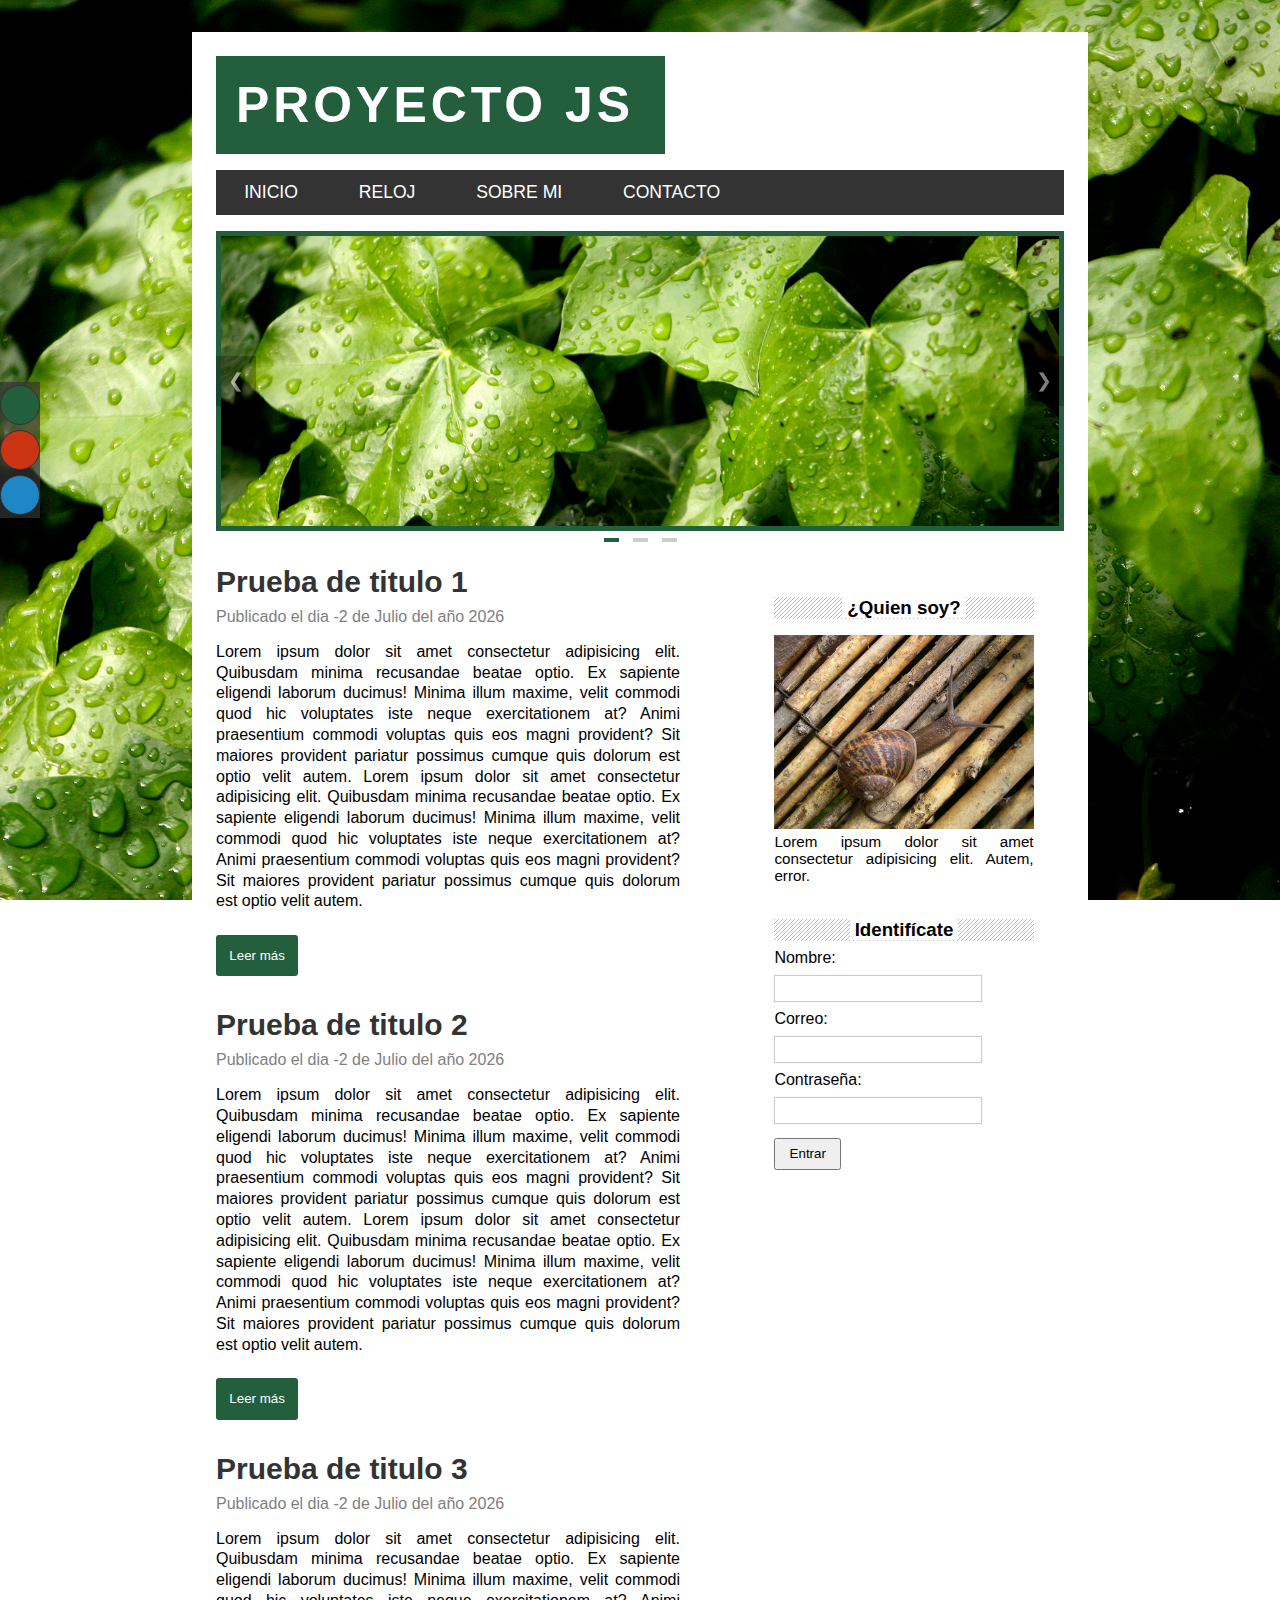
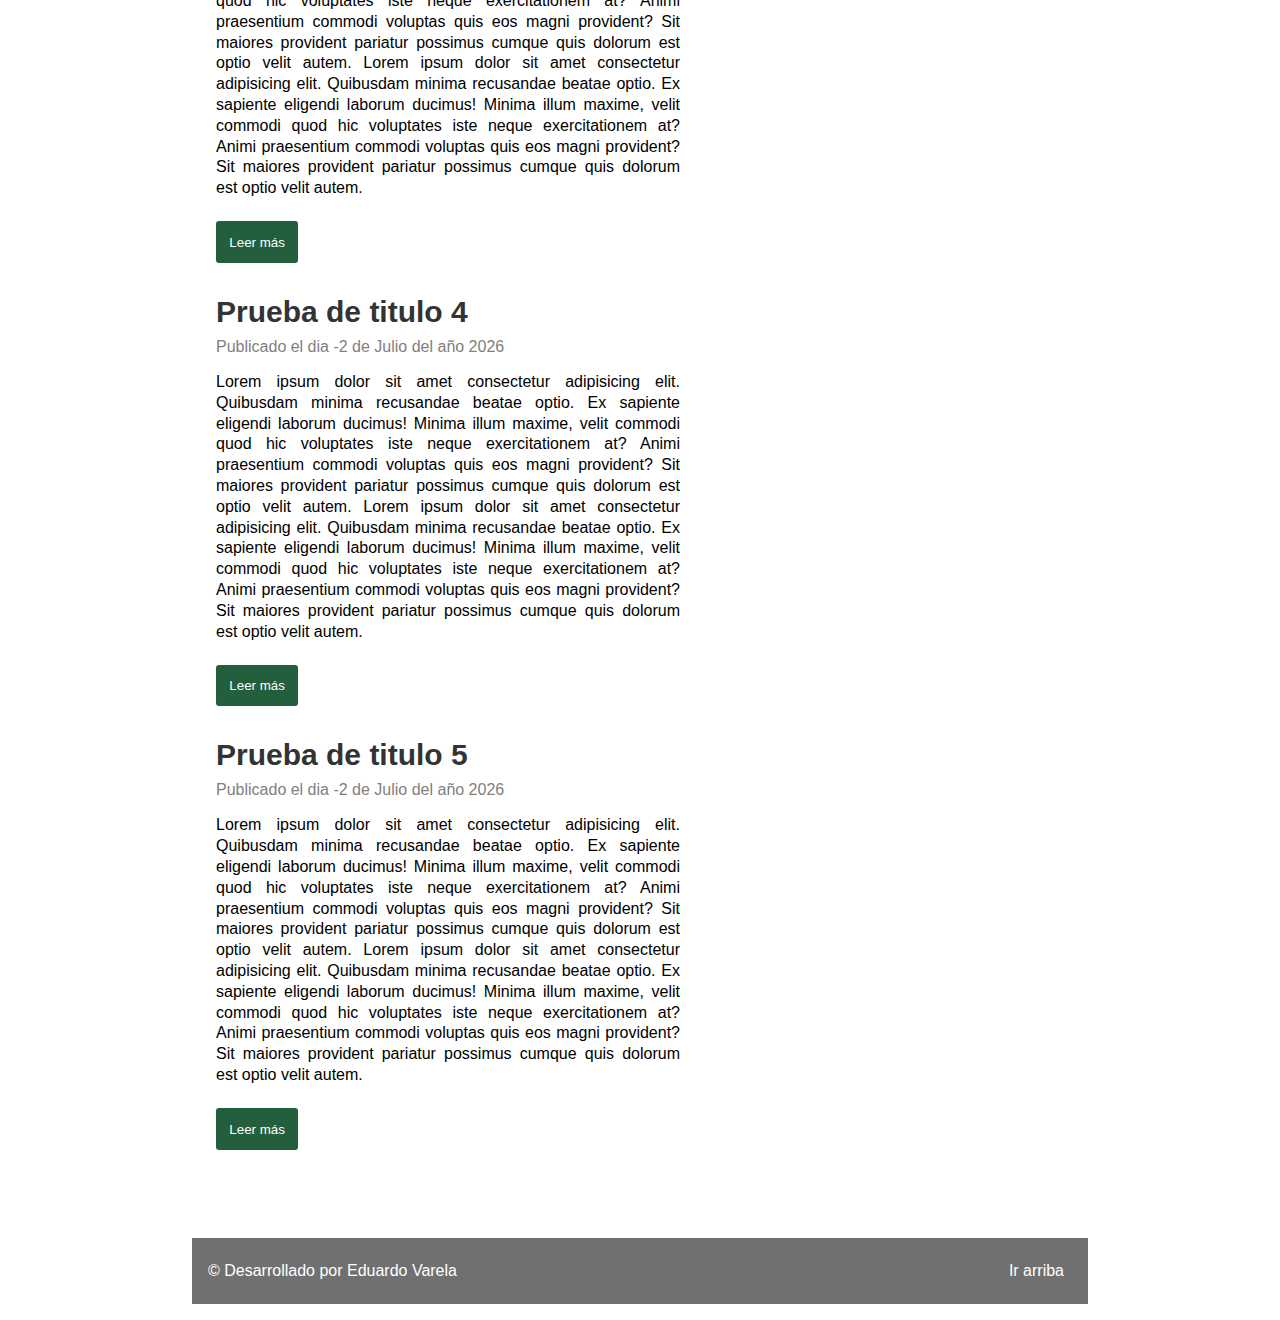
<file: index.html>
<!DOCTYPE html>
<html lang="es">

<head>
    <meta charset="UTF-8">
    <meta name="viewport" content="width=device-width, initial-scale=1.0">
    <title>Proyecto con JavaScript</title>
    <link rel="stylesheet" href="vendor/Glider.js/glider.min.css">
    <link rel="stylesheet" href="css/styles.min.css">
    <link rel="stylesheet" id="theme" href="css/green.min.css">
    <script src="vendor/Glider.js/glider.min.js"></script>
    <script src="js/bundle.js"></script>
</head>

<body>

    <div class="theme-changer-container">
        <div id="green"></div>
        <div id="red"></div>
        <div id="blue"></div>
    </div>

    <main>
        <header>
            <div id="title-container">
                <h1>Proyecto JS</h1>
            </div>
        </header>

        <nav id="menu">
            <a href="index.html">Inicio</a>
            <a href="clock.html">Reloj</a>
            <a href="about.html">Sobre mi</a>
            <a href="contact.html">Contacto</a>
        </nav>

        <section id="slider-container">
            <div class="slider">
                <div><img src="img/hojas.jpg" alt="Hojas"></div>
                <div><img src="img/rojo.jpg" alt="Rojo"></div>
                <div><img src="img/cielo.jpg" alt="Cielo"></div>
            </div>

            <button aria-label="Anterior" class="prev">&#10094;</button>
            <button aria-label="Siguiente" class="next">&#10095;</button>

            <div role="tablist" class="dots"></div>
        </section>

        <div id="main-content">
            <section id="articles-section">

            </section>
            <aside id="sidebar">
                <section id="who-section">
                    <h3 class="section-title"><span>¿Quien soy?</span></h3>
                    <figure id="img-container">
                        <img src="img/caracol.jpg" alt="Eduardo Varela">
                        <figcaption>Lorem ipsum dolor sit amet consectetur adipisicing elit. Autem, error.</figcaption>
                    </figure>
                </section>
                <div id="login-section">
                    <h3 class="section-title"><span>Identifícate</span></h3>
                    <form action="#" id="form-login">
                        <label for="name">Nombre:</label>
                        <input type="text" name="name" id="name" required>

                        <label for="email">Correo:</label>
                        <input type="email" name="email" id="email" required>

                        <label for="password">Contraseña:</label>
                        <input type="password" id="password" required>

                        <input type="submit" value="Entrar">
                    </form>
                </div>
            </aside>
        </div>
    </main>

    <footer>
        <p>&copy; Desarrollado por Eduardo Varela</p>
        <a href="#">Ir arriba</a>
    </footer>
</body>

</html>
</file>
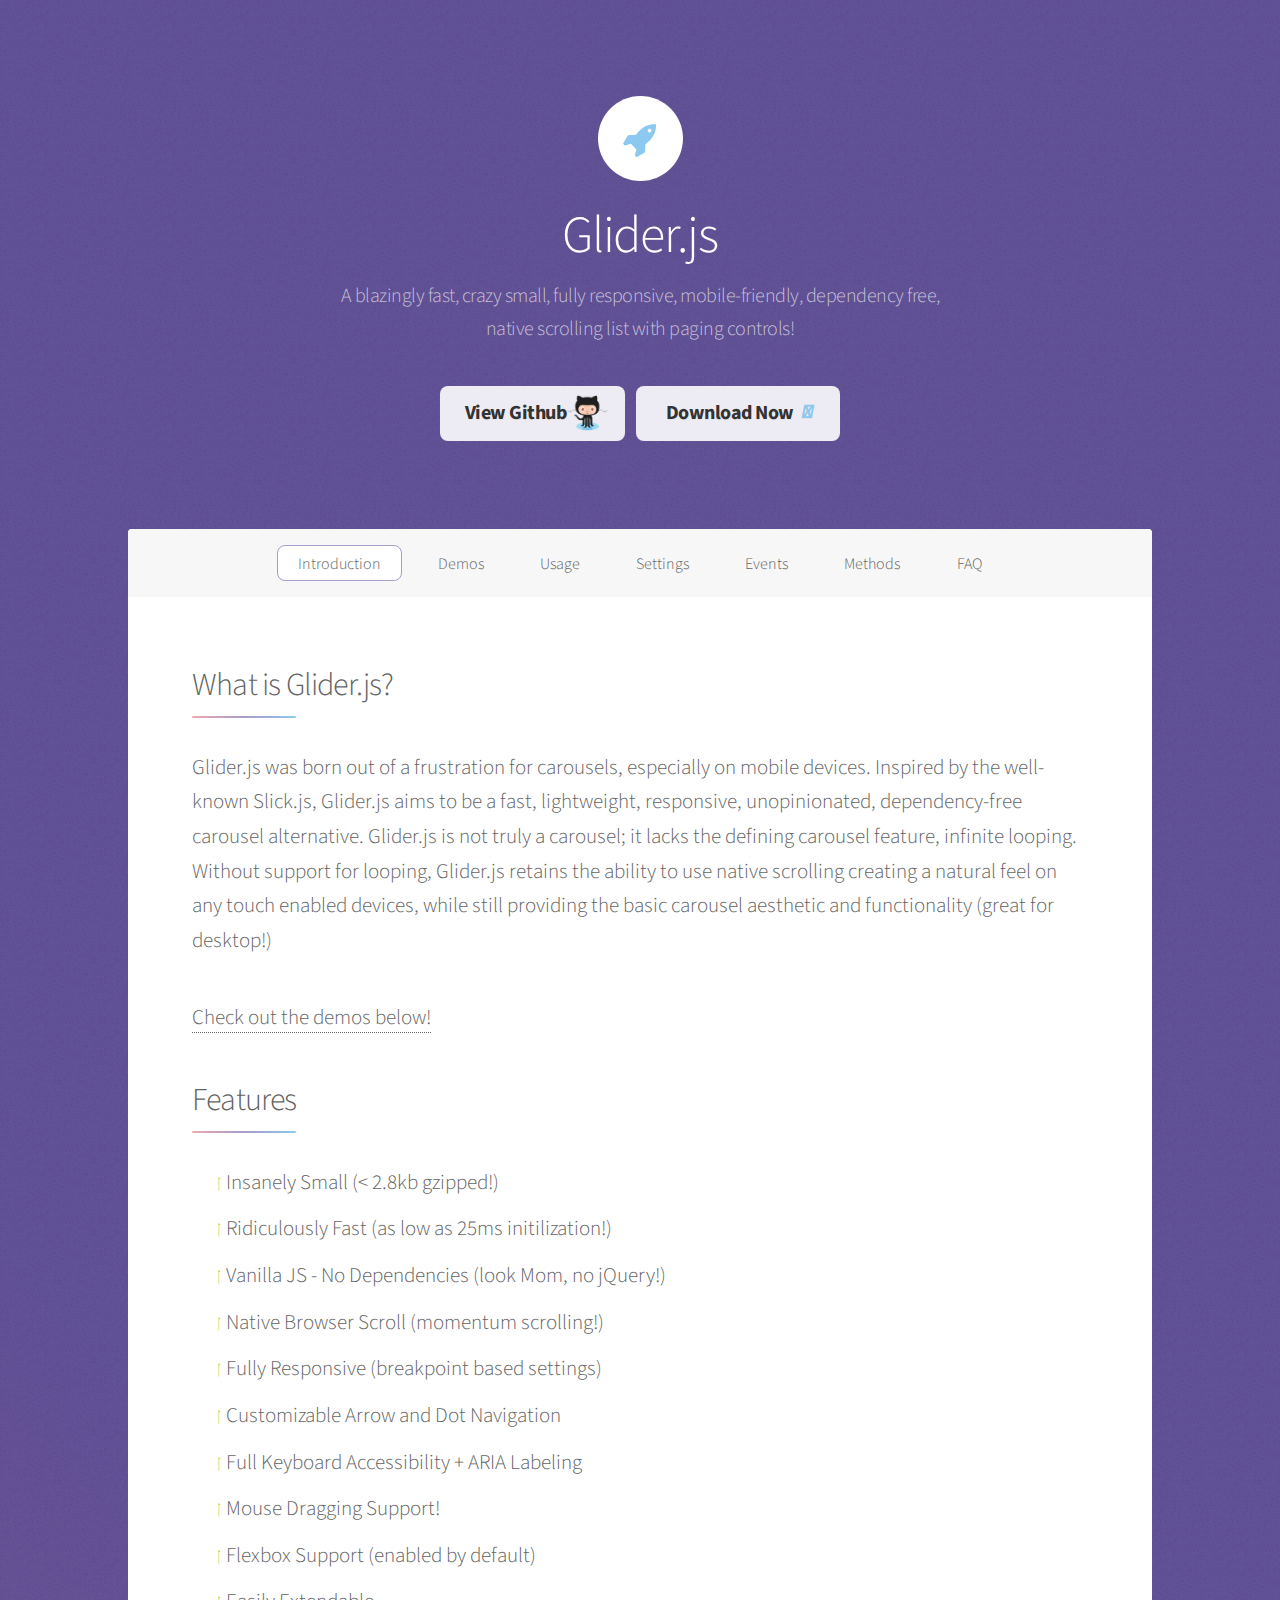
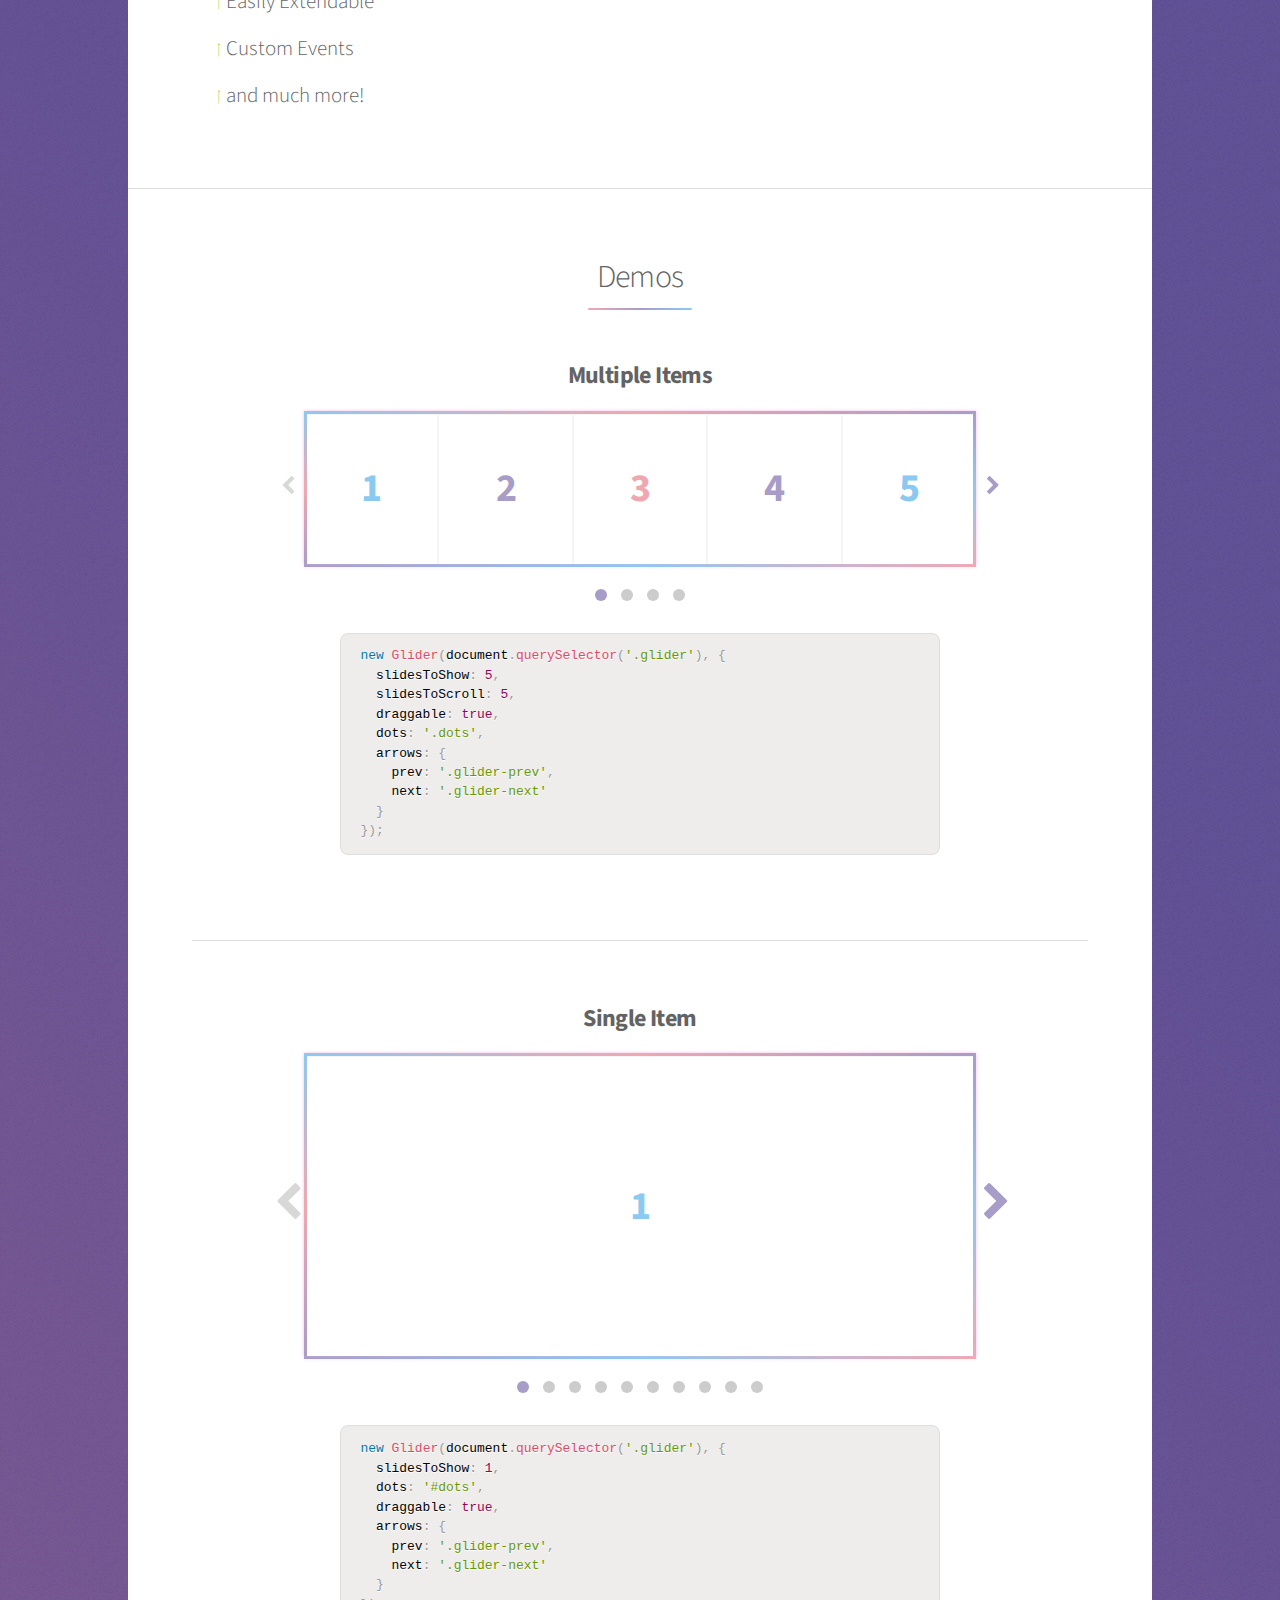
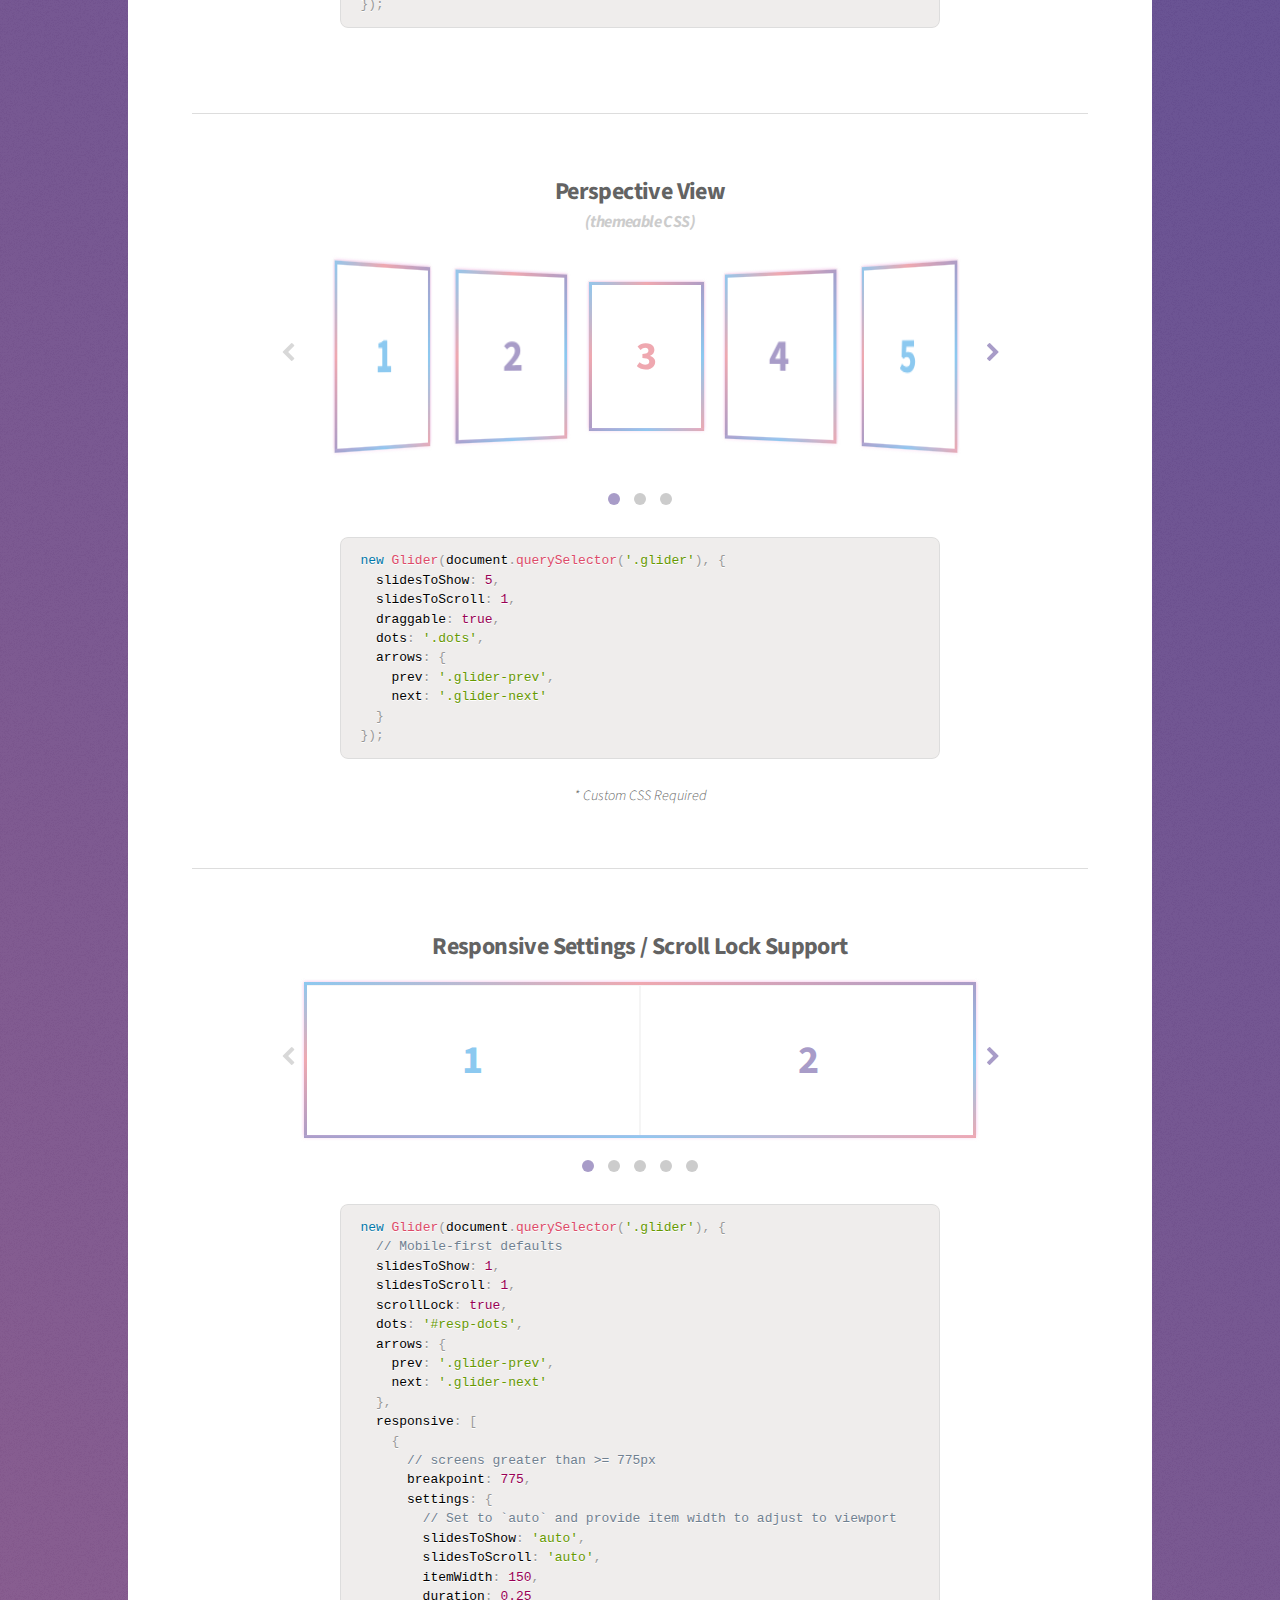
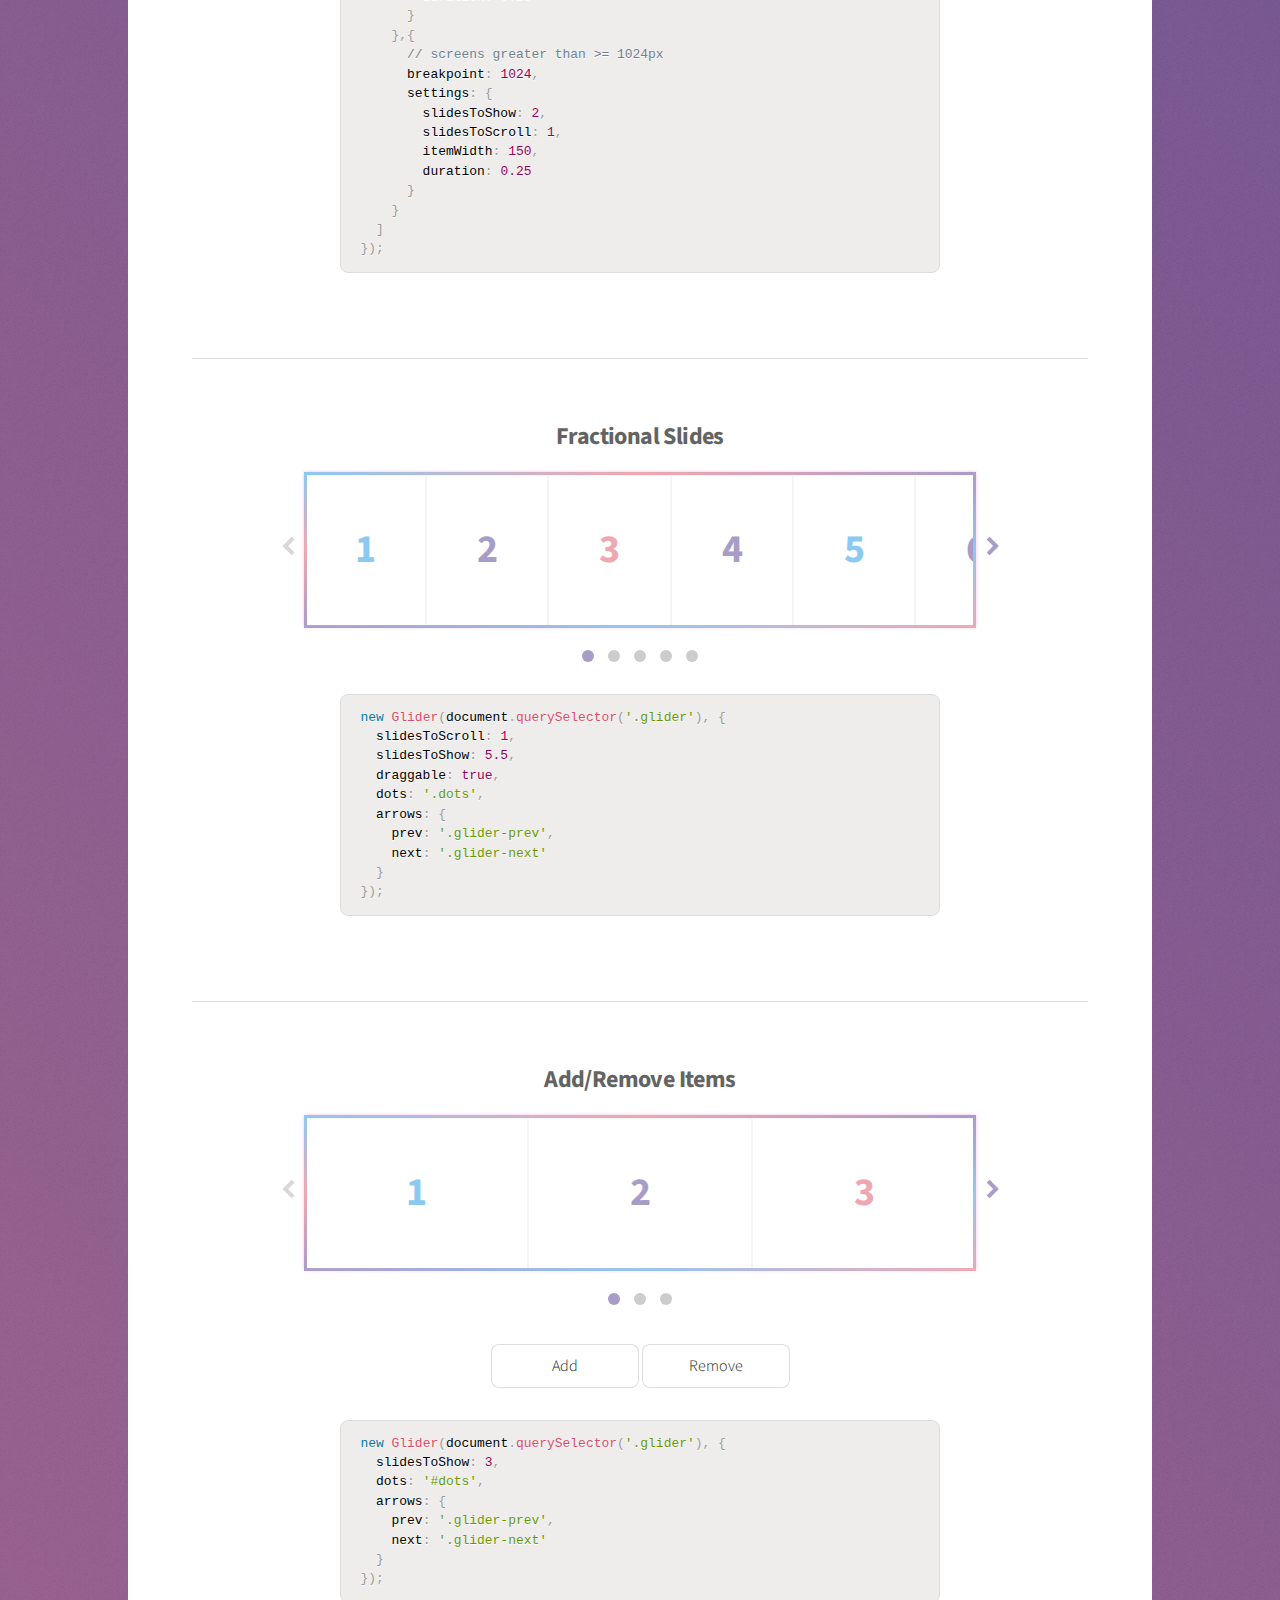
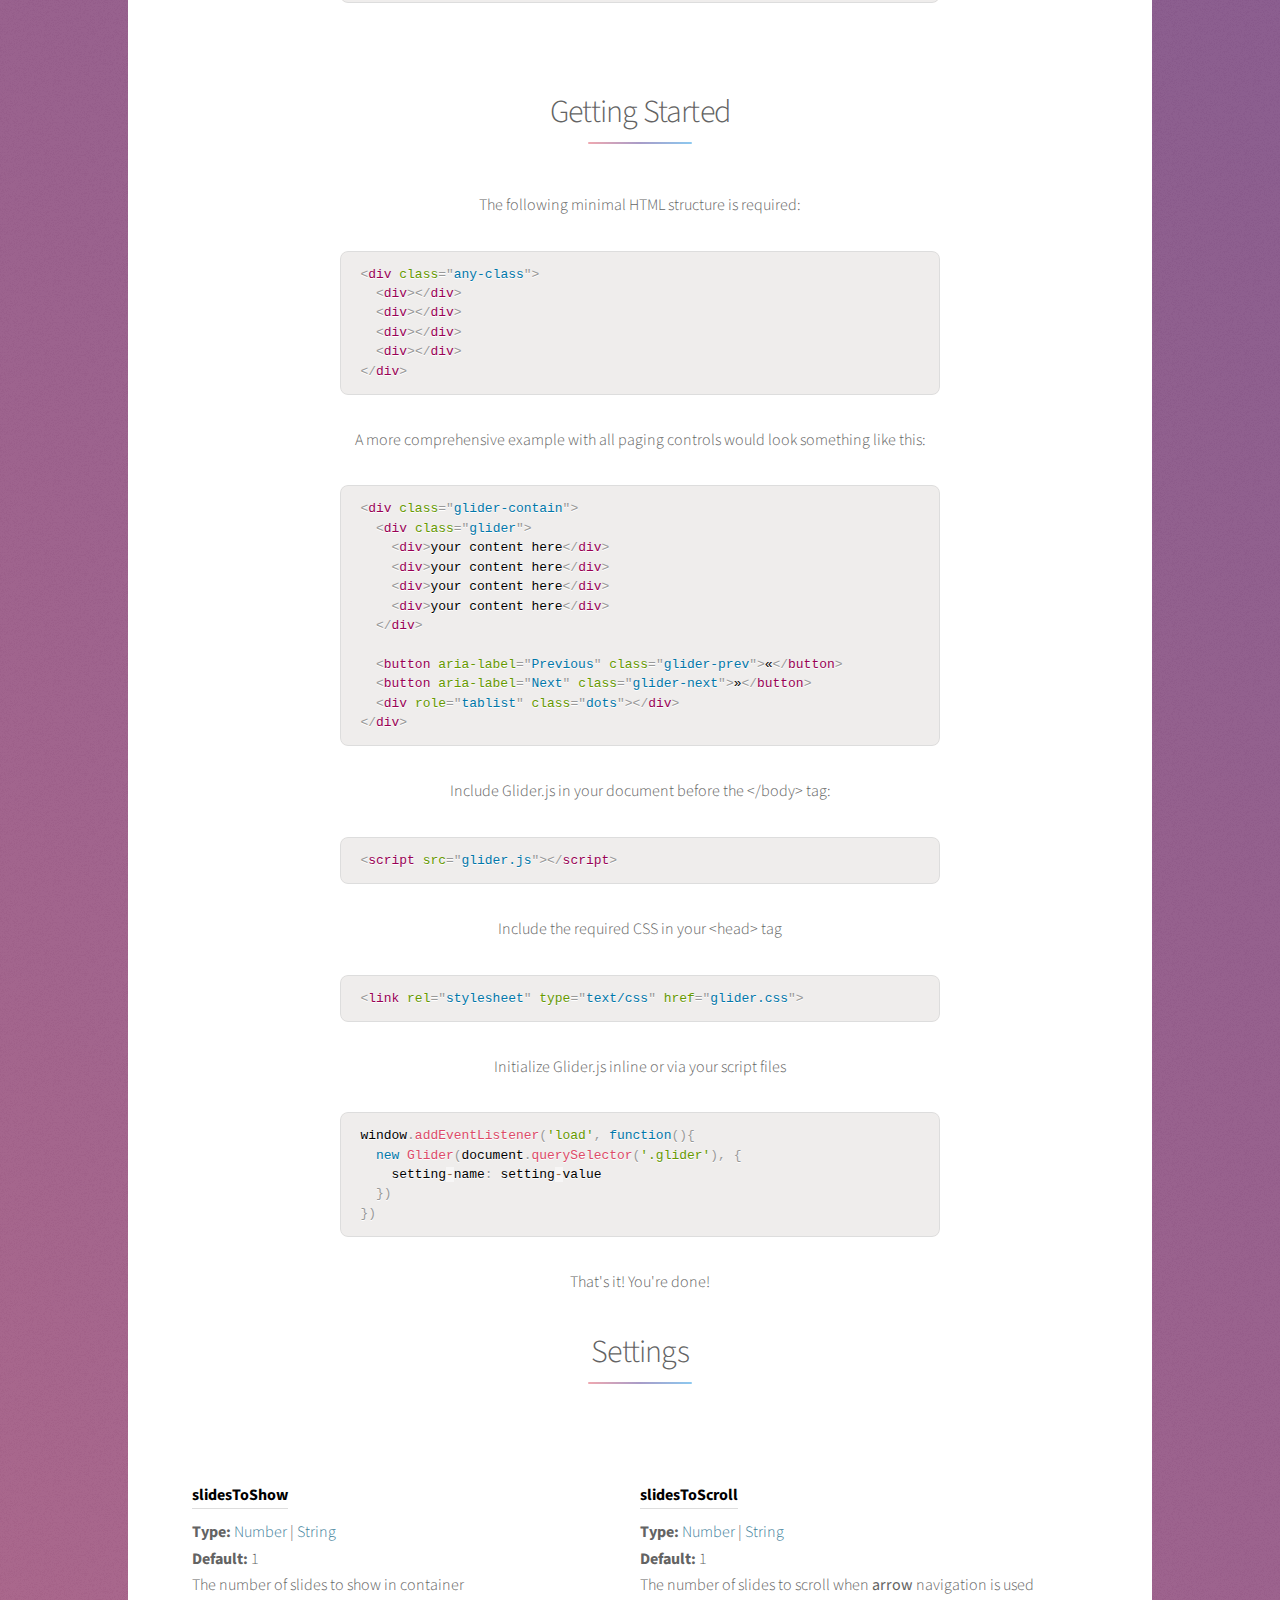
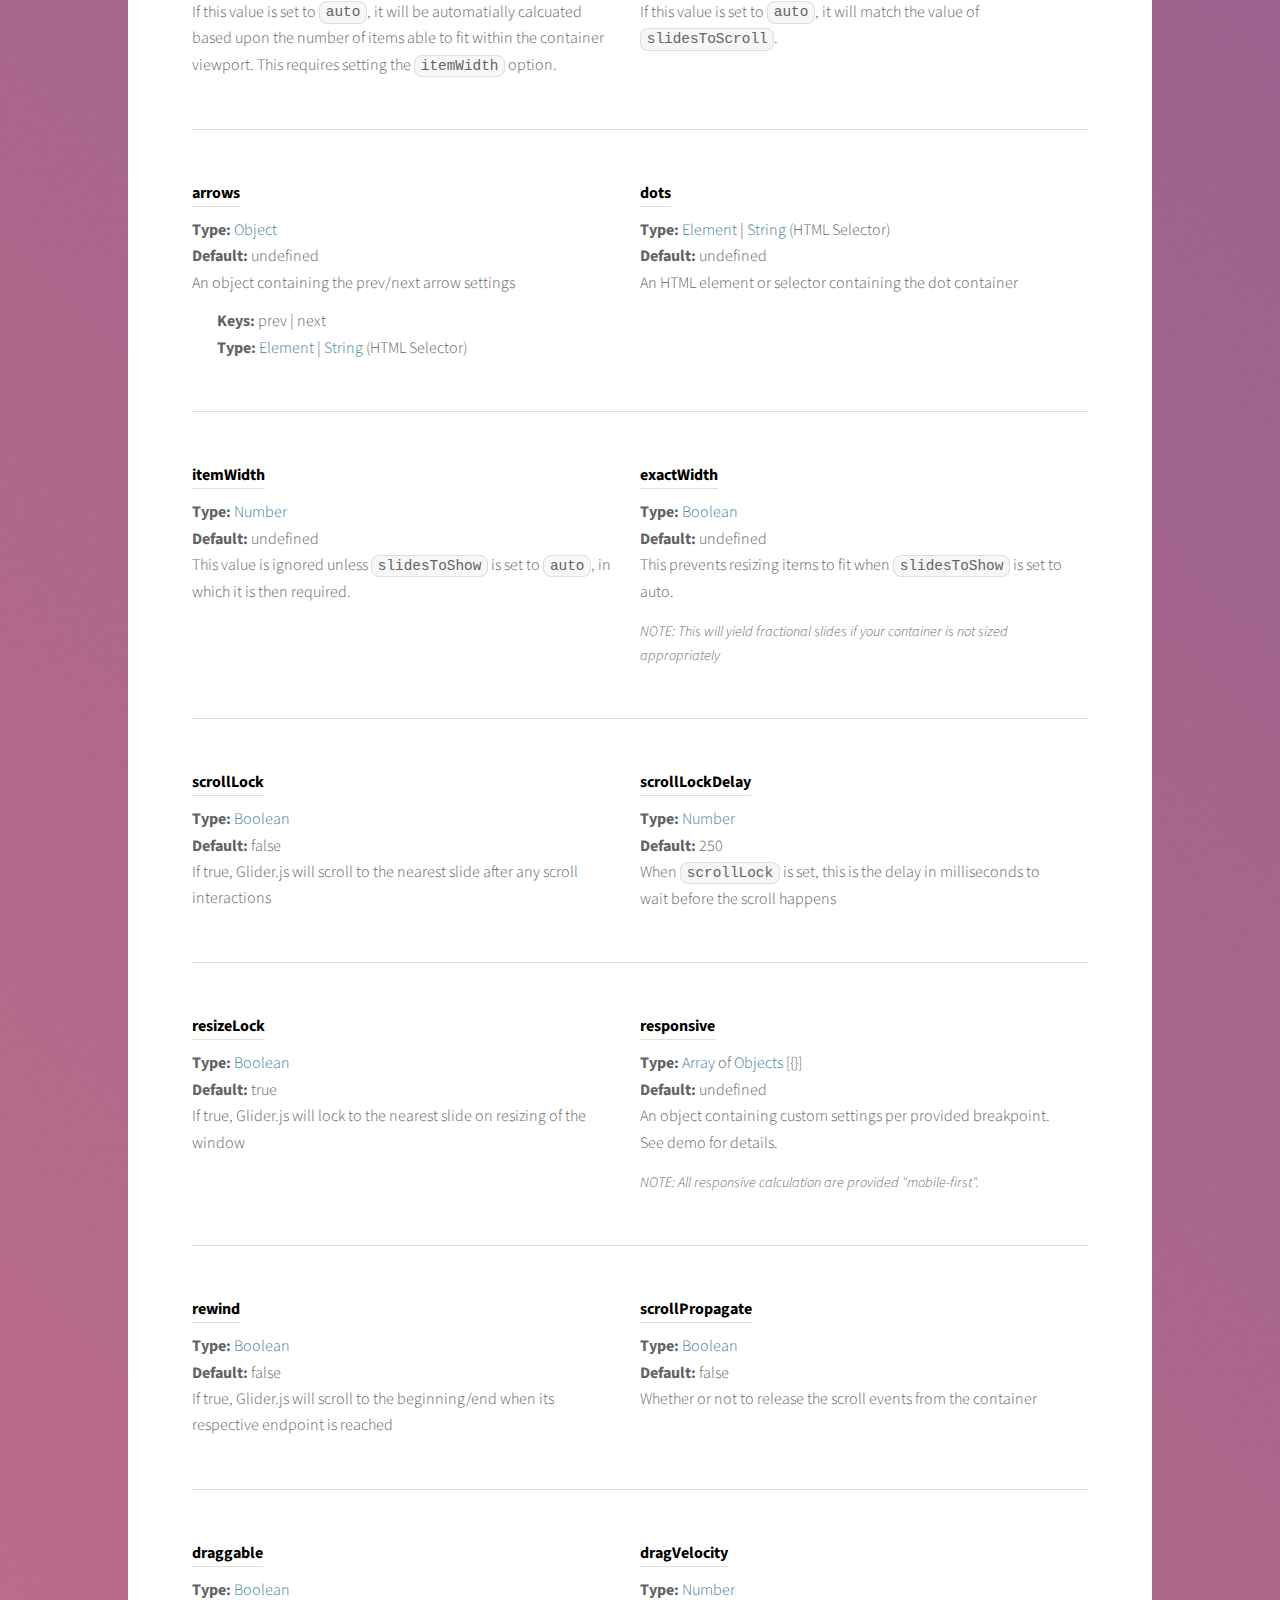
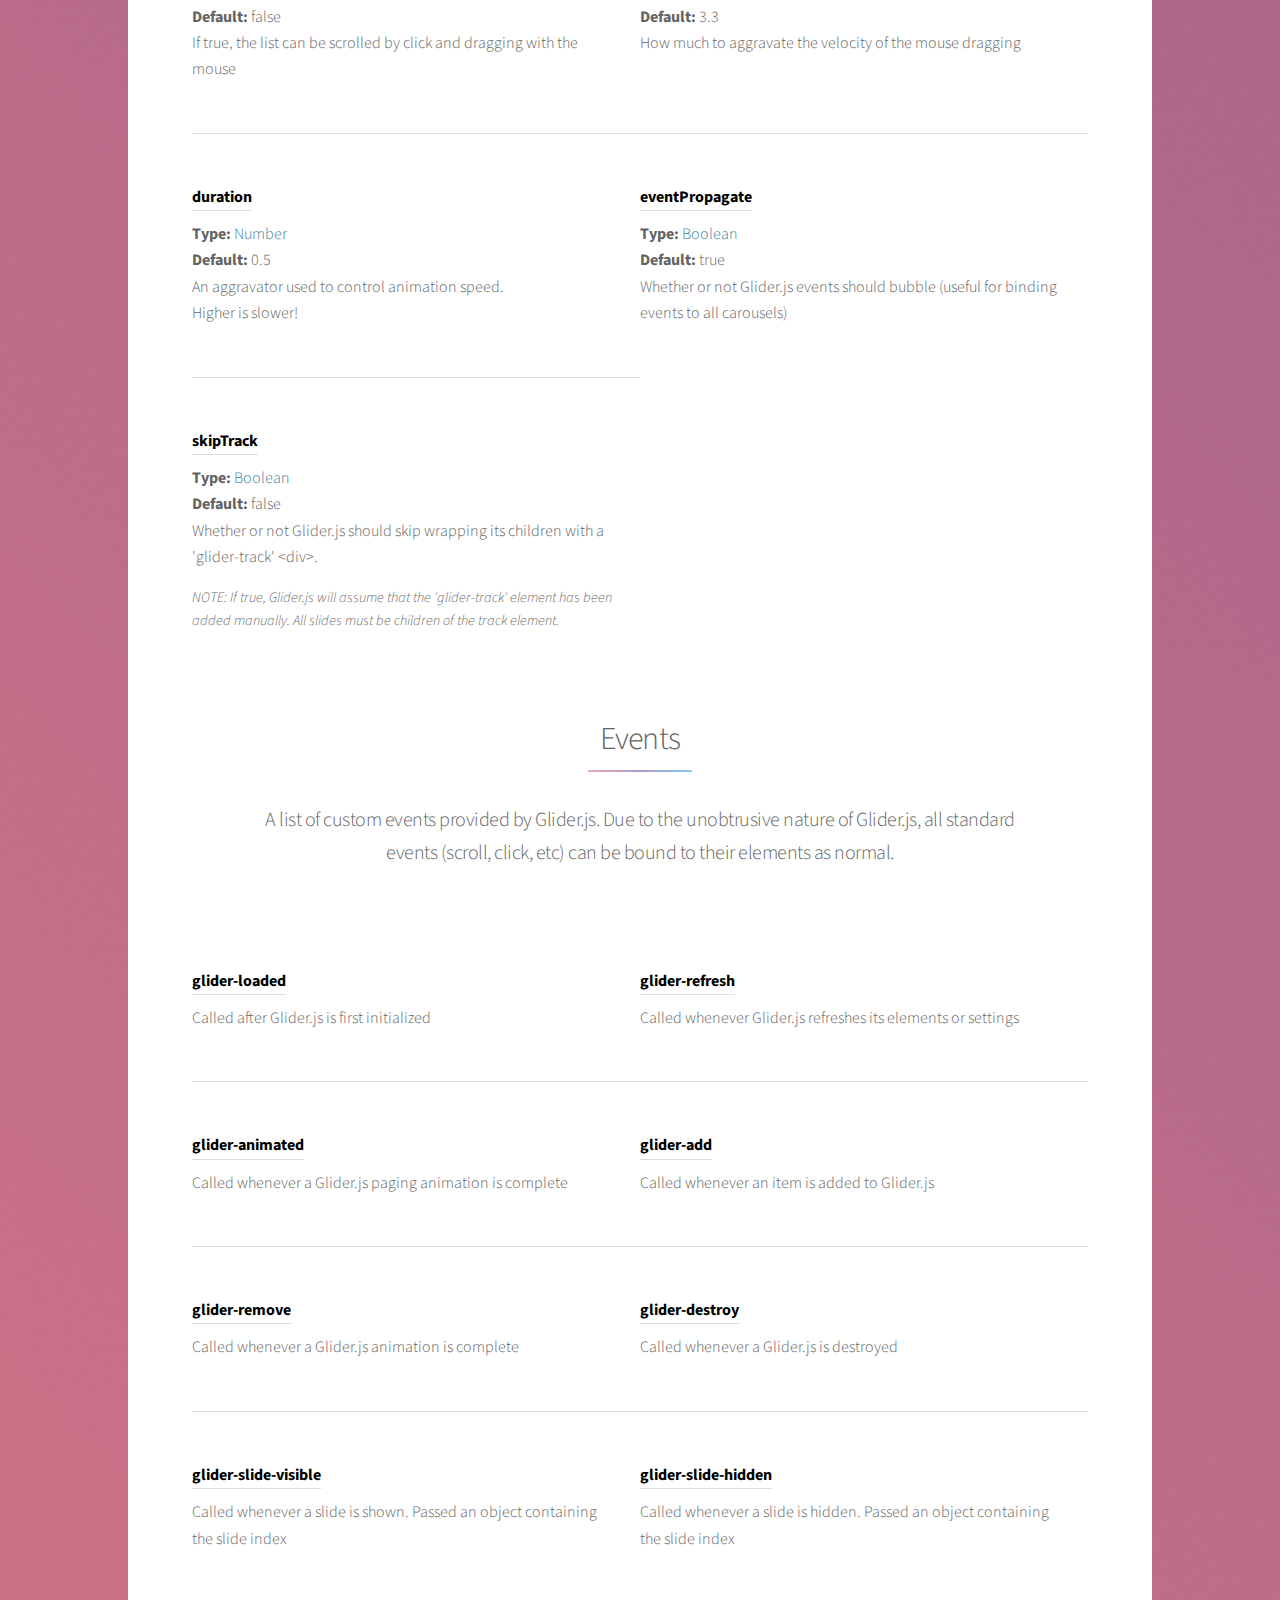
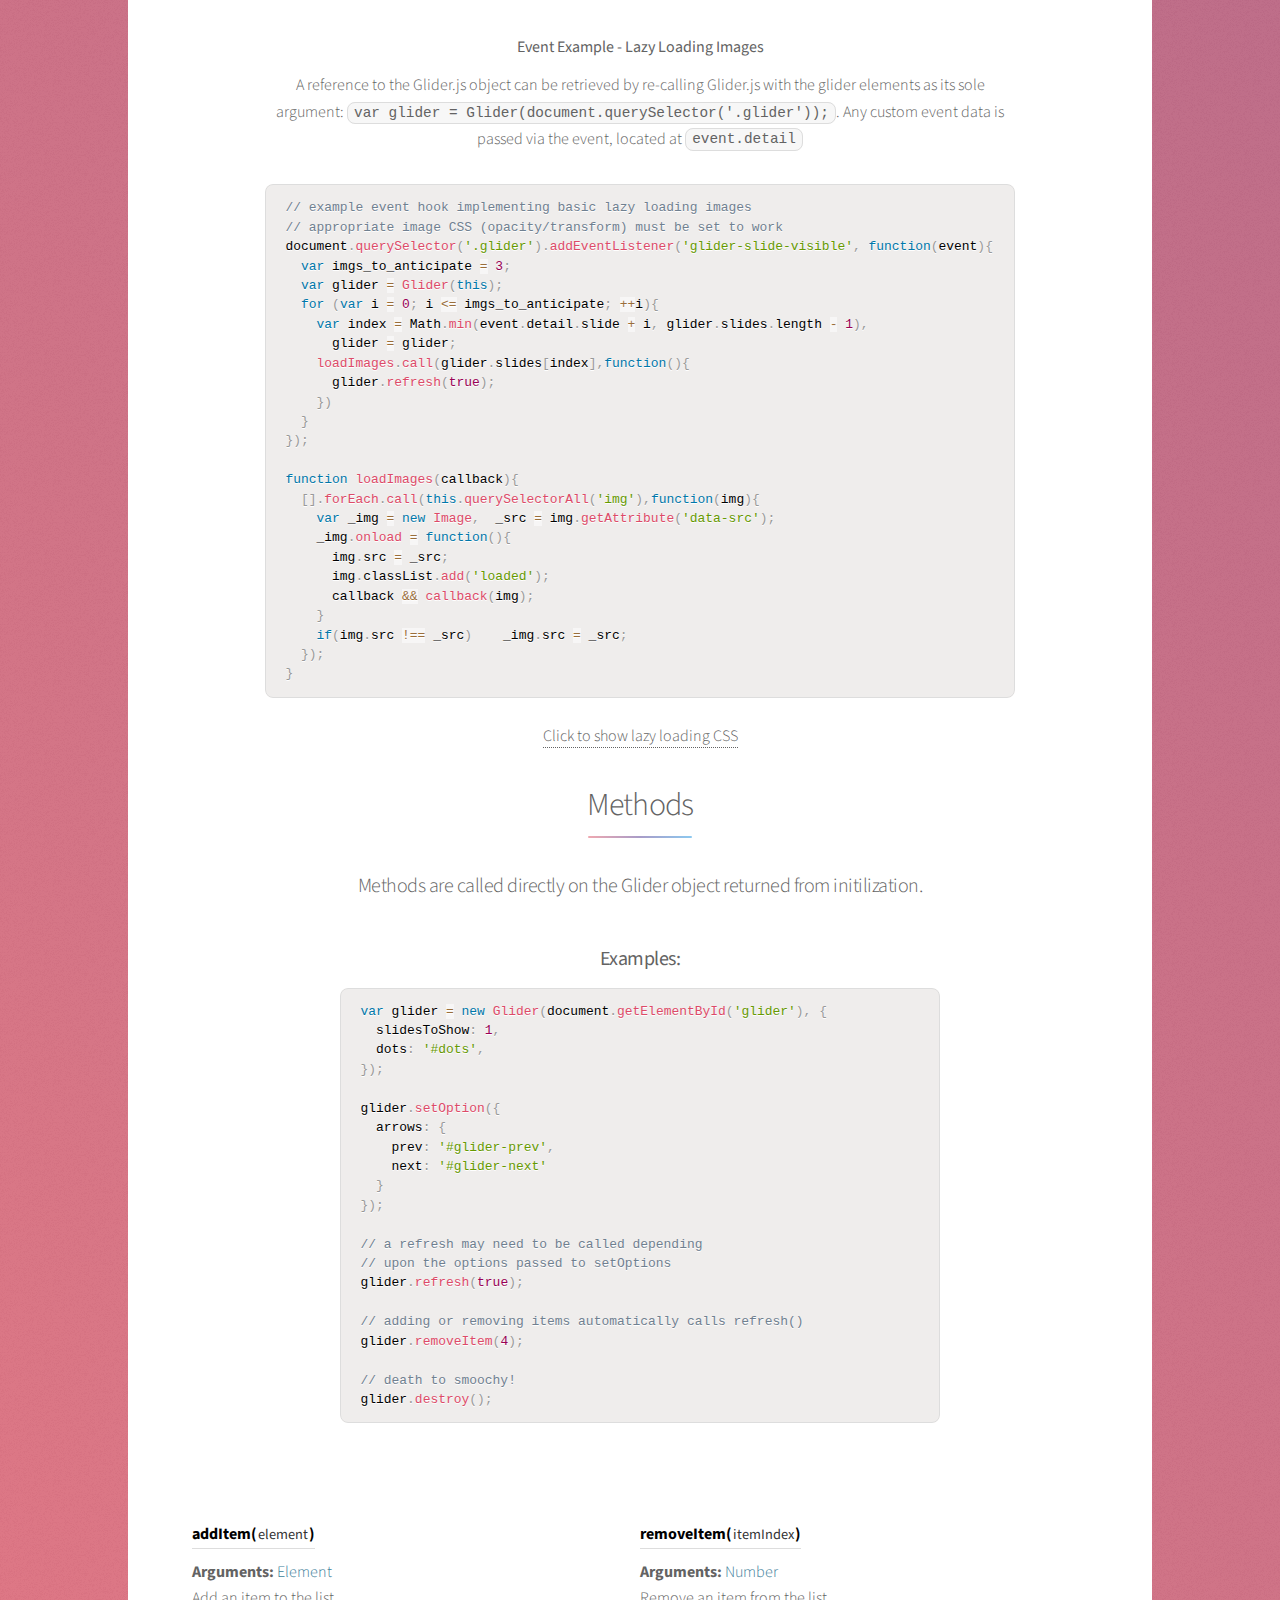
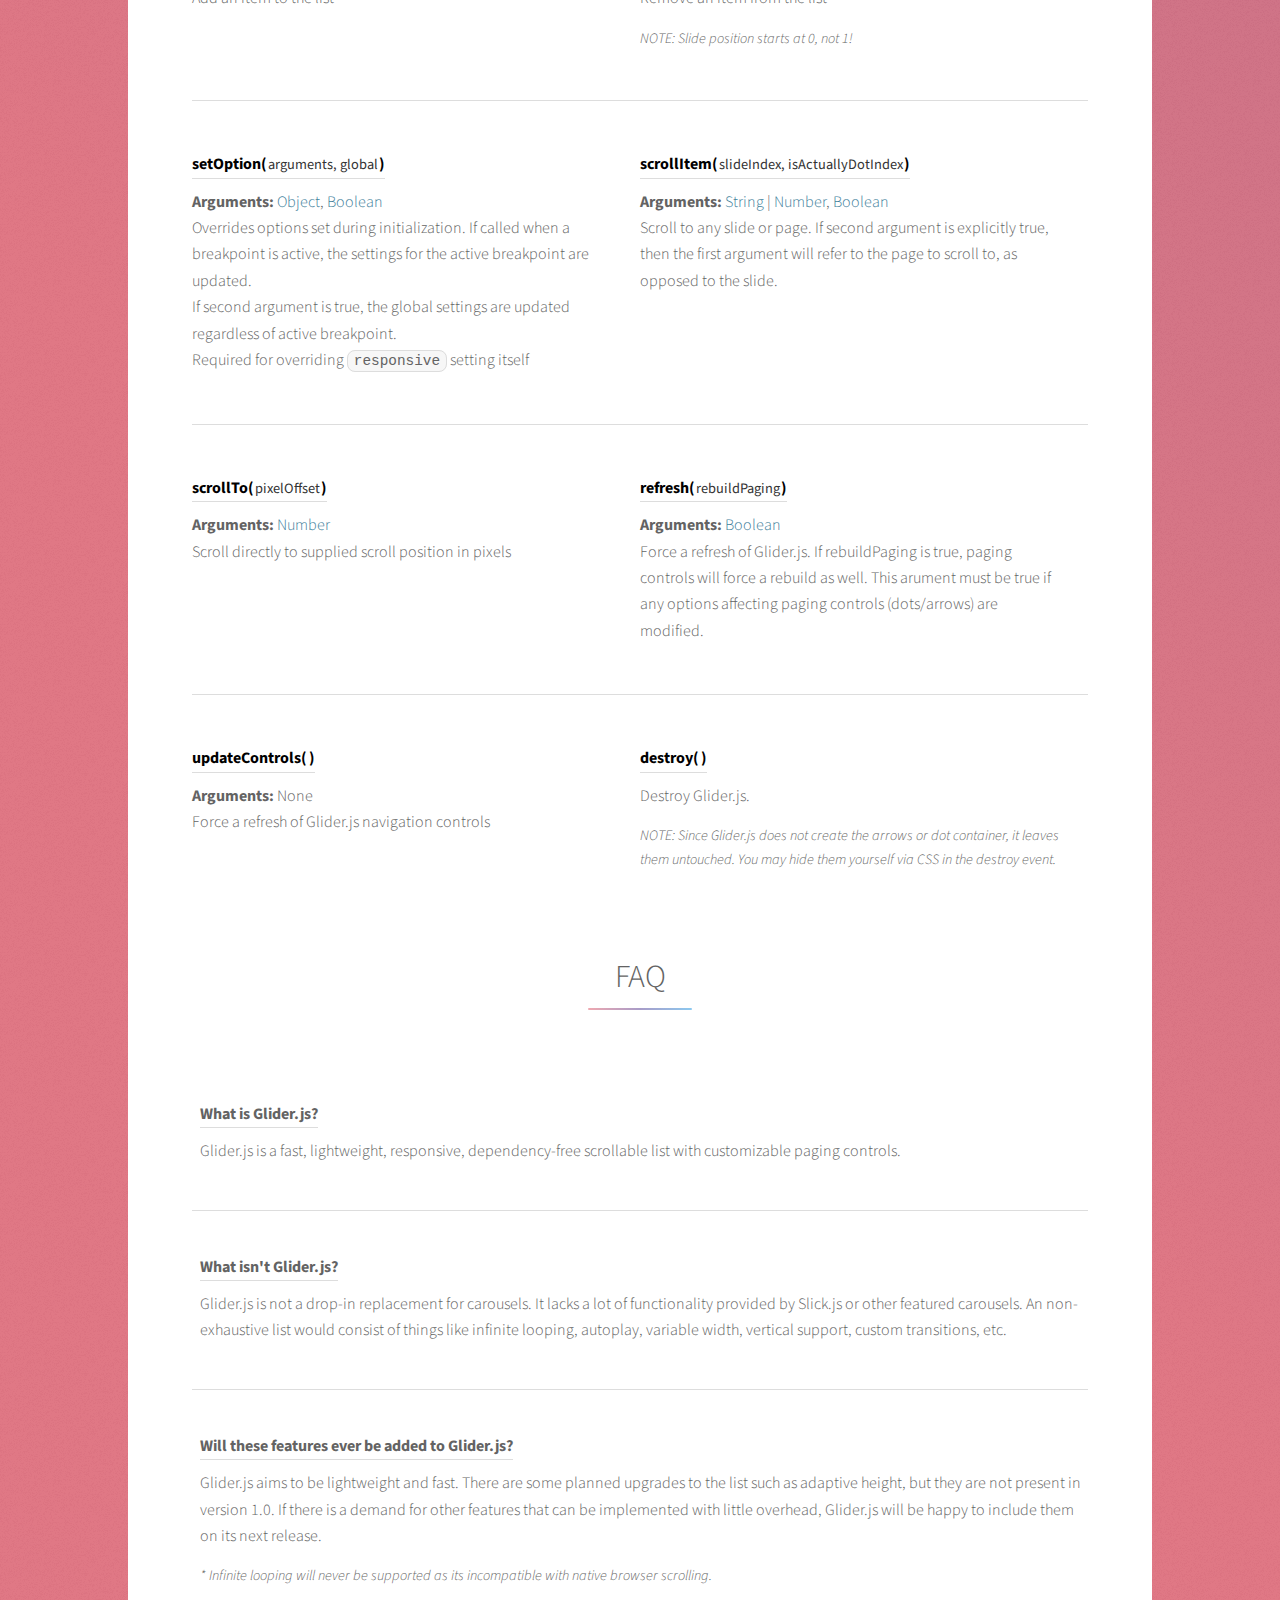
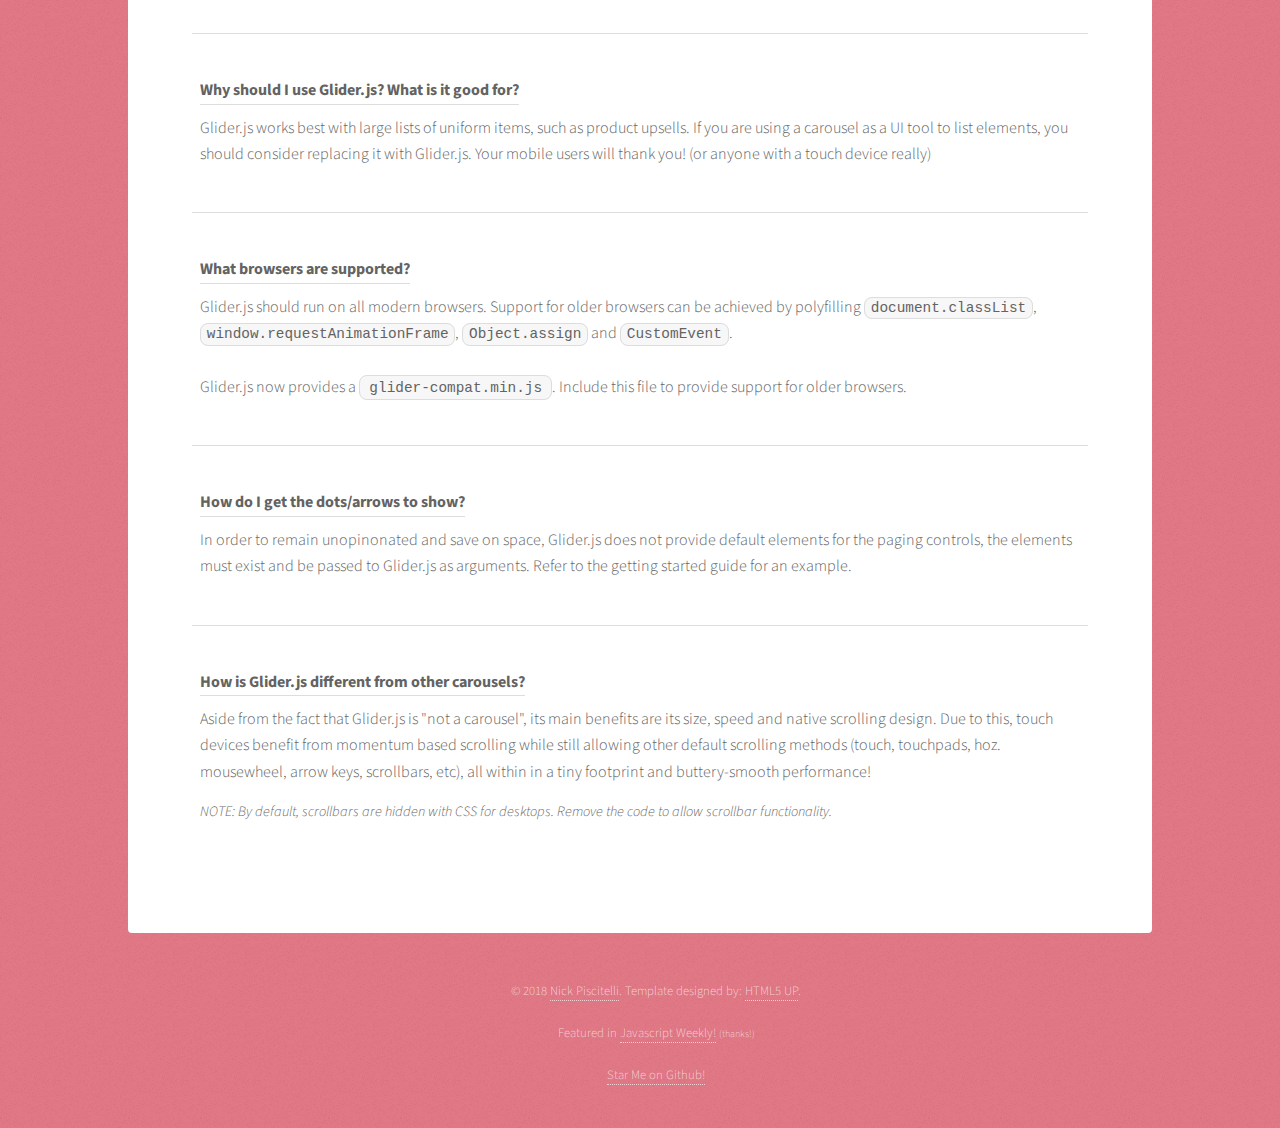
<file: vendor/Glider.js/docs/index.html>
<!DOCTYPE HTML>
<html>
<head>
  <!--

    _____ __ _     __                _
   / ___// /(_)___/ /___  ____      (_)___
  / (_ // // // _  // -_)/ __/_    / /(_-<
  \___//_//_/ \_,_/ \__//_/  (_)__/ //___/
                               |___/

  Version: 1.5
  Author: Nick Piscitelli (pickykneee)
  Website: https://nickpiscitelli.com
  License: MIT License
  Release Date: October 25th, 2018

  -->
  <title>Glider.js - A fast, lightweight carousel alternative</title>
  <meta charset="utf-8" />
  <link rel="shortcut icon" href="favicon.ico" type="image/x-icon" />
  <meta name='viewport' content='width=device-width, initial-scale=1.0, maximum-scale=1.0, user-scalable=0' />
  <link rel="canonical" href="https://nickpiscitelli.github.io/Glider.js/" />
  <link rel="stylesheet" href="https://use.fontawesome.com/releases/v5.4.1/css/all.css" integrity="sha384-5sAR7xN1Nv6T6+dT2mhtzEpVJvfS3NScPQTrOxhwjIuvcA67KV2R5Jz6kr4abQsz" crossorigin="anonymous">
  <link rel="stylesheet" href="assets/css/prism.css" />
  <link rel="stylesheet" href="assets/css/main.css" />
  <link rel="canonical" href="https://nickpiscitelli.github.io/Glider.js" />
  <noscript>
    <link rel="stylesheet" href="assets/css/noscript.css" />
  </noscript>
  <script src="assets/js/glider-compat.min.js"></script>
  <script src="assets/js/glider.min.js"></script>
</head>

<body class="is-preload">

  <!-- Wrapper -->
  <div id="wrapper">

    <!-- Header -->
    <header id="header" class="alt">
      <span class="logo"><img src="images/logo.svg" alt="" /></span>
      <h1>Glider.js</h1>
      <p>
        A blazingly fast, crazy small, fully responsive, mobile-friendly, dependency free,
        native scrolling list with paging controls!
      </p>
      <p>
        <a href="https://github.com/NickPiscitelli/Glider.js" class="button github">
          <img class="octo" src="images/octo.png" > <span class="mobileHide">View</span> Github
        </a>
        &nbsp;
        <a onclick="ga('send','event','Download Button');" href="https://github.com/NickPiscitelli/Glider.js/archive/master.zip" class="button">
          Download <span class="mobileHide">Now</span>
        <i class="zip fas fa-download dl-icon"></i>
        </a>
      </p>
    </header>

    <!-- Nav -->
    <nav id="nav">
      <ul>
        <li><a href="#intro" class="active">Introduction</a></li>
        <li><a href="#demos">Demos</a></li>
        <li><a href="#usage">Usage</a></li>
        <li><a href="#settings">Settings</a></li>
        <li><a href="#events">Events</a></li>
        <li><a href="#methods">Methods</a></li>
        <li><a href="#faq">FAQ</a></li>
      </ul>
    </nav>
    <!-- Main -->
    <div id="main">
      <!-- Introduction -->
      <section id="intro" class="main">
        <div class="spotlight">
          <div class="content">
            <header class="major">
              <h2>What is Glider.js?</h2>
            </header>
            <p>
              Glider.js was born out of a frustration for carousels, especially on mobile devices. Inspired by the well-known Slick.js, Glider.js aims
              to be a fast, lightweight, responsive, unopinionated, dependency-free carousel alternative. Glider.js is not truly a carousel; it lacks
              the defining carousel feature, infinite looping. Without support for looping, Glider.js retains the ability to use native scrolling creating
              a natural feel on any touch enabled devices, while still providing the basic carousel aesthetic and functionality (great for desktop!)
            </p>
            <p>
              <a href="#demos" class="smooth-scroll">Check out the demos below!</a>
            </p>

            <header class="major">
              <h2>Features</h2>
            </header>
            <ul class="script-features">
              <li><i class="fas fa-check"></i>Insanely Small (&lt; 2.8kb gzipped!)</li>
              <li><i class="fas fa-check"></i>Ridiculously Fast (as low as 25ms initilization!)</li>
              <li><i class="fas fa-check"></i>Vanilla JS - No Dependencies (look Mom, no jQuery!)</li>
              <li><i class="fas fa-check"></i>Native Browser Scroll (momentum scrolling!)</li>
              <li><i class="fas fa-check"></i>Fully Responsive (breakpoint based settings)</li>
              <li><i class="fas fa-check"></i>Customizable Arrow and Dot Navigation</li>
              <li><i class="fas fa-check"></i>Full Keyboard Accessibility + ARIA Labeling</li>
              <li><i class="fas fa-check"></i>Mouse Dragging Support!</li>
              <li><i class="fas fa-check"></i>Flexbox Support (enabled by default)</li>
              <li><i class="fas fa-check"></i>Easily Extendable</li>
              <li><i class="fas fa-check"></i>Custom Events</li>
              <li><i class="fas fa-check"></i>and much more!</li>
            </ul>
          </div>
        </div>
      </section>
  
      <!-- First Section -->
      <section id="demos" class="main special">
        <header class="major">
          <h2>Demos</h2>
        </header>

        <div class="demo first">
          <h2>Multiple Items</h2>
          <div data-name="Multiple Item" class="glider-contain multiple">
            <div class="gradient-border-bottom">
              <div class="gradient-border">
                <div class="glider" id="glider-double">
                  <div><h1>1</h1></div>
                  <div><h1>2</h1></div>
                  <div><h1>3</h1></div>
                  <div><h1>4</h1></div>
                  <div><h1>5</h1></div>
                  <div><h1>6</h1></div>
                  <div><h1>7</h1></div>
                  <div><h1>8</h1></div>
                  <div><h1>9</h1></div>
                  <div><h1>10</h1></div>
                  <div><h1>11</h1></div>
                  <div><h1>12</h1></div>
                  <div><h1>13</h1></div>
                  <div><h1>14</h1></div>
                  <div><h1>15</h1></div>
                  <div><h1>16</h1></div>
                  <div><h1>17</h1></div>
                  <div><h1>18</h1></div>
                </div>
              </div>
            </div>
            <button role="button" aria-label="Previous" class="glider-prev" id="glider-prev-2"><i class="fa fa-chevron-left"></i></i></button>
            <button role="button" aria-label="Next" class="glider-next" id="glider-next-2"><i class="fa fa-chevron-right"></i></i></button>
            <div id="dots2"></div>
          </div>
          <script>
            window.addEventListener('load', function () {
              window.glides = new Glider(document.getElementById('glider-double'), {
                slidesToShow: 5,
                slidesToScroll: 5,
                draggable: true,
                dots: '#dots2',
                arrows: {
                  prev: '#glider-prev-2',
                  next: '#glider-next-2'
                }
              })
            });
          </script>
          <pre class="line-numbers language-javascript">
            <code class="line-numbers language-javascript">
              new Glider(document.querySelector('.glider'), {
                slidesToShow: 5,
                slidesToScroll: 5,
                draggable: true,
                dots: '.dots',
                arrows: {
                  prev: '.glider-prev',
                  next: '.glider-next'
                }
              });
            </code>
          </pre>
        </div>


        <div class="demo">
          <h2>Single Item</h2>
          <div data-name="Single Item" class="glider-contain">
            <div class="gradient-border-bottom">
              <div class="gradient-border">
                <div class="glider" id="glider-single">
                  <div><h1>1</h1></div>
                  <div><h1>2</h1></div>
                  <div><h1>3</h1></div>
                  <div><h1>4</h1></div>
                  <div><h1>5</h1></div>
                  <div><h1>6</h1></div>
                  <div><h1>7</h1></div>
                  <div><h1>8</h1></div>
                  <div><h1>9</h1></div>
                  <div><h1>10</h1></div>
                </div>
              </div>
            </div>
            <button role="button" aria-label="Previous" class="glider-prev" id="glider-prev"><i class="fa fa-chevron-left"></i></i></button>
            <button role="button" aria-label="Next" class="glider-next" id="glider-next"><i class="fa fa-chevron-right"></i></i></button>
            <div id="dots"></div>
          </div>
          <script>
            window.addEventListener('load', function(){
              new Glider(document.getElementById('glider-single'), {
                slidesToShow: 1,
                dots: '#dots',
                draggable: true,
                arrows: {
                  prev: '#glider-prev',
                  next: '#glider-next'
                },
                easing: function (x, t, b, c, d) {
                  return c*(t/=d)*t + b;
                }
              });
            });
          </script>

          <pre class="line-numbers language-javascript">
            <code class="line-numbers language-javascript">
              new Glider(document.querySelector('.glider'), {
                slidesToShow: 1,
                dots: '#dots',
                draggable: true,
                arrows: {
                  prev: '.glider-prev',
                  next: '.glider-next'
                }
              });
            </code>
          </pre>
        </div>

        <div class="demo persp">
          <h2>Perspective View<span class="aside">(themeable CSS)</span></h2>
          <div data-name="Perspective View" class="glider-contain multiple">
            <div class="glider glider-persp" id="glider-persp">
              <div><div class="gradient-border-bottom"><div class="gradient-border"><h1>1</h1></div></div></div>
              <div><div class="gradient-border-bottom"><div class="gradient-border"><h1>2</h1></div></div></div>
              <div><div class="gradient-border-bottom"><div class="gradient-border"><h1>3</h1></div></div></div>
              <div><div class="gradient-border-bottom"><div class="gradient-border"><h1>4</h1></div></div></div>
              <div><div class="gradient-border-bottom"><div class="gradient-border"><h1>5</h1></div></div></div>
              <div><div class="gradient-border-bottom"><div class="gradient-border"><h1>6</h1></div></div></div>
              <div><div class="gradient-border-bottom"><div class="gradient-border"><h1>7</h1></div></div></div>
              <div><div class="gradient-border-bottom"><div class="gradient-border"><h1>8</h1></div></div></div>
              <div><div class="gradient-border-bottom"><div class="gradient-border"><h1>9</h1></div></div></div>
              <div><div class="gradient-border-bottom"><div class="gradient-border"><h1>10</h1></div></div></div>
              <div><div class="gradient-border-bottom"><div class="gradient-border"><h1>11</h1></div></div></div>
              <div><div class="gradient-border-bottom"><div class="gradient-border"><h1>12</h1></div></div></div>
              <div><div class="gradient-border-bottom"><div class="gradient-border"><h1>13</h1></div></div></div>
              <div><div class="gradient-border-bottom"><div class="gradient-border"><h1>14</h1></div></div></div>
              <div><div class="gradient-border-bottom"><div class="gradient-border"><h1>15</h1></div></div></div>
            </div>
            <button role="button" aria-label="Previous" class="glider-prev" id="glider-prev-per"><i class="fa fa-chevron-left"></i></i></button>
            <button role="button" aria-label="Next" class="glider-next" id="glider-next-per"><i class="fa fa-chevron-right"></i></i></button>
            <div id="dots-per"></div>
          </div>
          <script>
            window.addEventListener('load', function () {
              window.glides = new Glider(document.getElementById('glider-persp'), {
                slidesToShow: 5,
                slidesToScroll: 1,
                draggable: true,
                dots: '#dots-per',
                arrows: {
                  prev: '#glider-prev-per',
                  next: '#glider-next-per'
                }
              })
            });
          </script>
          <pre class="line-numbers language-javascript">
            <code class="line-numbers language-javascript">
              new Glider(document.querySelector('.glider'), {
                slidesToShow: 5,
                slidesToScroll: 1,
                draggable: true,
                dots: '.dots',
                arrows: {
                  prev: '.glider-prev',
                  next: '.glider-next'
                }
              });
            </code>
          </pre>
          <span class="aside">* Custom CSS Required</span>
        </div>
        <div class="demo">
          <h2>Responsive Settings / Scroll Lock Support</h2>
          <div data-name="Responsive Settings" class="glider-contain multiple">
            <div class="gradient-border-bottom">
              <div class="gradient-border">
                <div class="glider" id="glider-resp">
                  <div><h1>1</h1></div>
                  <div><h1>2</h1></div>
                  <div><h1>3</h1></div>
                  <div><h1>4</h1></div>
                  <div><h1>5</h1></div>
                  <div><h1>6</h1></div>
                  <div><h1>7</h1></div>
                  <div><h1>8</h1></div>
                  <div><h1>9</h1></div>
                  <div><h1>10</h1></div>
                </div>
              </div>
            </div>
            <button role="button" aria-label="Previous" class="glider-prev" id="glider-prev-resp"><i class="fa fa-chevron-left"></i></i></button>
            <button role="button" aria-label="Next" class="glider-next" id="glider-next-resp"><i class="fa fa-chevron-right"></i></i></button>
            <div id="resp-dots"></div>
          </div>
          <script>
            window.addEventListener('load',function(){
              new Glider(document.querySelector('#glider-resp'), {
                // Mobile-first defaults
                slidesToShow: 1,
                slidesToScroll: 1,
                scrollLock: true,
                dots: '#resp-dots',
                arrows: {
                  prev: '#glider-prev-resp',
                  next: '#glider-next-resp'
                },
                responsive: [
                  {
                    breakpoint: 775,
                    settings: {
                      slidesToShow: 'auto',
                      slidesToScroll: 'auto',
                      itemWidth: 150,
                      duration: 0.25
                    }
                  },{
                    breakpoint: 1024,
                    settings: {
                      slidesToShow: 2,
                      slidesToScroll: 1,
                      itemWidth: 150,
                      duration: 0.25
                    }
                  }
                ]
              })
            });
          </script>

          <pre class="line-numbers language-javascript">
            <code class="line-numbers language-javascript">
              new Glider(document.querySelector('.glider'), {
                // Mobile-first defaults
                slidesToShow: 1,
                slidesToScroll: 1,
                scrollLock: true,
                dots: '#resp-dots',
                arrows: {
                  prev: '.glider-prev',
                  next: '.glider-next'
                },
                responsive: [
                  {
                    // screens greater than >= 775px
                    breakpoint: 775,
                    settings: {
                      // Set to `auto` and provide item width to adjust to viewport
                      slidesToShow: 'auto',
                      slidesToScroll: 'auto',
                      itemWidth: 150,
                      duration: 0.25
                    }
                  },{
                    // screens greater than >= 1024px
                    breakpoint: 1024,
                    settings: {
                      slidesToShow: 2,
                      slidesToScroll: 1,
                      itemWidth: 150,
                      duration: 0.25
                    }
                  }
                ]
              });
            </code>
          </pre>
        </div>

        <div class="demo">
          <h2>Fractional Slides</h2>
          <div data-name="Fractional Slides" class="glider-contain multiple">
            <div class="gradient-border-bottom">
              <div class="gradient-border">
                <div class="glider" id="glider-cut">
                  <div><h1>1</h1></div>
                  <div><h1>2</h1></div>
                  <div><h1>3</h1></div>
                  <div><h1>4</h1></div>
                  <div><h1>5</h1></div>
                  <div><h1>6</h1></div>
                  <div><h1>7</h1></div>
                  <div><h1>8</h1></div>
                  <div><h1>9</h1></div>
                  <div><h1>10</h1></div>
                  <div><h1>11</h1></div>
                  <div><h1>12</h1></div>
                  <div><h1>13</h1></div>
                  <div><h1>14</h1></div>
                  <div><h1>15</h1></div>
                  <div><h1>16</h1></div>
                  <div><h1>17</h1></div>
                  <div><h1>18</h1></div>
                  <div><h1>19</h1></div>
                  <div><h1>20</h1></div>
                  <div><h1>21</h1></div>
                  <div><h1>22</h1></div>
                  <div><h1>23</h1></div>
                  <div><h1>24</h1></div>
                </div>
              </div>
            </div>
            <button role="button" aria-label="Previous" class="glider-prev" id="cut-prev"><i class="fa fa-chevron-left"></i></i></button>
            <button role="button" aria-label="Next" class="glider-next" id="cut-next"><i class="fa fa-chevron-right"></i></i></button>
            <div role="tablist" id="frac-dots"></div>
          </div>
          <script>
            window.addEventListener('load',function(){
              var glider = new Glider(document.getElementById('glider-cut'), {
                slidesToScroll: 1,
                slidesToShow: 5.5,
                draggable: true,
                dots: '#frac-dots',
                arrows: {
                  prev: '#cut-prev',
                  next: '#cut-next'
                }
              });
            })
          </script>

          <pre class="line-numbers language-javascript">
            <code class="line-numbers language-javascript">
              new Glider(document.querySelector('.glider'), {
                slidesToScroll: 1,
                slidesToShow: 5.5,
                draggable: true,
                dots: '.dots',
                arrows: {
                  prev: '.glider-prev',
                  next: '.glider-next'
                }
              });
            </code>
          </pre>
        </div>

        <div class="demo">
          <div id="add"><h1></h1></div>
          <h2>Add/Remove Items</h2>
          <div data-name="Add/Remove Items" class="glider-contain multiple">
            <div class="gradient-border-bottom">
              <div class="gradient-border">
                <div class="glider" id="glider-add">
                  <div><h1>1</h1></div>
                  <div><h1>2</h1></div>
                  <div><h1>3</h1></div>
                  <div><h1>4</h1></div>
                  <div><h1>5</h1></div>
                  <div><h1>6</h1></div>
                  <div><h1>7</h1></div>
                  <div><h1>8</h1></div>
                  <div><h1>9</h1></div>
                </div>
              </div>
            </div>
            <button role="button" aria-label="Previous" class="glider-prev" id="glider-prev-add"><i class="fa fa-chevron-left"></i></i></button>
            <button role="button" aria-label="Next" class="glider-next" id="glider-next-add"><i class="fa fa-chevron-right"></i></i></button>
            <div id="add-dots"></div>
          </div>
          <p class="buttons">
            <a class="button" id="addSlide">Add</a>
            <a class="button" id="removeSlide">Remove</a>
          </p>
          <script>
          window.addEventListener('load',function(){
            var glider = new Glider(document.getElementById('glider-add'), {
              slidesToShow: 3,
              duration: .6,
              dots: '#add-dots',
              arrows: {
                prev: '#glider-prev-add',
                next: '#glider-next-add'
              }
            });
            document.getElementById('addSlide').addEventListener('click',function(){
              var ele = document.getElementById('add').cloneNode(true);
              ele.id = '';
              ele.querySelector('h1').textContent = glider.slides.length + 1;
              glider.addItem(ele);
              try{
                ga('send','event','Add/Remove Item', 'Add')
              } catch(ex){}
            });
            document.getElementById('removeSlide').addEventListener('click',function(){
              glider.removeItem(glider.slides.length - 1);
              try{
                ga('send','event','Add/Remove Item', 'Remove')
              } catch(ex){}
            });
          })
          </script>

          <pre class="line-numbers language-javascript">
            <code class="line-numbers language-javascript">
              new Glider(document.querySelector('.glider'), {
                slidesToShow: 3,
                dots: '#dots',
                arrows: {
                  prev: '.glider-prev',
                  next: '.glider-next'
                }
              });
            </code>
          </pre>
        </div>
        <!--
        <div class="demo">
          <div id="add"><h1></h1></div>
          <h2>Demo with Content</h2>
          <div class="glider-contain content">
            <div class="glider" id="glider-content">
              <div>
                <div class="gradient-border-bottom">
                  <div class="gradient-border">
                    <div class="article">
                      <img src="http://placehold.it/150/C9E1F5/FFFFFF?text=$_">
                      <h4 class="cool-border">Awesome JS</h4>
                      <p>Wow! Can you believe that Glider.js is only 1.7kb gzipped?! That's pretty small!</p>
                      <a class="read-more">Read More</a>
                    </div>
                  </div>
                </div>
              </div>
              <div>
                <div class="gradient-border-bottom">
                  <div class="gradient-border">
                    <div class="article">
                      <img src="http://placehold.it/150/C9E1F5/FFFFFF?text=>_">
                      <h4 class="cool-border short">JS Weekly</h4>
                      <p>New library Glider.js has absolutely no dependenices! jQuery?  What's that?</p>
                      <a class="read-more">Read More</a>
                    </div>
                  </div>
                </div>
              </div>
              <div>
                <div class="gradient-border-bottom">
                  <div class="gradient-border">
                    <div class="article">
                      <img src="http://placehold.it/150/C9E1F5/FFFFFF?text=0x">
                      <h4 class="cool-border long">Readers MD5 Digest</h4>
                      <p>Glider.js - Wow. Just wow. A must have for any product upsell or content list!</p>
                      <a class="read-more">Read More</a>
                    </div>
                  </div>
                </div>
              </div>
              <div>
                <div class="gradient-border-bottom">
                  <div class="gradient-border">
                    <div class="article">
                      <img src="http://placehold.it/150/C9E1F5/FFFFFF?text=$_">
                      <h4 class="cool-border">Awesome JS</h4>
                      <p>Did you really think they would be different than the previous?</p>
                      <a class="read-more">Read More</a>
                    </div>
                  </div>
                </div>
              </div>
              <div>
                <div class="gradient-border-bottom">
                  <div class="gradient-border">
                    <div class="article">
                      <img src="http://placehold.it/150/C9E1F5/FFFFFF?text=>_">
                      <h4 class="cool-border short">JS Weekly</h4>
                      <p>I'm a programmer, not a writer. Don't expect so much.</p>
                      <a class="read-more">Read More</a>
                    </div>
                  </div>
                </div>
              </div>
              <div>
                <div class="gradient-border-bottom">
                  <div class="gradient-border">
                    <div class="article">
                      <img src="http://placehold.it/150/C9E1F5/FFFFFF?text=0x">
                      <h4 class="cool-border long">Readers SHA1 Digest</h4>
                      <p>Well, at least there was an issue upgrade.</p>
                      <a class="read-more">Read More</a>
                    </div>
                  </div>
                </div>
              </div>
              <div>
                <div class="gradient-border-bottom">
                  <div class="gradient-border">
                    <div class="article">
                      <img src="http://placehold.it/150/C9E1F5/FFFFFF?text=$_">
                      <h4 class="cool-border">Awesome JS</h4>
                      <p>Ok, now you're getting greedy.</p>
                      <a class="read-more">Read More</a>
                    </div>
                  </div>
                </div>
              </div>
              <div>
                <div class="gradient-border-bottom">
                  <div class="gradient-border">
                    <div class="article">
                      <img src="http://placehold.it/150/C9E1F5/FFFFFF?text=>_">
                      <h4 class="cool-border short">JS Weekly</h4>
                      <p>How much content do you think I can produce?</p>
                      <a class="read-more">Read More</a>
                    </div>
                  </div>
                </div>
              </div>
              <div>
                <div class="gradient-border-bottom">
                  <div class="gradient-border">
                    <div class="article">
                      <img src="http://placehold.it/150/C9E1F5/FFFFFF?text=0x">
                      <h4 class="cool-border long">Readers SHA256 Digest</h4>
                      <p>I should have disabled the dots for optimal suspense.</p>
                      <a class="read-more">Read More</a>
                    </div>
                  </div>
                </div>
              </div>
              <div>
                <div class="gradient-border-bottom">
                  <div class="gradient-border">
                    <div class="article">
                      <img src="http://placehold.it/150/C9E1F5/FFFFFF?text=$_">
                      <h4 class="cool-border">Awesome JS</h4>
                      <p>You would have just ended up looking at the arrows anyway.</p>
                      <a class="read-more">Read More</a>
                    </div>
                  </div>
                </div>
              </div>
              <div>
                <div class="gradient-border-bottom">
                  <div class="gradient-border">
                    <div class="article">
                      <img src="http://placehold.it/150/C9E1F5/FFFFFF?text=>_">
                      <h4 class="cool-border short">JS Weekly</h4>
                      <p>At least you know it's almost over soon.</p>
                      <a class="read-more">Read More</a>
                    </div>
                  </div>
                </div>
              </div>
              <div>
                <div class="gradient-border-bottom">
                  <div class="gradient-border">
                    <div class="article">
                      <img src="http://placehold.it/150/C9E1F5/FFFFFF?text=0x">
                      <h4 class="cool-border long">Readers SHA512 Digest</h4>
                      <p>
                        2b38627595da6be<br>
                        Nice hash.
                      </p>
                      <a class="read-more">Read More</a>
                    </div>
                  </div>
                </div>
              </div>
              <div>
                <div class="gradient-border-bottom">
                  <div class="gradient-border">
                    <div class="article">
                      <img src="http://placehold.it/150/C9E1F5/FFFFFF?text=$_">
                      <h4 class="cool-border">Awesome JS</h4>
                      <p>I hope you expected more.</p>
                      <a class="read-more">Read More</a>
                    </div>
                  </div>
                </div>
              </div>
            </div>
            <div id="dots-content"></div>
            <button role="button" aria-label="Previous" class="glider-prev" id="glider-prev-content"><i class="fa fa-chevron-left"></i></i></button>
            <button role="button" aria-label="Next" class="glider-next" id="glider-next-content"><i class="fa fa-chevron-right"></i></i></button>
          </div>
          <script>
            new Glider(document.getElementById('glider-content'), {
              slidesToShow: 1,
              slidesToScroll: 1,
              duration: .75,
              easing: function (x, t, b, c, d) {
                return c*(t/=d)*t + b;
              },
              dots: '#dots-content',
              arrows: {
                prev: '#glider-prev-content',
                next: '#glider-next-content'
              },
              responsive: [{
                breakpoint: 900,
                settings: {
                  slidesToShow: 3,
                  slidesToScroll: 3,
                }
              },{
                breakpoint: 575,
                settings: {
                  slidesToShow: 2,
                  slidesToScroll: 2,
                }
              }]
            });
          </script>

          <pre class="line-numbers language-javascript">
            <code class="line-numbers language-javascript">
              new Glider(document.querySelector('.glider'), {
                slidesToShow: 1,
                slidesToScroll: 1,
                duration: .75,
                // easeInQuad
                easing: function (x, t, b, c, d) {
                  return c*(t/=d)*t + b;
                },
                arrows: {
                  prev: '.glider-prev',
                  next: '.glider-next'
                },
                dots: '#dots',
                responsive: [{
                  breakpoint: 900,
                  settings: {
                    slidesToShow: 3,
                    slidesToScroll: 3,
                  }
                },{
                  breakpoint: 575,
                  settings: {
                    slidesToShow: 2,
                    slidesToScroll: 2,
                  }
                }]
              });
            </code>
          </pre>
        </div>
      </section>
      -->
      <!-- Second Section -->
      <section id="usage" class="main code special">
        <header class="major">
          <h2>Getting Started</h2>
        </header>
        <p>
          The following minimal HTML structure is required:
        </p>
        <pre class="line-numbers language-html">
          <code class="line-numbers language-html">
            &lt;div class="any-class"&gt;
              &lt;div&gt;&lt;/div&gt;
              &lt;div&gt;&lt;/div&gt;
              &lt;div&gt;&lt;/div&gt;
              &lt;div&gt;&lt;/div&gt;
            &lt;/div&gt;
          </code>
        </pre>

        <p>
          A more comprehensive example with all paging controls would
          look something like this:
        </p>
        <pre class="line-numbers language-html">
          <code class="line-numbers language-html">
            &lt;div class="glider-contain"&gt;
              &lt;div class="glider"&gt;
                &lt;div&gt;your content here&lt;/div&gt;
                &lt;div&gt;your content here&lt;/div&gt;
                &lt;div&gt;your content here&lt;/div&gt;
                &lt;div&gt;your content here&lt;/div&gt;
              &lt;/div&gt;

              &lt;button aria-label="Previous" class="glider-prev"&gt;&laquo;&lt;/button&gt;
              &lt;button aria-label="Next" class="glider-next"&gt;&raquo;&lt;/button&gt;
              &lt;div role="tablist" class="dots"&gt;&lt;/div&gt;
            &lt;/div&gt;
          </code>
        </pre>

        <p>
          Include Glider.js in your document before the &lt;/body&gt; tag:
        </p>
        <pre class="line-numbers language-html">
          <code class="line-numbers language-html">
            &lt;script src="glider.js"&gt;&lt;/script&gt;
          </code>
        </pre>

        <p>
          Include the required CSS in your &lt;head&gt; tag
        </p>
        <pre class="line-numbers language-html">
          <code class="line-numbers language-html">
            &lt;link rel="stylesheet" type="text/css" href="glider.css"&gt;
          </code>
        </pre>

        <p>
          Initialize Glider.js inline or via your script files
        </p>
        <pre class="line-numbers language-javascript">
          <code class="line-numbers language-javascript">
            window.addEventListener('load', function(){
              new Glider(document.querySelector('.glider'), {
                setting-name: setting-value
              })
            })
          </code>
        </pre>

        <p>
          That's it! You're done!
        </p>

      </section>

      <!-- Get Started -->
      <section id="settings" class="main special">
        <header class="major">
          <h2>Settings</h2>
        </header>
        <ul class="settings">
          <li>
            <span class="setting-name">slidesToShow</span><br>
            <span class="type">Type:</span> <a href="https://developer.mozilla.org/en-US/docs/Web/JavaScript/Reference/Global_Objects/Number">Number</a> | <a href="https://developer.mozilla.org/en-US/docs/Web/JavaScript/Reference/Global_Objects/String">String</a><br>
            <span class="type default">Default:</span> 1<br>
            The number of slides to show in container<br>

            If this value is set to <code class="slim slimmer">auto</code>, it will be automatially calcuated based upon the number
            of items able to fit within the container viewport. This requires setting the <code class="slim slimmer">itemWidth</code> option.
          </li>
          <li>
            <span class="setting-name">slidesToScroll</span><br>
            <span class="type">Type:</span> <a href="https://developer.mozilla.org/en-US/docs/Web/JavaScript/Reference/Global_Objects/Number">Number</a> | <a href="https://developer.mozilla.org/en-US/docs/Web/JavaScript/Reference/Global_Objects/String">String</a><br>
            <span class="type default">Default:</span> 1<br>
            The number of slides to scroll when <b>arrow</b> navigation is used<br>

            If this value is set to <code class="slim slimmer">auto</code>, it will match the value of <code class="slim slimmer">slidesToScroll</code>.
          </li>
          <li>
            <span class="setting-name">arrows</span><br>
            <span class="type">Type:</span> <a href="https://developer.mozilla.org/en-US/docs/Web/JavaScript/Reference/Global_Objects/Object">Object</a><br>
            <span class="type default">Default:</span> undefined<br>
            An object containing the prev/next arrow settings<br>
            <span class="indent">
              <span class="type">Keys:</span> prev | next<br>
              <span class="type">Type:</span> <a href="https://developer.mozilla.org/en-US/docs/Web/API/Element">Element</a> | <a href="https://developer.mozilla.org/en-US/docs/Web/JavaScript/Reference/Global_Objects/String">String</a> (HTML Selector)<br>
            </span>
          </li>
          <li>
            <span class="setting-name">dots</span><br>
            <span class="type">Type:</span> <a href="https://developer.mozilla.org/en-US/docs/Web/API/Element">Element</a> | <a href="https://developer.mozilla.org/en-US/docs/Web/JavaScript/Reference/Global_Objects/String">String</a> (HTML Selector)<br>
            <span class="type default">Default:</span> undefined<br>
            An HTML element or selector containing the dot container<br>
          </li>
          <li>
            <span class="setting-name">itemWidth</span><br>
            <span class="type">Type:</span> <a href="https://developer.mozilla.org/en-US/docs/Web/JavaScript/Reference/Global_Objects/Number">Number</a><br>
            <span class="type default">Default:</span> undefined<br>
            This value is ignored unless <code class="slim slimmer">slidesToShow</code> is set to <code class="slim slimmer">auto</code>, in which it is then required.
          </li>
          <li>
            <span class="setting-name">exactWidth</span><br>
            <span class="type">Type:</span> <a href="https://developer.mozilla.org/en-US/docs/Web/JavaScript/Reference/Global_Objects/Boolean">Boolean</a><br>
            <span class="type default">Default:</span> undefined<br>
            This prevents resizing items to fit when <code class="slim slimmer">slidesToShow</code> is set to auto.

            <span class="aside">NOTE: This will yield fractional slides if your container is not sized appropriately</span>
          </li>
          <li>
            <span class="setting-name">scrollLock</span><br>
            <span class="type">Type:</span> <a href="https://developer.mozilla.org/en-US/docs/Web/JavaScript/Reference/Global_Objects/Boolean">Boolean</a><br>
            <span class="type default">Default:</span> false<br>
            If true, Glider.js will scroll to the nearest slide after any scroll interactions
          </li>
          <li>
            <span class="setting-name">scrollLockDelay</span><br>
            <span class="type">Type:</span> <a href="https://developer.mozilla.org/en-US/docs/Web/JavaScript/Reference/Global_Objects/Number">Number</a><br>
            <span class="type default">Default:</span> 250<br>
            When <code class="slim slimmer">scrollLock</code> is set, this is the delay in milliseconds to wait before the scroll happens
          </li>
          <li>
            <span class="setting-name">resizeLock</span><br>
            <span class="type">Type:</span> <a href="https://developer.mozilla.org/en-US/docs/Web/JavaScript/Reference/Global_Objects/Boolean">Boolean</a><br>
            <span class="type default">Default:</span> true<br>
            If true, Glider.js will lock to the nearest slide on resizing of the window
          </li>
          <li>
            <span class="setting-name">responsive</span><br>
            <span class="type">Type:</span> <a href="https://developer.mozilla.org/en-US/docs/Web/JavaScript/Reference/Global_Objects/Array">Array</a> of <a href="https://developer.mozilla.org/en-US/docs/Web/JavaScript/Reference/Global_Objects/Object">Objects</a> [{}]<br>
            <span class="type default">Default:</span> undefined<br>
            An object containing custom settings per provided breakpoint. See demo for details.
            <span class="aside">NOTE: All responsive calculation are provided "mobile-first".</span>
          </li>
          <li>
            <span class="setting-name">rewind</span><br>
            <span class="type">Type:</span> <a href="https://developer.mozilla.org/en-US/docs/Web/JavaScript/Reference/Global_Objects/Boolean">Boolean</a><br>
            <span class="type default">Default:</span> false<br>
            If true, Glider.js will scroll to the beginning/end when its respective endpoint is reached
          </li>
          <li>
            <span class="setting-name">scrollPropagate</span><br>
            <span class="type">Type:</span> <a href="https://developer.mozilla.org/en-US/docs/Web/JavaScript/Reference/Global_Objects/Boolean">Boolean</a><br>
            <span class="type default">Default:</span> false<br>
            Whether or not to release the scroll events from the container
          </li>
          <li>
            <span class="setting-name">draggable</span><br>
            <span class="type">Type:</span> <a href="https://developer.mozilla.org/en-US/docs/Web/JavaScript/Reference/Global_Objects/Boolean">Boolean</a><br>
            <span class="type default">Default:</span> false<br>
            If true, the list can be scrolled by click and dragging with the mouse
          </li>
          <li>
            <span class="setting-name">dragVelocity</span><br>
            <span class="type">Type:</span> <a href="https://developer.mozilla.org/en-US/docs/Web/JavaScript/Reference/Global_Objects/Number">Number</a><br>
            <span class="type default">Default:</span> 3.3<br>
            How much to aggravate the velocity of the mouse dragging
          </li>

          <li>
            <span class="setting-name">duration</span><br>
            <span class="type">Type:</span> <a href="https://developer.mozilla.org/en-US/docs/Web/JavaScript/Reference/Global_Objects/Number">Number</a><br>
            <span class="type default">Default:</span> 0.5<br>
            An aggravator used to control animation speed. <br>Higher is slower!<br>
          </li>
          <li>
            <span class="setting-name">eventPropagate</span><br>
            <span class="type">Type:</span> <a href="https://developer.mozilla.org/en-US/docs/Web/JavaScript/Reference/Global_Objects/Boolean">Boolean</a><br>
            <span class="type default">Default:</span> true<br>
            Whether or not Glider.js events should bubble (useful for binding events to all carousels)
          </li>
          <li>
            <span class="setting-name">skipTrack</span><br>
            <span class="type">Type:</span> <a href="https://developer.mozilla.org/en-US/docs/Web/JavaScript/Reference/Global_Objects/Boolean">Boolean</a><br>
            <span class="type default">Default:</span> false<br>
            Whether or not Glider.js should skip wrapping its children with a 'glider-track' &lt;div&gt;.
            <span class="aside">NOTE: If true, Glider.js will assume that the 'glider-track' element has been added manually. All slides must be children of the track element.</span>
          </li>

        </ul>
      </section>
      <section id="events" class="main special">
        <header class="major">
          <h2>Events</h2>
          <p>
            A list of custom events provided by Glider.js. Due to the unobtrusive nature of Glider.js, all standard events (scroll, click, etc) can be bound to their elements as normal.
          </p>

        </header>
        <ul class="settings">
          <li>
            <span class="setting-name">glider-loaded</span><br>
            Called after Glider.js is first initialized<br>
          </li>
          <li>
            <span class="setting-name">glider-refresh</span><br>
            Called whenever Glider.js refreshes its elements or settings<br>
          </li>
          <li>
            <span class="setting-name">glider-animated</span><br>
            Called whenever a Glider.js paging animation is complete
          </li>
          <li>
            <span class="setting-name">glider-add</span><br>
            Called whenever an item is added to Glider.js
          </li>
          <li>
            <span class="setting-name">glider-remove</span><br>
            Called whenever a Glider.js animation is complete
          </li>
          <li>
            <span class="setting-name">glider-destroy</span><br>
            Called whenever a Glider.js is destroyed
          </li>
          <li>
            <span class="setting-name">glider-slide-visible</span><br>
            Called whenever a slide is shown. Passed an object containing the slide index
          </li>
          <li>
            <span class="setting-name">glider-slide-hidden</span><br>
            Called whenever a slide is hidden. Passed an object containing the slide index
          </li>
        </ul>
        <p class="little-margin"><b>Event Example - Lazy Loading Images</b></p>
          <p>
            A reference to the Glider.js object can be retrieved by re-calling Glider.js with the glider elements
            as its sole argument: <code class="slim">var glider = Glider(document.querySelector('.glider'));</code>. Any custom
            event data is passed via the event, located at <code class="slim">event.detail</code>
          </p>

          <pre class="wide language-javascript">
            <code class="language-javascript">
              // example event hook implementing basic lazy loading images
              // appropriate image CSS (opacity/transform) must be set to work
              document.querySelector('.glider').addEventListener('glider-slide-visible', function(event){
                var imgs_to_anticipate = 3;
                var glider = Glider(this);
                for (var i = 0; i &lt;= imgs_to_anticipate; ++i){
                  var index = Math.min(event.detail.slide + i, glider.slides.length - 1),
                    glider = glider;
                  loadImages.call(glider.slides[index],function(){
                    glider.refresh(true);
                  })
                }
              });

              function loadImages(callback){
                [].forEach.call(this.querySelectorAll('img'),function(img){
                  var _img = new Image,  _src = img.getAttribute('data-src');
                  _img.onload = function(){
                    img.src = _src;
                    img.classList.add('loaded');
                    callback &amp;&amp; callback(img);
                  }
                  if(img.src !== _src)	_img.src = _src;
                });
              }
            </code>
          </pre>
          <p>
            <a data-collapse="css-collapse" class="collapse-control" href="#">Click to show lazy loading CSS</a>
          </p>
          <div id="css-collapse" class="collapse">
            <pre class="langugae-css">
              <code class="language-css">
                  // example css
                  .glider-slide img {
                    opacity: 0;
                    transform: opacity .1s ease;
                  }
                  .glider-slide img.loaded {
                    opacity: 1;
                  }
              </code>
            </pre>
          </div>
      </section>
      <section id="methods" class="main special">
        <header class="major">
          <h2>Methods</h2>
          <p>Methods are called directly on the Glider object returned from initilization.</p>
          <p class="little-margin"><b>Examples:</b></p>
          <pre class="language-javascript">
            <code class="language-javascript">
              var glider = new Glider(document.getElementById('glider'), {
                slidesToShow: 1,
                dots: '#dots',
              });

              glider.setOption({
                arrows: {
                  prev: '#glider-prev',
                  next: '#glider-next'
                }
              });

              // a refresh may need to be called depending
              // upon the options passed to setOptions
              glider.refresh(true);

              // adding or removing items automatically calls refresh()
              glider.removeItem(4);

              // death to smoochy!
              glider.destroy();
            </code>
          </pre>
        </header>
        <ul class="settings">
          <li>
            <span class="setting-name">addItem(<span class="arguments">element</span>)</span><br>
            <span class="type">Arguments:</span> <a href="https://developer.mozilla.org/en-US/docs/Web/API/Element">Element</a><br>
            Add an item to the list<br>
          </li>
          <li>
            <span class="setting-name">removeItem(<span class="arguments">itemIndex</span>)</span><br>
            <span class="type">Arguments:</span> <a href="https://developer.mozilla.org/en-US/docs/Web/JavaScript/Reference/Global_Objects/Number">Number</a><br>
            Remove an item from the list<br>
            <span class="aside">NOTE: Slide position starts at 0, not 1!</span>
          </li>
          <li>
            <span class="setting-name">setOption(<span class="arguments">arguments, global</span>)</span><br>
            <span class="type">Arguments:</span> <a href="https://developer.mozilla.org/en-US/docs/Web/JavaScript/Reference/Global_Objects/Object">Object</a>,  <a href="https://developer.mozilla.org/en-US/docs/Web/JavaScript/Reference/Global_Objects/Boolean">Boolean</a> <br>
            Overrides options set during initialization. If called when a breakpoint is active, the settings
            for the active breakpoint are updated.<br>
            If second argument is true, the global settings are updated regardless of active breakpoint.<br>
            Required for overriding <code class="slim">responsive</code> setting itself
          </li>
          <li>
            <span class="setting-name">scrollItem(<span class="arguments">slideIndex, isActuallyDotIndex</span>)</span><br>
            <span class="type">Arguments:</span> <a href="https://developer.mozilla.org/en-US/docs/Web/JavaScript/Reference/Global_Objects/String">String</a> | <a href="https://developer.mozilla.org/en-US/docs/Web/JavaScript/Reference/Global_Objects/Number">Number</a>, <a href="https://developer.mozilla.org/en-US/docs/Web/JavaScript/Reference/Global_Objects/Boolean">Boolean</a><br>
            Scroll to any slide or page. If second argument is explicitly true, then the first argument will refer to the page to scroll to, as opposed to the slide.<br>
          </li>
          <li>
            <span class="setting-name">scrollTo(<span class="arguments">pixelOffset</span>)</span><br>
            <span class="type">Arguments:</span> <a href="https://developer.mozilla.org/en-US/docs/Web/JavaScript/Reference/Global_Objects/Number">Number</a> <br>
            Scroll directly to supplied scroll position in pixels<br>
          </li>
          <li>
            <span class="setting-name">refresh(<span class="arguments">rebuildPaging</span>)</span><br>
            <span class="type">Arguments:</span> <a href="https://developer.mozilla.org/en-US/docs/Web/JavaScript/Reference/Global_Objects/Boolean">Boolean</a> <br>
            Force a refresh of Glider.js. If rebuildPaging is true, paging controls will force a rebuild as well. This
            arument must be true if any options affecting paging controls (dots/arrows) are modified.
          </li>
          <li>
            <span class="setting-name">updateControls(<span class="arguments"></span>)</span><br>
            <span class="type">Arguments:</span> None <br>
            Force a refresh of Glider.js navigation controls
          </li>
          <li>
            <span class="setting-name">destroy(<span class="arguments"></span>)</span><br>
            Destroy Glider.js.
            <span class="aside">NOTE: Since Glider.js does not create the arrows or dot container, it leaves them untouched.
              You may hide them yourself via CSS in the destroy event.</span>
          </li>
        </ul>
      </section>


    <section id="faq" class="main code special">
        <header class="major">
          <h2>FAQ</h2>
        </header>
        <ul class="questions">
          <li>
            <p class="question">
              What is Glider.js?
            </p>
            <p class="answer">
              Glider.js is a fast, lightweight, responsive, dependency-free scrollable list with customizable paging controls.
            </p>
          </li>
          <li>
            <p class="question">
              What isn't Glider.js?
            </p>
            <p class="answer">
              Glider.js is not a drop-in replacement for carousels. It lacks a lot of
              functionality provided by Slick.js or other featured carousels. An non-exhaustive list
              would consist of things like infinite looping, autoplay, variable width, vertical support,
              custom transitions, etc.
            </p>
          </li>
          <li>
            <p class="question">
              Will these features ever be added to Glider.js?
            </p>
            <p class="answer">
              Glider.js aims to be lightweight and fast. There are some planned upgrades to the list such as adaptive height, but they are not present in version 1.0.
              If there is a demand for other features that can be implemented with little overhead, Glider.js will be happy to include them on its next release.

              <span class="aside">* Infinite looping will never be supported as its incompatible with native browser scrolling.</span>
            </p>
          </li>
          <li>
            <p class="question">
              Why should I use Glider.js? What is it good for?
            </p>
            <p class="answer">
              Glider.js works best with large lists of uniform items, such as product upsells.

              If you are using a carousel as a UI tool to list elements, you should consider replacing
              it with Glider.js. Your mobile users will thank you! (or anyone with a touch device really)
            </p>
          </li>
          <li>
            <p class="question">
              What browsers are supported?
            </p>
            <p class="answer">
              Glider.js should run on all modern browsers. Support for older browsers can be achieved by polyfilling
              <code class="slim">document.classList</code>, <code class="slim">window.requestAnimationFrame</code>,
              <code class="slim">Object.assign</code> and <code class="slim">CustomEvent</code>.
              <br><br>
              Glider.js now provides a <code class="slime">glider-compat.min.js</code>. Include this file to provide support for older browsers.
            </p>
          </li>
          <li>
            <p class="question">
              How do I get the dots/arrows to show?
            </p>
            <p class="answer">
              In order to remain unopinonated and save on space, Glider.js does not provide default elements
              for the paging controls, the elements must exist and be passed to Glider.js
              as arguments. Refer to the getting started guide for an example.
            </p>
          </li>
          <li>
            <p class="question">
              How is Glider.js different from other carousels?
            </p>
            <p class="answer">
              Aside from the fact that Glider.js is "not a carousel", its main benefits are its size, speed and native scrolling design. Due to this,
              touch devices benefit from momentum based scrolling while still allowing other default scrolling methods (touch, touchpads, hoz. mousewheel, arrow keys, scrollbars, etc), all within in a tiny
              footprint and buttery-smooth performance!

              <span class="aside">
                NOTE: By default, scrollbars are hidden with CSS for desktops. Remove the code to allow scrollbar functionality.
              </aside>
            </p>
          </li>
        </ul>

      </section>
    </div>
    <!-- Footer -->
    <footer id="footer">
      <p class="copyright">&copy; 2018 <a href="https://nickpiscitelli.com">Nick Piscitelli</a>. Template designed by: <a href="https://html5up.net">HTML5 UP</a>.
      <br> <br> Featured in <a href="https://javascriptweekly.com/issues/411">Javascript Weekly!</a> <span style="font-size: 10px;">(thanks!)</span>
        <br><br><a id="ghb" class="github-button" href="https://github.com/NickPiscitelli/Glider.js" data-icon="octicon-star" data-size="large" aria-label="Star NickPiscitelli/Glider.js on GitHub">Star Me on Github!</a>



      </p>
    </footer>

  </div>

  <!-- Kick-ass template designed by: -->
  <!--
    Stellar by HTML5 UP
    html5up.net | @ajlkn
    Free for personal and commercial use under the CCA 3.0 license (html5up.net/license)
  -->

  <!-- Scripts -->
  <!--
    <script src="https://cdnjs.cloudflare.com/ajax/libs/cash/3.0.0-beta.0/cash.min.js"></script>
    -- Some people just can't let go
    <script>
      console.log('blah');
      /*
      var jQuery = $;
      $.fn.extend({
        scrollTop: function(){
          if (this[0] === window){
            return window.pageYOffset || document.body.scrollTop
          }
          return this[0].scrollTop;
        }
      });
      $.map = function(mapObject, cb){
        var keys = Object.keys(mapObject);
        for (var i = 0; i < keys.length; ++i){
          cb(mapObject[keys[i]], keys[i])
        }
      };
      */
    </script>
  -->
  <script
  src="https://code.jquery.com/jquery-3.3.1.min.js"
  integrity="sha256-FgpCb/KJQlLNfOu91ta32o/NMZxltwRo8QtmkMRdAu8="
  crossorigin="anonymous"></script>

  <script src="assets/js/prism.js"></script>
  <script src="assets/js/main.js"></script>

  <script async defer src="https://buttons.github.io/buttons.js"></script>

  <!-- I see you. -->
  <script>
  (function(i,s,o,g,r,a,m){i['GoogleAnalyticsObject']=r;i[r]=i[r]||function(){
  (i[r].q=i[r].q||[]).push(arguments)},i[r].l=1*new Date();a=s.createElement(o),
  m=s.getElementsByTagName(o)[0];a.async=1;a.src=g;m.parentNode.insertBefore(a,m)
  })(window,document,'script','https://www.google-analytics.com/analytics.js','ga');

  ga('create', 'UA-20216161-5', 'auto');
  ga('send', 'pageview');
  </script>



</body>
</html>
</file>
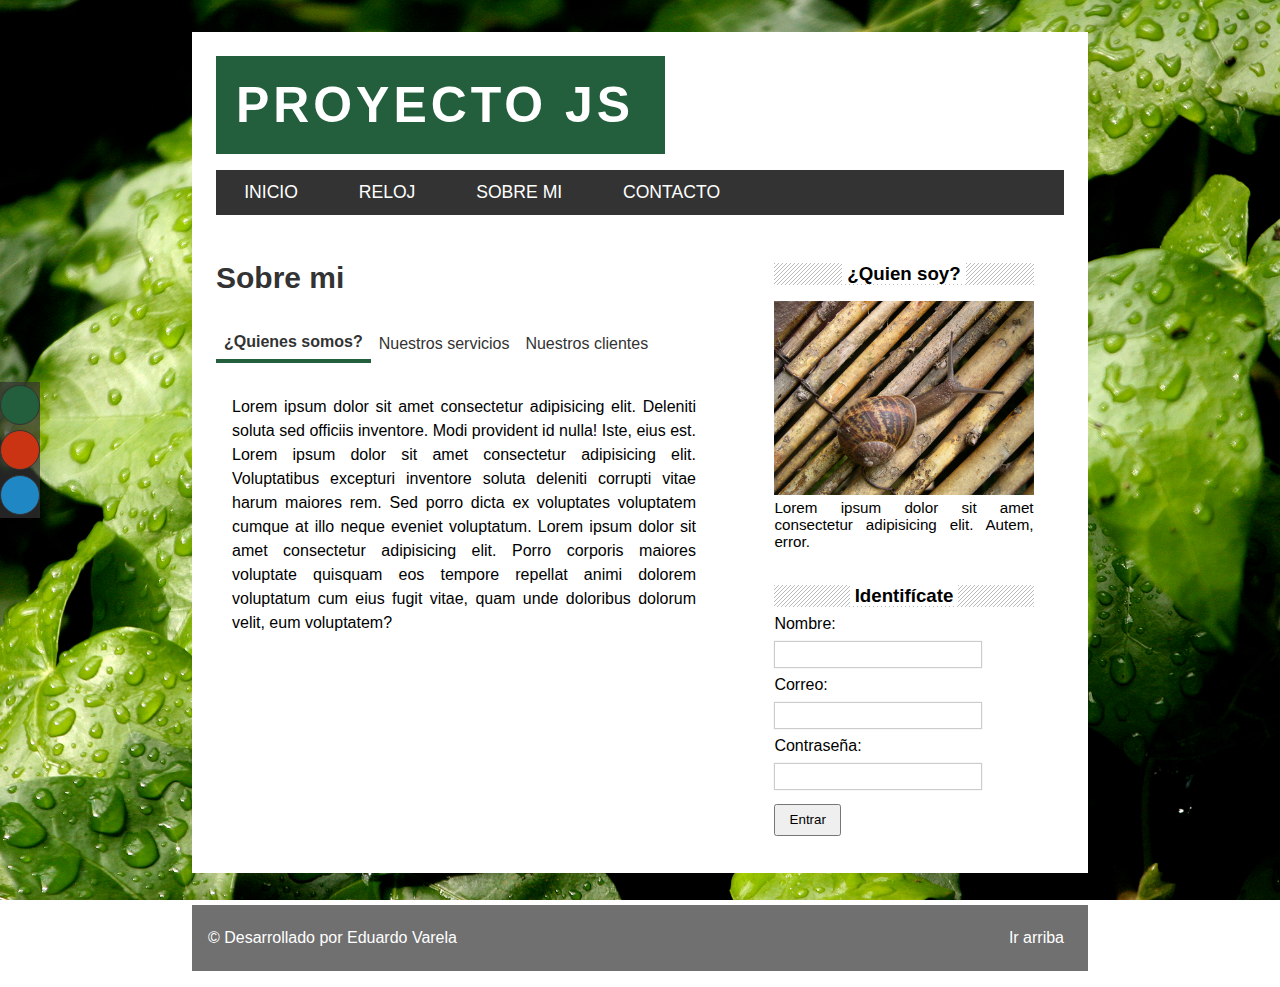
<file: about.html>
<!DOCTYPE html>
<html lang="es">

<head>
    <meta charset="UTF-8">
    <meta name="viewport" content="width=device-width, initial-scale=1.0">
    <title>Proyecto con JavaScript</title>
    <link rel="stylesheet" href="css/styles.min.css">
    <link rel="stylesheet" id="theme" href="css/green.min.css">
    <script src="js/bundle.js"></script>
</head>

<body>

    <div class="theme-changer-container">
        <div id="green"></div>
        <div id="red"></div>
        <div id="blue"></div>
    </div>

    <main>
        <header>
            <div id="title-container">
                <h1>Proyecto JS</h1>
            </div>
        </header>

        <nav id="menu">
            <a href="index.html">Inicio</a>
            <a href="clock.html">Reloj</a>
            <a href="about.html">Sobre mi</a>
            <a href="contact.html">Contacto</a>
        </nav>

        <div id="main-content">
            <section id="about-section">
                <h3 class="about-title">Sobre mi</h3>
                <div id="btns-container">
                    <button class="btn-active">¿Quienes somos?</button>
                    <button>Nuestros servicios</button>
                    <button>Nuestros clientes</button>
                </div>
                <div id="tabs-container">
                    <div class="tab active">
                        <p>
                            Lorem ipsum dolor sit amet consectetur adipisicing elit. Deleniti soluta sed officiis
                            inventore.
                            Modi provident id nulla! Iste, eius est. Lorem ipsum dolor sit amet consectetur adipisicing elit. Voluptatibus excepturi inventore soluta deleniti corrupti vitae harum maiores rem. Sed porro dicta ex voluptates voluptatem cumque at illo neque eveniet voluptatum.
                            Lorem ipsum dolor sit amet consectetur adipisicing elit. Porro corporis maiores voluptate quisquam eos tempore repellat animi dolorem voluptatum cum eius fugit vitae, quam unde doloribus dolorum velit, eum voluptatem?
                        </p>
                    </div>
                    <div class="tab">
                        <p>
                            Lorem ipsum dolor sit amet, consectetur adipisicing elit. Deleniti, nobis ad maiores nemo
                            ratione quam reprehenderit, molestias amet, laborum quidem quo. Rem voluptates minus
                            possimus
                            adipisci earum cupiditate tenetur natus. Lorem ipsum dolor sit amet consectetur adipisicing elit. Pariatur nobis ipsam id nisi tempore, nulla consequuntur dignissimos illo molestiae, minima eaque sed autem nihil non corporis dolorum obcaecati repellendus perspiciatis? Lorem ipsum dolor sit, amet consectetur adipisicing elit. Tempore ullam eos eum beatae magnam provident natus recusandae incidunt, eius fugit obcaecati aliquam consequuntur commodi ipsum. Similique amet voluptatem libero unde.
                        </p>
                    </div>
                    <div class="tab">
                        <p>
                            Lorem ipsum dolor sit, amet consectetur adipisicing elit. Repellendus
                            necessitatibus voluptas possimus libero deleniti numquam laudantium veritatis, fugit porro
                            itaque omnis sequi minima nisi recusandae impedit. Corporis explicabo pariatur earum.
                            Lorem ipsum dolor sit amet consectetur adipisicing elit. Ea quia ut deleniti reiciendis doloremque provident tempora nobis, illum aliquam, ad vero eum sequi facere cupiditate deserunt! Esse molestiae non sapiente. Lorem ipsum dolor sit amet consectetur adipisicing elit. Debitis voluptas saepe alias doloremque blanditiis magni accusantium error officiis ab ipsa, rem voluptatem quo fuga illo dolore nemo veniam aliquam quis?
                        </p>
                    </div>
                </div>
            </section>
            <aside id="sidebar">
                <section id="who-section">
                    <h3 class="section-title"><span>¿Quien soy?</span></h3>
                    <figure id="img-container">
                        <img src="img/caracol.jpg" alt="Eduardo Varela">
                        <figcaption>Lorem ipsum dolor sit amet consectetur adipisicing elit. Autem, error.</figcaption>
                    </figure>
                </section>
                <div id="login-section">
                    <h3 class="section-title"><span>Identifícate</span></h3>
                    <form action="#" id="form-login">
                        <label for="name">Nombre:</label>
                        <input type="text" name="name" id="name" required>

                        <label for="email">Correo:</label>
                        <input type="email" name="email" id="email" required>

                        <label for="password">Contraseña:</label>
                        <input type="password" name="password" id="password" required>

                        <input type="submit" value="Entrar">
                    </form>
                </div>
            </aside>
        </div>
    </main>

    <footer>
        <p>&copy; Desarrollado por Eduardo Varela</p>
        <a href="#">Ir arriba</a>
    </footer>
</body>

</html>
</file>
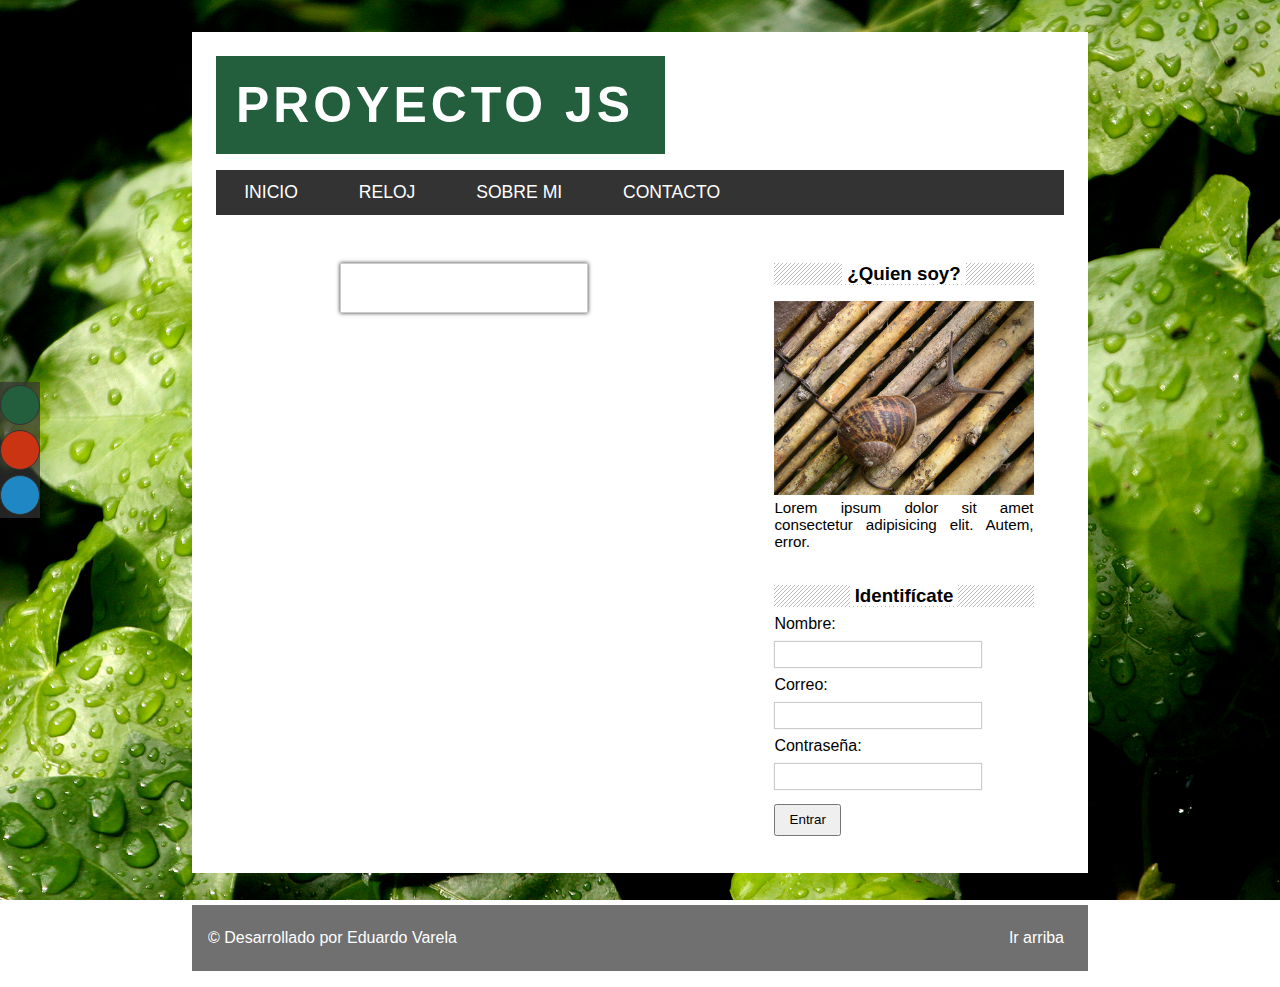
<file: clock.html>
<!DOCTYPE html>
<html lang="es">

<head>
    <meta charset="UTF-8">
    <meta name="viewport" content="width=device-width, initial-scale=1.0">
    <title>Proyecto con JavaScript</title>
    <link rel="stylesheet" href="css/styles.min.css">
    <link rel="stylesheet" id="theme" href="css/green.min.css">
    <script src="js/bundle.js"></script>
</head>

<body>

    <div class="theme-changer-container">
        <div id="green"></div>
        <div id="red"></div>
        <div id="blue"></div>
    </div>

    <main>
        <header>
            <div id="title-container">
                <h1>Proyecto JS</h1>
            </div>
        </header>

        <nav id="menu">
            <a href="index.html">Inicio</a>
            <a href="clock.html">Reloj</a>
            <a href="about.html">Sobre mi</a>
            <a href="contact.html">Contacto</a>
        </nav>

        <div id="main-content">
            <section id="clock-container">
                <span class="time"></span>
            </section>
            <aside id="sidebar">
                <section id="who-section">
                    <h3 class="section-title"><span>¿Quien soy?</span></h3>
                    <figure id="img-container">
                        <img src="img/caracol.jpg" alt="Eduardo Varela">
                        <figcaption>Lorem ipsum dolor sit amet consectetur adipisicing elit. Autem, error.</figcaption>
                    </figure>
                </section>
                <div id="login-section">
                    <h3 class="section-title"><span>Identifícate</span></h3>
                    <form action="#" id="form-login">
                        <label for="name">Nombre:</label>
                        <input type="text" name="name" id="name" required>

                        <label for="email">Correo:</label>
                        <input type="email" name="email" id="email" required>

                        <label for="password">Contraseña:</label>
                        <input type="password" name="password" id="password" required>

                        <input type="submit" value="Entrar">
                    </form>
                </div>
            </aside>
        </div>
    </main>

    <footer>
        <p>&copy; Desarrollado por Eduardo Varela</p>
        <a href="#">Ir arriba</a>
    </footer>
</body>

</html>
</file>
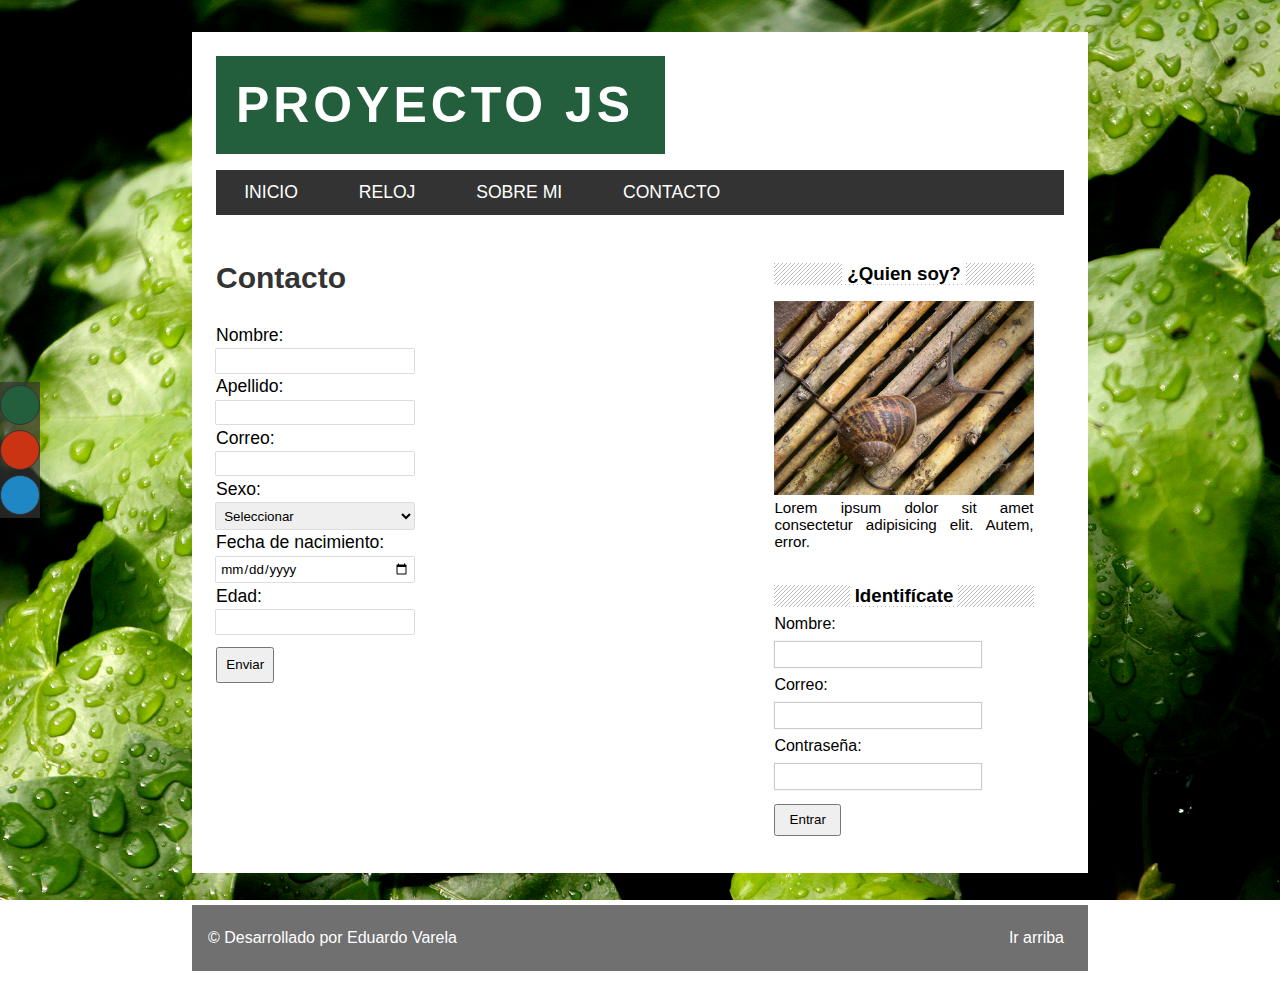
<file: contact.html>
<!DOCTYPE html>
<html lang="es">

<head>
    <meta charset="UTF-8">
    <meta name="viewport" content="width=device-width, initial-scale=1.0">
    <title>Proyecto con JavaScript</title>
    <link rel="stylesheet" href="css/styles.min.css">
    <link rel="stylesheet" id="theme" href="css/green.min.css">
    <script src="js/bundle.js"></script>
</head>

<body>

    <div class="theme-changer-container">
        <div id="green"></div>
        <div id="red"></div>
        <div id="blue"></div>
    </div>

    <main>
        <header>
            <div id="title-container">
                <h1>Proyecto JS</h1>
            </div>
        </header>

        <nav id="menu">
            <a href="index.html">Inicio</a>
            <a href="clock.html">Reloj</a>
            <a href="about.html">Sobre mi</a>
            <a href="contact.html">Contacto</a>
        </nav>

        <div id="main-content">
            <section id="contact-section">
                <h3 id="contact-title">
                    Contacto
                </h3>
                <form id="contact-form" action="#">
                    <label for="name">Nombre:</label>
                    <input type="text" name="name" id="name" required>

                    <label for="last_name">Apellido:</label>
                    <input type="text" name="last_name" id="last_name" required>

                    <label for="email">Correo:</label>
                    <input type="email" name="email" id="email" required>

                    <label for="sex">Sexo:</label>
                    <select id="sex" required>
                        <option value="default">Seleccionar</option>
                        <option value="male">Hombre</option>
                        <option value="female">Mujer</option>
                    </select>

                    <label for="name">Fecha de nacimiento:</label>
                    <input type="date" name="date" id="date" required>

                    <label for="age">Edad:</label>
                    <input type="number" name="age" id="age" required>

                    <input type="submit" value="Enviar">
                </form>
            </section>
            <aside id="sidebar">
                <section id="who-section">
                    <h3 class="section-title"><span>¿Quien soy?</span></h3>
                    <figure id="img-container">
                        <img src="img/caracol.jpg" alt="Eduardo Varela">
                        <figcaption>Lorem ipsum dolor sit amet consectetur adipisicing elit. Autem, error.</figcaption>
                    </figure>
                </section>
                <div id="login-section">
                    <h3 class="section-title"><span>Identifícate</span></h3>
                    <form action="#" id="form-login">
                        <label for="name">Nombre:</label>
                        <input type="text" name="name" id="name" required>

                        <label for="email">Correo:</label>
                        <input type="email" name="email" id="email" required>

                        <label for="password">Contraseña:</label>
                        <input type="password" name="password" id="password" required>

                        <input type="submit" value="Entrar">
                    </form>
                </div>
            </aside>
        </div>
    </main>

    <footer>
        <p>&copy; Desarrollado por Eduardo Varela</p>
        <a href="#">Ir arriba</a>
    </footer>
</body>

</html>
</file>
<file: vendor/Glider.js/docs/assets/css/noscript.css>
/*
	Stellar by HTML5 UP
	html5up.net | @ajlkn
	Free for personal and commercial use under the CCA 3.0 license (html5up.net/license)
*/

/* Header */

	body.is-preload #header.alt > * {
		opacity: 1;
	}

	body.is-preload #header.alt .logo {
		-moz-transform: none;
		-webkit-transform: none;
		-ms-transform: none;
		transform: none;
	}
</file>
<file: vendor/Glider.js/glider.min.css>
.glider,.glider-contain{margin:0 auto;position:relative}.glider,.glider-track{transform:translateZ(0)}.glider-dot,.glider-next,.glider-prev{border:0;padding:0;user-select:none;outline:0}.glider-contain{width:100%}.glider{overflow-y:hidden;-webkit-overflow-scrolling:touch;-ms-overflow-style:none}.glider-track{width:100%;margin:0;padding:0;display:flex;z-index:1}.glider.draggable{user-select:none;cursor:-webkit-grab;cursor:grab}.glider.draggable .glider-slide img{user-select:none;pointer-events:none}.glider.drag{cursor:-webkit-grabbing;cursor:grabbing}.glider-slide{user-select:none;justify-content:center;align-content:center;width:100%;min-width:150px}.glider-slide img{max-width:100%}.glider::-webkit-scrollbar{opacity:0;height:0}.glider-next,.glider-prev{position:absolute;background:0 0;z-index:2;font-size:40px;text-decoration:none;left:-23px;top:30%;cursor:pointer;color:#666;opacity:1;line-height:1;transition:opacity .5s cubic-bezier(.17,.67,.83,.67),color .5s cubic-bezier(.17,.67,.83,.67)}.glider-next:focus,.glider-next:hover,.glider-prev:focus,.glider-prev:hover{color:#ccc}.glider-next{right:-23px;left:auto}.glider-next.disabled,.glider-prev.disabled{opacity:.25;color:#666;cursor:default}.glider-hide{opacity:0}.glider-dots{user-select:none;display:flex;flex-wrap:wrap;justify-content:center;margin:0 auto;padding:0}.glider-dot{display:block;cursor:pointer;color:#ccc;border-radius:999px;background:#ccc;width:12px;height:12px;margin:7px}.glider-dot:focus,.glider-dot:hover{background:#ddd}.glider-dot.active{background:#a89cc8}@media(max-width:36em){.glider::-webkit-scrollbar{opacity:1;-webkit-appearance:none;width:7px;height:3px}.glider::-webkit-scrollbar-thumb{opacity:1;border-radius:99px;background-color:rgba(156,156,156,.25);-webkit-box-shadow:0 0 1px rgba(255,255,255,.25);box-shadow:0 0 1px rgba(255,255,255,.25)}}
</file>
<file: css/styles.min.css>
*{margin:0;padding:0;box-sizing:border-box}html{scroll-behavior:smooth}.theme-changer-container{position:fixed;z-index:1;top:calc(50% - 8.5em/2);left:0;width:2.5eem;height:8.5em;background-color:rgba(51,51,51,.7);display:flex;flex-flow:column wrap;justify-content:space-around;align-items:center}.theme-changer-container div{width:2.5em;height:2.5em;cursor:pointer;border:1px solid #333;border-radius:100px}#green{background-color:#235e3d}#red{background-color:#ca3413}#blue{background-color:#1f87c4}main{width:70%;height:auto;margin:2em auto;background-color:#fff;display:grid;grid-template-rows:auto;grid-template-columns:repeat(5, 1fr);font-family:Helvetica,Arial;padding:1.5em;gap:1em}header{width:100%;height:auto;grid-column:1/-1}#title-container{color:#fff;text-transform:uppercase;font-size:1.56em;text-align:center;width:18em;height:auto;padding:.8em;display:flex;flex-wrap:wrap}#title-container h1{letter-spacing:4px}#menu{grid-column:1/-1;background-color:#333;height:2.81em;line-height:2.81em}#menu a{text-decoration:none;color:#fff;text-transform:uppercase;font-size:1.1em;display:inline-block;text-align:center;padding:0 1.6em;transition:all .3s}#slider-container{grid-column:1/-1;width:100%;height:auto;position:relative}.slider{width:100%;height:300px !important;overflow:hidden}.slider div{width:100%;height:300px}.slider div img{width:100%;height:100%;object-fit:cover}.prev,.next{width:40px;height:50px;border:none;background-color:rgba(0,0,0,.5);color:#fff;font-size:1.2em;position:absolute;top:calc((300px/2) - (50px/2));cursor:pointer;opacity:.5;transition:all .3s;outline:none}.prev:hover,.next:hover{opacity:.8}.next{right:0}.glider-dot{width:15px;height:4px;border-radius:0}#main-content{grid-column:1/-1;display:grid;grid-template-rows:auto;grid-template-columns:repeat(5, 1fr);width:100%;height:auto;gap:2em}#articles-section,#about-section,#clock-container,#contact-section{width:100%;grid-column:1/4}.art{width:100%;height:auto;margin:2em 0}.art:nth-of-type(1){margin-top:0}.art-title{font-size:30px;color:#333;margin-bottom:.3em}.art-date{display:inline-block;color:gray;margin-bottom:1em}.art-info{text-align:justify;padding-right:2em;line-height:1.3em;margin-bottom:1.4em}.read-more{color:#fff;border:none;border-radius:3px;outline:none;cursor:pointer;padding:1em;transition:all .3s}.about-title,#contact-title{margin:1em 0;font-size:30px;color:#333}#btns-container{width:100%;height:auto;display:flex;flex-wrap:wrap;justify-content:flex-start;align-items:center}#btns-container button{width:auto;padding:.5rem;cursor:pointer;outline:none;border:none;background-color:transparent;color:#333;font-size:1em;transition:all .3s}#btns-container button.btn-active{font-weight:700;border-bottom:4px solid #235e3d}#btns-container button.btn-active:hover{color:#fff;background-color:#235e3d}#tabs-container{margin:1em 0}.tab{display:none}.tab p{padding:1em;text-align:justify;line-height:1.5em}.tab.active{display:block}.time{display:inline-block;width:50%;min-height:50px;border:1px solid #ccc;box-shadow:0px 0px 4px #333;margin:2rem auto;display:flex;flex-flow:row wrap;justify-content:center;align-items:center;font-size:2.5em}#contact-form label{display:block;width:100%;font-size:1.1em;margin:.2em 0}#name,#last_name,#email,#sex,#date,#age{display:block;width:40%;padding:.3125em;font-family:Helvetica,Arial;border:none;box-shadow:0px 0px 1px #333}#contact-form input[type=submit]{padding:.625em;margin:1em 0;cursor:pointer}#sidebar{grid-column:4/6;width:90%;margin:0 auto;display:flex;flex-flow:column wrap;justify-content:flex-start;align-items:center}#who-section{width:90%;margin:2em auto}.section-title{width:100%;height:auto;background-image:url(../../img/lines.png);text-align:center}.section-title span{background-color:#fff;padding:0 5px}#img-container{width:100%;height:auto;margin:1em auto;margin-bottom:.2em}#img-container img{width:100%;height:100%;object-fit:cover}#img-container figcaption{color:#000;text-align:justify;font-size:.95em}#login-section{width:90%;height:auto}#form-login label{display:block;width:100%;margin:.5em 0;color:#000}#form-login #name,#form-login #email,#form-login #password{width:80%;height:auto;padding:5px;border:1px solid #ccc;box-shadow:0px 0px 1px #ccc}#form-login input[type=submit]{display:block;width:5em;height:auto;padding:.5em;margin:1em 0;cursor:pointer}.field{width:100%;margin:.5em 0;font-size:25px;color:#333}.logout{text-decoration:none}.logout:hover{text-decoration:underline}footer{width:70%;margin:1em auto;background-color:rgba(51,51,51,.7);display:flex;flex-flow:row wrap;justify-content:space-between;align-items:center;padding:1em}footer p,footer a{color:#fff;text-decoration:none;font-family:Helvetica,Arial}footer a{padding:.5em;transition:all .2s}
</file>
<file: css/green.min.css>
body{background-image:url(../img/hojas.jpg);background-position:center center;background-attachment:fixed;background-size:cover;}#title-container{background-color:#235E3D;}#menu a:hover{background-color:#235E3D;}.slider{border:5px solid #235E3D;}.glider-dot.active{background-color:#235E3D;}.read-more{background-color:#235E3D;}.read-more:hover{background-color:#104225;}footer a:hover{background-color:#235E3D;}
</file>
<file: vendor/Glider.js/docs/assets/css/main.css>
@import url(font-awesome.min.css);
@import "https://fonts.googleapis.com/css?family=Source+Sans+Pro:300,400";

/*
  Stellar by HTML5 UP
  html5up.net | @ajlkn
  Free for personal and commercial use under the CCA 3.0 license (html5up.net/license)
*/

html, body, div, span, applet, object,
iframe, h1, h2, h3, h4, h5, h6, p, blockquote,
pre, a, abbr, acronym, address, big, cite,
code, del, dfn, em, img, ins, kbd, q, s, samp,
small, strike, strong, sub, sup, tt, var, b,
u, i, center, dl, dt, dd, ol, ul, li, fieldset,
form, label, legend, table, caption, tbody,
tfoot, thead, tr, th, td, article, aside,
canvas, details, embed, figure, figcaption,
footer, header, hgroup, menu, nav, output, ruby,
section, summary, time, mark, audio, video {
  margin: 0;
  padding: 0;
  border: 0;
  font-size: 100%;
  font: inherit;
  vertical-align: baseline;}

article, aside, details, figcaption, figure,
footer, header, hgroup, menu, nav, section {
  display: block;}

body {
  line-height: 1;
}

ol, ul {
  list-style: none;
}

blockquote, q {
  quotes: none;
}

  blockquote:before, blockquote:after, q:before, q:after {
    content: '';
    content: none;
  }

table {
  border-collapse: collapse;
  border-spacing: 0;
}

body {
  -webkit-text-size-adjust: none;
}

mark {
  background-color: transparent;
  color: inherit;
}

input::-moz-focus-inner {
  border: 0;
  padding: 0;
}

input, select, textarea {
  -moz-appearance: none;
  -webkit-appearance: none;
  -ms-appearance: none;
  appearance: none;
}

/* Basic */

  @-ms-viewport {
    width: device-width;
  }

  body {
    -ms-overflow-style: scrollbar;
  }

  @media screen and (max-width: 480px) {

    html, body {
      min-width: 320px;
    }

  }

  html {
    box-sizing: border-box;
  }

  *, *:before, *:after {
    box-sizing: inherit;
  }

  body {
    background-color: #935d8c;
    background-image: url("images/overlay.png"), -moz-linear-gradient(45deg, #e37682 15%, #5f4d93 85%);
    background-image: url("images/overlay.png"), -webkit-linear-gradient(45deg, #e37682 15%, #5f4d93 85%);
    background-image: url("images/overlay.png"), -ms-linear-gradient(45deg, #e37682 15%, #5f4d93 85%);
    background-image: url("images/overlay.png"), linear-gradient(45deg, #e37682 15%, #5f4d93 85%);
  }

    body.is-preload *, body.is-preload *:before, body.is-preload *:after {
      -moz-animation: none !important;
      -webkit-animation: none !important;
      -ms-animation: none !important;
      animation: none !important;
      -moz-transition: none !important;
      -webkit-transition: none !important;
      -ms-transition: none !important;
      transition: none !important;
    }

/* Type */

  body {
    background-color: #935d8c;
    color: rgba(255, 255, 255, 0.65);
  }

  body, input, select, textarea {
    font-family: "Source Sans Pro", Helvetica, sans-serif;
    font-size: 17pt;
    font-weight: 300;
    line-height: 1.65;
  }

    @media screen and (max-width: 1680px) {

      body, input, select, textarea {
        font-size: 14pt;
      }

    }

    @media screen and (max-width: 1280px) {

      body, input, select, textarea {
        font-size: 12pt;
      }

    }

    @media screen and (max-width: 360px) {

      body, input, select, textarea {
        font-size: 11pt;
      }

    }

  a {
    -moz-transition: color 0.2s ease, border-bottom 0.2s ease;
    -webkit-transition: color 0.2s ease, border-bottom 0.2s ease;
    -ms-transition: color 0.2s ease, border-bottom 0.2s ease;
    transition: color 0.2s ease, border-bottom 0.2s ease;
    text-decoration: none;
    border-bottom: dotted 1px;
    color: inherit;
  }

    a:hover {
      border-bottom-color: transparent;
    }

  strong, b {
    font-weight: 400;
  }

  em, i {
    font-style: italic;
  }

  p {
    margin: 0 0 2em 0;
  }

    p.content {
      -moz-columns: 20em 2;
      -webkit-columns: 20em 2;
      -ms-columns: 20em 2;
      columns: 20em 2;
      -moz-column-gap: 2em;
      -webkit-column-gap: 2em;
      -ms-column-gap: 2em;
      column-gap: 2em;
      text-align: justify;
    }

  h1, h2, h3, h4, h5, h6 {
    font-weight: 300;
    line-height: 1.5;
    margin: 0 0 0.7em 0;
    letter-spacing: -0.025em;
  }

    h1 a, h2 a, h3 a, h4 a, h5 a, h6 a {
      color: inherit;
      text-decoration: none;
    }

  h1 {
    font-size: 2.5em;
    line-height: 1.2;
  }

  h2 {
    font-size: 1.5em;
  }

  h3 {
    font-size: 1.25em;
  }

  h4 {
    font-size: 1.1em;
  }

  h5 {
    font-size: 0.9em;
  }

  h6 {
    font-size: 0.7em;
  }

  @media screen and (max-width: 736px) {

    h1 {
      font-size: 2em;
    }

  }

  sub {
    font-size: 0.8em;
    position: relative;
    top: 0.5em;
  }

  sup {
    font-size: 0.8em;
    position: relative;
    top: -0.5em;
  }

  blockquote {
    border-left: solid 4px;
    font-style: italic;
    margin: 0 0 2em 0;
    padding: 0.5em 0 0.5em 2em;
  }

  code {
    border-radius: 8px;
    border: solid 1px;
    font-family: "Courier New", monospace;
    font-size: 0.9em;
    margin: 0 0.25em;
    padding: 0.25em 0.65em;
  }

  pre {
    -webkit-overflow-scrolling: touch;
    font-family: "Courier New", monospace;
    font-size: 0.9em;
    margin: 0 0 2em 0;
  }

    pre code {
      display: block;
      line-height: 1.75;
      padding: 1em 1.5em;
      overflow-x: auto;
    }

  hr {
    border: 0;
    border-bottom: solid 1px;
    margin: 2em 0;
  }

    hr.major {
      margin: 3em 0;
    }

  .align-left {
    text-align: left;
  }

  .align-center {
    text-align: center;
  }

  .align-right {
    text-align: right;
  }

  input, select, textarea {
    color: #ffffff;
  }

  a:hover {
    color: #ffffff;
  }

  strong, b {
    color: #ffffff;
  }

  h1, h2, h3, h4, h5, h6 {
    color: #ffffff;
  }

  blockquote {
    border-left-color: rgba(255, 255, 255, 0.35);
  }

  code {
    background: rgba(255, 255, 255, 0.075);
    border-color: rgba(255, 255, 255, 0.35);
  }

  hr {
    border-bottom-color: rgba(255, 255, 255, 0.35);
  }

/* Row */

  .row {
    display: flex;
    flex-wrap: wrap;
    box-sizing: border-box;
    align-items: stretch;
  }

    .row > * {
      box-sizing: border-box;
    }

    .row.gtr-uniform > * > :last-child {
      margin-bottom: 0;
    }

    .row.aln-left {
      justify-content: flex-start;
    }

    .row.aln-center {
      justify-content: center;
    }

    .row.aln-right {
      justify-content: flex-end;
    }

    .row.aln-top {
      align-items: flex-start;
    }

    .row.aln-middle {
      align-items: center;
    }

    .row.aln-bottom {
      align-items: flex-end;
    }

    .row > .imp {
      order: -1;
    }

    .row > .col-1 {
      width: 8.3333333333%;
    }

    .row > .off-1 {
      margin-left: 8.3333333333%;
    }

    .row > .col-2 {
      width: 16.6666666667%;
    }

    .row > .off-2 {
      margin-left: 16.6666666667%;
    }

    .row > .col-3 {
      width: 25%;
    }

    .row > .off-3 {
      margin-left: 25%;
    }

    .row > .col-4 {
      width: 33.3333333333%;
    }

    .row > .off-4 {
      margin-left: 33.3333333333%;
    }

    .row > .col-5 {
      width: 41.6666666667%;
    }

    .row > .off-5 {
      margin-left: 41.6666666667%;
    }

    .row > .col-6 {
      width: 50%;
    }

    .row > .off-6 {
      margin-left: 50%;
    }

    .row > .col-7 {
      width: 58.3333333333%;
    }

    .row > .off-7 {
      margin-left: 58.3333333333%;
    }

    .row > .col-8 {
      width: 66.6666666667%;
    }

    .row > .off-8 {
      margin-left: 66.6666666667%;
    }

    .row > .col-9 {
      width: 75%;
    }

    .row > .off-9 {
      margin-left: 75%;
    }

    .row > .col-10 {
      width: 83.3333333333%;
    }

    .row > .off-10 {
      margin-left: 83.3333333333%;
    }

    .row > .col-11 {
      width: 91.6666666667%;
    }

    .row > .off-11 {
      margin-left: 91.6666666667%;
    }

    .row > .col-12 {
      width: 100%;
    }

    .row > .off-12 {
      margin-left: 100%;
    }

    .row.gtr-0 {
      margin-top: 0;
      margin-left: 0em;
    }

      .row.gtr-0 > * {
        padding: 0 0 0 0em;
      }

      .row.gtr-0.gtr-uniform {
        margin-top: 0em;
      }

        .row.gtr-0.gtr-uniform > * {
          padding-top: 0em;
        }

    .row.gtr-25 {
      margin-top: 0;
      margin-left: -0.375em;
    }

      .row.gtr-25 > * {
        padding: 0 0 0 0.375em;
      }

      .row.gtr-25.gtr-uniform {
        margin-top: -0.375em;
      }

        .row.gtr-25.gtr-uniform > * {
          padding-top: 0.375em;
        }

    .row.gtr-50 {
      margin-top: 0;
      margin-left: -0.75em;
    }

      .row.gtr-50 > * {
        padding: 0 0 0 0.75em;
      }

      .row.gtr-50.gtr-uniform {
        margin-top: -0.75em;
      }

        .row.gtr-50.gtr-uniform > * {
          padding-top: 0.75em;
        }

    .row {
      margin-top: 0;
      margin-left: -1.5em;
    }

      .row > * {
        padding: 0 0 0 1.5em;
      }

      .row.gtr-uniform {
        margin-top: -1.5em;
      }

        .row.gtr-uniform > * {
          padding-top: 1.5em;
        }

    .row.gtr-150 {
      margin-top: 0;
      margin-left: -2.25em;
    }

      .row.gtr-150 > * {
        padding: 0 0 0 2.25em;
      }

      .row.gtr-150.gtr-uniform {
        margin-top: -2.25em;
      }

        .row.gtr-150.gtr-uniform > * {
          padding-top: 2.25em;
        }

    .row.gtr-200 {
      margin-top: 0;
      margin-left: -3em;
    }

      .row.gtr-200 > * {
        padding: 0 0 0 3em;
      }

      .row.gtr-200.gtr-uniform {
        margin-top: -3em;
      }

        .row.gtr-200.gtr-uniform > * {
          padding-top: 3em;
        }

    @media screen and (max-width: 1680px) {

      .row {
        display: flex;
        flex-wrap: wrap;
        box-sizing: border-box;
        align-items: stretch;
      }

        .row > * {
          box-sizing: border-box;
        }

        .row.gtr-uniform > * > :last-child {
          margin-bottom: 0;
        }

        .row.aln-left {
          justify-content: flex-start;
        }

        .row.aln-center {
          justify-content: center;
        }

        .row.aln-right {
          justify-content: flex-end;
        }

        .row.aln-top {
          align-items: flex-start;
        }

        .row.aln-middle {
          align-items: center;
        }

        .row.aln-bottom {
          align-items: flex-end;
        }

        .row > .imp-xlarge {
          order: -1;
        }

        .row > .col-1-xlarge {
          width: 8.3333333333%;
        }

        .row > .off-1-xlarge {
          margin-left: 8.3333333333%;
        }

        .row > .col-2-xlarge {
          width: 16.6666666667%;
        }

        .row > .off-2-xlarge {
          margin-left: 16.6666666667%;
        }

        .row > .col-3-xlarge {
          width: 25%;
        }

        .row > .off-3-xlarge {
          margin-left: 25%;
        }

        .row > .col-4-xlarge {
          width: 33.3333333333%;
        }

        .row > .off-4-xlarge {
          margin-left: 33.3333333333%;
        }

        .row > .col-5-xlarge {
          width: 41.6666666667%;
        }

        .row > .off-5-xlarge {
          margin-left: 41.6666666667%;
        }

        .row > .col-6-xlarge {
          width: 50%;
        }

        .row > .off-6-xlarge {
          margin-left: 50%;
        }

        .row > .col-7-xlarge {
          width: 58.3333333333%;
        }

        .row > .off-7-xlarge {
          margin-left: 58.3333333333%;
        }

        .row > .col-8-xlarge {
          width: 66.6666666667%;
        }

        .row > .off-8-xlarge {
          margin-left: 66.6666666667%;
        }

        .row > .col-9-xlarge {
          width: 75%;
        }

        .row > .off-9-xlarge {
          margin-left: 75%;
        }

        .row > .col-10-xlarge {
          width: 83.3333333333%;
        }

        .row > .off-10-xlarge {
          margin-left: 83.3333333333%;
        }

        .row > .col-11-xlarge {
          width: 91.6666666667%;
        }

        .row > .off-11-xlarge {
          margin-left: 91.6666666667%;
        }

        .row > .col-12-xlarge {
          width: 100%;
        }

        .row > .off-12-xlarge {
          margin-left: 100%;
        }

        .row.gtr-0 {
          margin-top: 0;
          margin-left: 0em;
        }

          .row.gtr-0 > * {
            padding: 0 0 0 0em;
          }

          .row.gtr-0.gtr-uniform {
            margin-top: 0em;
          }

            .row.gtr-0.gtr-uniform > * {
              padding-top: 0em;
            }

        .row.gtr-25 {
          margin-top: 0;
          margin-left: -0.375em;
        }

          .row.gtr-25 > * {
            padding: 0 0 0 0.375em;
          }

          .row.gtr-25.gtr-uniform {
            margin-top: -0.375em;
          }

            .row.gtr-25.gtr-uniform > * {
              padding-top: 0.375em;
            }

        .row.gtr-50 {
          margin-top: 0;
          margin-left: -0.75em;
        }

          .row.gtr-50 > * {
            padding: 0 0 0 0.75em;
          }

          .row.gtr-50.gtr-uniform {
            margin-top: -0.75em;
          }

            .row.gtr-50.gtr-uniform > * {
              padding-top: 0.75em;
            }

        .row {
          margin-top: 0;
          margin-left: -1.5em;
        }

          .row > * {
            padding: 0 0 0 1.5em;
          }

          .row.gtr-uniform {
            margin-top: -1.5em;
          }

            .row.gtr-uniform > * {
              padding-top: 1.5em;
            }

        .row.gtr-150 {
          margin-top: 0;
          margin-left: -2.25em;
        }

          .row.gtr-150 > * {
            padding: 0 0 0 2.25em;
          }

          .row.gtr-150.gtr-uniform {
            margin-top: -2.25em;
          }

            .row.gtr-150.gtr-uniform > * {
              padding-top: 2.25em;
            }

        .row.gtr-200 {
          margin-top: 0;
          margin-left: -3em;
        }

          .row.gtr-200 > * {
            padding: 0 0 0 3em;
          }

          .row.gtr-200.gtr-uniform {
            margin-top: -3em;
          }

            .row.gtr-200.gtr-uniform > * {
              padding-top: 3em;
            }

    }

    @media screen and (max-width: 1280px) {

      .row {
        display: flex;
        flex-wrap: wrap;
        box-sizing: border-box;
        align-items: stretch;
      }

        .row > * {
          box-sizing: border-box;
        }

        .row.gtr-uniform > * > :last-child {
          margin-bottom: 0;
        }

        .row.aln-left {
          justify-content: flex-start;
        }

        .row.aln-center {
          justify-content: center;
        }

        .row.aln-right {
          justify-content: flex-end;
        }

        .row.aln-top {
          align-items: flex-start;
        }

        .row.aln-middle {
          align-items: center;
        }

        .row.aln-bottom {
          align-items: flex-end;
        }

        .row > .imp-large {
          order: -1;
        }

        .row > .col-1-large {
          width: 8.3333333333%;
        }

        .row > .off-1-large {
          margin-left: 8.3333333333%;
        }

        .row > .col-2-large {
          width: 16.6666666667%;
        }

        .row > .off-2-large {
          margin-left: 16.6666666667%;
        }

        .row > .col-3-large {
          width: 25%;
        }

        .row > .off-3-large {
          margin-left: 25%;
        }

        .row > .col-4-large {
          width: 33.3333333333%;
        }

        .row > .off-4-large {
          margin-left: 33.3333333333%;
        }

        .row > .col-5-large {
          width: 41.6666666667%;
        }

        .row > .off-5-large {
          margin-left: 41.6666666667%;
        }

        .row > .col-6-large {
          width: 50%;
        }

        .row > .off-6-large {
          margin-left: 50%;
        }

        .row > .col-7-large {
          width: 58.3333333333%;
        }

        .row > .off-7-large {
          margin-left: 58.3333333333%;
        }

        .row > .col-8-large {
          width: 66.6666666667%;
        }

        .row > .off-8-large {
          margin-left: 66.6666666667%;
        }

        .row > .col-9-large {
          width: 75%;
        }

        .row > .off-9-large {
          margin-left: 75%;
        }

        .row > .col-10-large {
          width: 83.3333333333%;
        }

        .row > .off-10-large {
          margin-left: 83.3333333333%;
        }

        .row > .col-11-large {
          width: 91.6666666667%;
        }

        .row > .off-11-large {
          margin-left: 91.6666666667%;
        }

        .row > .col-12-large {
          width: 100%;
        }

        .row > .off-12-large {
          margin-left: 100%;
        }

        .row.gtr-0 {
          margin-top: 0;
          margin-left: 0em;
        }

          .row.gtr-0 > * {
            padding: 0 0 0 0em;
          }

          .row.gtr-0.gtr-uniform {
            margin-top: 0em;
          }

            .row.gtr-0.gtr-uniform > * {
              padding-top: 0em;
            }

        .row.gtr-25 {
          margin-top: 0;
          margin-left: -0.375em;
        }

          .row.gtr-25 > * {
            padding: 0 0 0 0.375em;
          }

          .row.gtr-25.gtr-uniform {
            margin-top: -0.375em;
          }

            .row.gtr-25.gtr-uniform > * {
              padding-top: 0.375em;
            }

        .row.gtr-50 {
          margin-top: 0;
          margin-left: -0.75em;
        }

          .row.gtr-50 > * {
            padding: 0 0 0 0.75em;
          }

          .row.gtr-50.gtr-uniform {
            margin-top: -0.75em;
          }

            .row.gtr-50.gtr-uniform > * {
              padding-top: 0.75em;
            }

        .row {
          margin-top: 0;
          margin-left: -1.5em;
        }

          .row > * {
            padding: 0 0 0 1.5em;
          }

          .row.gtr-uniform {
            margin-top: -1.5em;
          }

            .row.gtr-uniform > * {
              padding-top: 1.5em;
            }

        .row.gtr-150 {
          margin-top: 0;
          margin-left: -2.25em;
        }

          .row.gtr-150 > * {
            padding: 0 0 0 2.25em;
          }

          .row.gtr-150.gtr-uniform {
            margin-top: -2.25em;
          }

            .row.gtr-150.gtr-uniform > * {
              padding-top: 2.25em;
            }

        .row.gtr-200 {
          margin-top: 0;
          margin-left: -3em;
        }

          .row.gtr-200 > * {
            padding: 0 0 0 3em;
          }

          .row.gtr-200.gtr-uniform {
            margin-top: -3em;
          }

            .row.gtr-200.gtr-uniform > * {
              padding-top: 3em;
            }

    }

    @media screen and (max-width: 980px) {

      .row {
        display: flex;
        flex-wrap: wrap;
        box-sizing: border-box;
        align-items: stretch;
      }

        .row > * {
          box-sizing: border-box;
        }

        .row.gtr-uniform > * > :last-child {
          margin-bottom: 0;
        }

        .row.aln-left {
          justify-content: flex-start;
        }

        .row.aln-center {
          justify-content: center;
        }

        .row.aln-right {
          justify-content: flex-end;
        }

        .row.aln-top {
          align-items: flex-start;
        }

        .row.aln-middle {
          align-items: center;
        }

        .row.aln-bottom {
          align-items: flex-end;
        }

        .row > .imp-medium {
          order: -1;
        }

        .row > .col-1-medium {
          width: 8.3333333333%;
        }

        .row > .off-1-medium {
          margin-left: 8.3333333333%;
        }

        .row > .col-2-medium {
          width: 16.6666666667%;
        }

        .row > .off-2-medium {
          margin-left: 16.6666666667%;
        }

        .row > .col-3-medium {
          width: 25%;
        }

        .row > .off-3-medium {
          margin-left: 25%;
        }

        .row > .col-4-medium {
          width: 33.3333333333%;
        }

        .row > .off-4-medium {
          margin-left: 33.3333333333%;
        }

        .row > .col-5-medium {
          width: 41.6666666667%;
        }

        .row > .off-5-medium {
          margin-left: 41.6666666667%;
        }

        .row > .col-6-medium {
          width: 50%;
        }

        .row > .off-6-medium {
          margin-left: 50%;
        }

        .row > .col-7-medium {
          width: 58.3333333333%;
        }

        .row > .off-7-medium {
          margin-left: 58.3333333333%;
        }

        .row > .col-8-medium {
          width: 66.6666666667%;
        }

        .row > .off-8-medium {
          margin-left: 66.6666666667%;
        }

        .row > .col-9-medium {
          width: 75%;
        }

        .row > .off-9-medium {
          margin-left: 75%;
        }

        .row > .col-10-medium {
          width: 83.3333333333%;
        }

        .row > .off-10-medium {
          margin-left: 83.3333333333%;
        }

        .row > .col-11-medium {
          width: 91.6666666667%;
        }

        .row > .off-11-medium {
          margin-left: 91.6666666667%;
        }

        .row > .col-12-medium {
          width: 100%;
        }

        .row > .off-12-medium {
          margin-left: 100%;
        }

        .row.gtr-0 {
          margin-top: 0;
          margin-left: 0em;
        }

          .row.gtr-0 > * {
            padding: 0 0 0 0em;
          }

          .row.gtr-0.gtr-uniform {
            margin-top: 0em;
          }

            .row.gtr-0.gtr-uniform > * {
              padding-top: 0em;
            }

        .row.gtr-25 {
          margin-top: 0;
          margin-left: -0.375em;
        }

          .row.gtr-25 > * {
            padding: 0 0 0 0.375em;
          }

          .row.gtr-25.gtr-uniform {
            margin-top: -0.375em;
          }

            .row.gtr-25.gtr-uniform > * {
              padding-top: 0.375em;
            }

        .row.gtr-50 {
          margin-top: 0;
          margin-left: -0.75em;
        }

          .row.gtr-50 > * {
            padding: 0 0 0 0.75em;
          }

          .row.gtr-50.gtr-uniform {
            margin-top: -0.75em;
          }

            .row.gtr-50.gtr-uniform > * {
              padding-top: 0.75em;
            }

        .row {
          margin-top: 0;
          margin-left: -1.5em;
        }

          .row > * {
            padding: 0 0 0 1.5em;
          }

          .row.gtr-uniform {
            margin-top: -1.5em;
          }

            .row.gtr-uniform > * {
              padding-top: 1.5em;
            }

        .row.gtr-150 {
          margin-top: 0;
          margin-left: -2.25em;
        }

          .row.gtr-150 > * {
            padding: 0 0 0 2.25em;
          }

          .row.gtr-150.gtr-uniform {
            margin-top: -2.25em;
          }

            .row.gtr-150.gtr-uniform > * {
              padding-top: 2.25em;
            }

        .row.gtr-200 {
          margin-top: 0;
          margin-left: -3em;
        }

          .row.gtr-200 > * {
            padding: 0 0 0 3em;
          }

          .row.gtr-200.gtr-uniform {
            margin-top: -3em;
          }

            .row.gtr-200.gtr-uniform > * {
              padding-top: 3em;
            }

    }

    @media screen and (max-width: 736px) {

      .row {
        display: flex;
        flex-wrap: wrap;
        box-sizing: border-box;
        align-items: stretch;
      }

        .row > * {
          box-sizing: border-box;
        }

        .row.gtr-uniform > * > :last-child {
          margin-bottom: 0;
        }

        .row.aln-left {
          justify-content: flex-start;
        }

        .row.aln-center {
          justify-content: center;
        }

        .row.aln-right {
          justify-content: flex-end;
        }

        .row.aln-top {
          align-items: flex-start;
        }

        .row.aln-middle {
          align-items: center;
        }

        .row.aln-bottom {
          align-items: flex-end;
        }

        .row > .imp-small {
          order: -1;
        }

        .row > .col-1-small {
          width: 8.3333333333%;
        }

        .row > .off-1-small {
          margin-left: 8.3333333333%;
        }

        .row > .col-2-small {
          width: 16.6666666667%;
        }

        .row > .off-2-small {
          margin-left: 16.6666666667%;
        }

        .row > .col-3-small {
          width: 25%;
        }

        .row > .off-3-small {
          margin-left: 25%;
        }

        .row > .col-4-small {
          width: 33.3333333333%;
        }

        .row > .off-4-small {
          margin-left: 33.3333333333%;
        }

        .row > .col-5-small {
          width: 41.6666666667%;
        }

        .row > .off-5-small {
          margin-left: 41.6666666667%;
        }

        .row > .col-6-small {
          width: 50%;
        }

        .row > .off-6-small {
          margin-left: 50%;
        }

        .row > .col-7-small {
          width: 58.3333333333%;
        }

        .row > .off-7-small {
          margin-left: 58.3333333333%;
        }

        .row > .col-8-small {
          width: 66.6666666667%;
        }

        .row > .off-8-small {
          margin-left: 66.6666666667%;
        }

        .row > .col-9-small {
          width: 75%;
        }

        .row > .off-9-small {
          margin-left: 75%;
        }

        .row > .col-10-small {
          width: 83.3333333333%;
        }

        .row > .off-10-small {
          margin-left: 83.3333333333%;
        }

        .row > .col-11-small {
          width: 91.6666666667%;
        }

        .row > .off-11-small {
          margin-left: 91.6666666667%;
        }

        .row > .col-12-small {
          width: 100%;
        }

        .row > .off-12-small {
          margin-left: 100%;
        }

        .row.gtr-0 {
          margin-top: 0;
          margin-left: 0em;
        }

          .row.gtr-0 > * {
            padding: 0 0 0 0em;
          }

          .row.gtr-0.gtr-uniform {
            margin-top: 0em;
          }

            .row.gtr-0.gtr-uniform > * {
              padding-top: 0em;
            }

        .row.gtr-25 {
          margin-top: 0;
          margin-left: -0.25em;
        }

          .row.gtr-25 > * {
            padding: 0 0 0 0.25em;
          }

          .row.gtr-25.gtr-uniform {
            margin-top: -0.25em;
          }

            .row.gtr-25.gtr-uniform > * {
              padding-top: 0.25em;
            }

        .row.gtr-50 {
          margin-top: 0;
          margin-left: -0.5em;
        }

          .row.gtr-50 > * {
            padding: 0 0 0 0.5em;
          }

          .row.gtr-50.gtr-uniform {
            margin-top: -0.5em;
          }

            .row.gtr-50.gtr-uniform > * {
              padding-top: 0.5em;
            }

        .row {
          margin-top: 0;
          margin-left: -1em;
        }

          .row > * {
            padding: 0 0 0 1em;
          }

          .row.gtr-uniform {
            margin-top: -1em;
          }

            .row.gtr-uniform > * {
              padding-top: 1em;
            }

        .row.gtr-150 {
          margin-top: 0;
          margin-left: -1.5em;
        }

          .row.gtr-150 > * {
            padding: 0 0 0 1.5em;
          }

          .row.gtr-150.gtr-uniform {
            margin-top: -1.5em;
          }

            .row.gtr-150.gtr-uniform > * {
              padding-top: 1.5em;
            }

        .row.gtr-200 {
          margin-top: 0;
          margin-left: -2em;
        }

          .row.gtr-200 > * {
            padding: 0 0 0 2em;
          }

          .row.gtr-200.gtr-uniform {
            margin-top: -2em;
          }

            .row.gtr-200.gtr-uniform > * {
              padding-top: 2em;
            }

    }

    @media screen and (max-width: 480px) {

      .row {
        display: flex;
        flex-wrap: wrap;
        box-sizing: border-box;
        align-items: stretch;
      }

        .row > * {
          box-sizing: border-box;
        }

        .row.gtr-uniform > * > :last-child {
          margin-bottom: 0;
        }

        .row.aln-left {
          justify-content: flex-start;
        }

        .row.aln-center {
          justify-content: center;
        }

        .row.aln-right {
          justify-content: flex-end;
        }

        .row.aln-top {
          align-items: flex-start;
        }

        .row.aln-middle {
          align-items: center;
        }

        .row.aln-bottom {
          align-items: flex-end;
        }

        .row > .imp-xsmall {
          order: -1;
        }

        .row > .col-1-xsmall {
          width: 8.3333333333%;
        }

        .row > .off-1-xsmall {
          margin-left: 8.3333333333%;
        }

        .row > .col-2-xsmall {
          width: 16.6666666667%;
        }

        .row > .off-2-xsmall {
          margin-left: 16.6666666667%;
        }

        .row > .col-3-xsmall {
          width: 25%;
        }

        .row > .off-3-xsmall {
          margin-left: 25%;
        }

        .row > .col-4-xsmall {
          width: 33.3333333333%;
        }

        .row > .off-4-xsmall {
          margin-left: 33.3333333333%;
        }

        .row > .col-5-xsmall {
          width: 41.6666666667%;
        }

        .row > .off-5-xsmall {
          margin-left: 41.6666666667%;
        }

        .row > .col-6-xsmall {
          width: 50%;
        }

        .row > .off-6-xsmall {
          margin-left: 50%;
        }

        .row > .col-7-xsmall {
          width: 58.3333333333%;
        }

        .row > .off-7-xsmall {
          margin-left: 58.3333333333%;
        }

        .row > .col-8-xsmall {
          width: 66.6666666667%;
        }

        .row > .off-8-xsmall {
          margin-left: 66.6666666667%;
        }

        .row > .col-9-xsmall {
          width: 75%;
        }

        .row > .off-9-xsmall {
          margin-left: 75%;
        }

        .row > .col-10-xsmall {
          width: 83.3333333333%;
        }

        .row > .off-10-xsmall {
          margin-left: 83.3333333333%;
        }

        .row > .col-11-xsmall {
          width: 91.6666666667%;
        }

        .row > .off-11-xsmall {
          margin-left: 91.6666666667%;
        }

        .row > .col-12-xsmall {
          width: 100%;
        }

        .row > .off-12-xsmall {
          margin-left: 100%;
        }

        .row.gtr-0 {
          margin-top: 0;
          margin-left: 0em;
        }

          .row.gtr-0 > * {
            padding: 0 0 0 0em;
          }

          .row.gtr-0.gtr-uniform {
            margin-top: 0em;
          }

            .row.gtr-0.gtr-uniform > * {
              padding-top: 0em;
            }

        .row.gtr-25 {
          margin-top: 0;
          margin-left: -0.3125em;
        }

          .row.gtr-25 > * {
            padding: 0 0 0 0.3125em;
          }

          .row.gtr-25.gtr-uniform {
            margin-top: -0.3125em;
          }

            .row.gtr-25.gtr-uniform > * {
              padding-top: 0.3125em;
            }

        .row.gtr-50 {
          margin-top: 0;
          margin-left: -0.625em;
        }

          .row.gtr-50 > * {
            padding: 0 0 0 0.625em;
          }

          .row.gtr-50.gtr-uniform {
            margin-top: -0.625em;
          }

            .row.gtr-50.gtr-uniform > * {
              padding-top: 0.625em;
            }

        .row {
          margin-top: 0;
          margin-left: -1.25em;
        }

          .row > * {
            padding: 0 0 0 1.25em;
          }

          .row.gtr-uniform {
            margin-top: -1.25em;
          }

            .row.gtr-uniform > * {
              padding-top: 1.25em;
            }

        .row.gtr-150 {
          margin-top: 0;
          margin-left: -1.875em;
        }

          .row.gtr-150 > * {
            padding: 0 0 0 1.875em;
          }

          .row.gtr-150.gtr-uniform {
            margin-top: -1.875em;
          }

            .row.gtr-150.gtr-uniform > * {
              padding-top: 1.875em;
            }

        .row.gtr-200 {
          margin-top: 0;
          margin-left: -2.5em;
        }

          .row.gtr-200 > * {
            padding: 0 0 0 2.5em;
          }

          .row.gtr-200.gtr-uniform {
            margin-top: -2.5em;
          }

            .row.gtr-200.gtr-uniform > * {
              padding-top: 2.5em;
            }

    }

/* Box */

  .box {
    border-radius: 8px;
    border: solid;
    margin-bottom: 2em;
    padding: 1.5em;
  }

    .box > :last-child,
    .box > :last-child > :last-child,
    .box > :last-child > :last-child > :last-child {
      margin-bottom: 0;
    }

    .box.alt {
      border: 0;
      border-radius: 0;
      padding: 0;
    }

  .box {
    border-color: rgba(255, 255, 255, 0.35);
  }

/* Button */

  input[type="submit"],
  input[type="reset"],
  input[type="button"],
  .button {
    -moz-appearance: none;
    -webkit-appearance: none;
    -ms-appearance: none;
    appearance: none;
    -moz-transition: background-color 0.2s ease-in-out, color 0.2s ease-in-out;
    -webkit-transition: background-color 0.2s ease-in-out, color 0.2s ease-in-out;
    -ms-transition: background-color 0.2s ease-in-out, color 0.2s ease-in-out;
    transition: background-color 0.2s ease-in-out, color 0.2s ease-in-out;
    border-radius: 8px;
    border: 0;
    cursor: pointer;
    display: inline-block;
    font-weight: 300;
    height: 2.75em;
    line-height: 2.75em;
    min-width: 9.25em;
    padding: 0 1.5em;
    text-align: center;
    text-decoration: none;
    white-space: nowrap;
  }

    input[type="submit"].icon,
    input[type="reset"].icon,
    input[type="button"].icon,
    button.icon,
    .button.icon {
      padding-left: 1.35em;
    }

      input[type="submit"].icon:before,
      input[type="reset"].icon:before,
      input[type="button"].icon:before,
      button.icon:before,
      .button.icon:before {
        margin-right: 0.5em;
      }

    input[type="submit"].fit,
    input[type="reset"].fit,
    input[type="button"].fit,
    button.fit,
    .button.fit {
      width: 100%;
    }

    input[type="submit"].small,
    input[type="reset"].small,
    input[type="button"].small,
    button.small,
    .button.small {
      font-size: 0.8em;
    }

    input[type="submit"].large,
    input[type="reset"].large,
    input[type="button"].large,
    button.large,
    .button.large {
      font-size: 1.35em;
    }

    input[type="submit"].disabled, input[type="submit"]:disabled,
    input[type="reset"].disabled,
    input[type="reset"]:disabled,
    input[type="button"].disabled,
    input[type="button"]:disabled,
    .button.disabled,
    .button:disabled {
      pointer-events: none;
      opacity: 0.25;
    }

    @media screen and (max-width: 736px) {

      input[type="submit"],
      input[type="reset"],
      input[type="button"],
      .button {
        min-width: 0;
      }

    }

  input[type="submit"],
  input[type="reset"],
  input[type="button"],
  .button {
    background-color: transparent;
    box-shadow: inset 0 0 0 1px rgba(255, 255, 255, 0.35);
    color: #ffffff !important;
  }

    input[type="submit"]:hover,
    input[type="reset"]:hover,
    input[type="button"]:hover,
    .button:hover {
      background-color: rgba(255, 255, 255, 0.075);
    }

    input[type="submit"]:active,
    input[type="reset"]:active,
    input[type="button"]:active,
    .button:active {
      background-color: rgba(255, 255, 255, 0.2);
    }

    input[type="submit"].icon:before,
    input[type="reset"].icon:before,
    input[type="button"].icon:before,
    button.icon:before,
    .button.icon:before {
      color: rgba(255, 255, 255, 0.5);
    }

    input[type="submit"].primary,
    input[type="reset"].primary,
    input[type="button"].primary,
    button.primary,
    .button.primary {
      background-color: #8cc9f0;
      color: #ffffff !important;
      box-shadow: none;
    }

      input[type="submit"].primary:hover,
      input[type="reset"].primary:hover,
      input[type="button"].primary:hover,
      button.primary:hover,
      .button.primary:hover {
        background-color: #9acff2;
      }

      input[type="submit"].primary:active,
      input[type="reset"].primary:active,
      input[type="button"].primary:active,
      button.primary:active,
      .button.primary:active {
        background-color: #7ec3ee;
      }

      input[type="submit"].primary.icon:before,
      input[type="reset"].primary.icon:before,
      input[type="button"].primary.icon:before,
      button.primary.icon:before,
      .button.primary.icon:before {
        color: #ffffff !important;
      }

/* Form */

  form {
    margin: 0 0 2em 0;
  }

  label {
    display: block;
    font-size: 0.9em;
    font-weight: 400;
    margin: 0 0 1em 0;
  }

  input[type="text"],
  input[type="password"],
  input[type="email"],
  select,
  textarea {
    -moz-appearance: none;
    -webkit-appearance: none;
    -ms-appearance: none;
    appearance: none;
    border-radius: 8px;
    border: solid 1px;
    color: inherit;
    display: block;
    outline: 0;
    padding: 0 1em;
    text-decoration: none;
    width: 100%;
  }

    input[type="text"]:invalid,
    input[type="password"]:invalid,
    input[type="email"]:invalid,
    select:invalid,
    textarea:invalid {
      box-shadow: none;
    }

  select {
    background-size: 1.25rem;
    background-repeat: no-repeat;
    background-position: calc(100% - 1rem) center;
    height: 2.75em;
    padding-right: 2.75em;
    text-overflow: ellipsis;
  }

    select:focus::-ms-value {
      background-color: transparent;
    }

    select::-ms-expand {
      display: none;
    }

  input[type="text"],
  input[type="password"],
  input[type="email"],
  select {
    height: 2.75em;
  }

  textarea {
    padding: 0.75em 1em;
  }

  input[type="checkbox"],
  input[type="radio"] {
    -moz-appearance: none;
    -webkit-appearance: none;
    -ms-appearance: none;
    appearance: none;
    display: block;
    float: left;
    margin-right: -2em;
    opacity: 0;
    width: 1em;
    z-index: -1;
  }

    input[type="checkbox"] + label,
    input[type="radio"] + label {
      text-decoration: none;
      cursor: pointer;
      display: inline-block;
      font-size: 1em;
      font-weight: 300;
      padding-left: 2.4em;
      padding-right: 0.75em;
      position: relative;
    }

      input[type="checkbox"] + label:before,
      input[type="radio"] + label:before {
        -moz-osx-font-smoothing: grayscale;
        -webkit-font-smoothing: antialiased;
        font-family: FontAwesome;
        font-style: normal;
        font-weight: normal;
        text-transform: none !important;
      }

      input[type="checkbox"] + label:before,
      input[type="radio"] + label:before {
        border-radius: 8px;
        border: solid 1px;
        content: '';
        display: inline-block;
        height: 1.65em;
        left: 0;
        line-height: 1.58125em;
        position: absolute;
        text-align: center;
        top: 0;
        width: 1.65em;
      }

    input[type="checkbox"]:checked + label:before,
    input[type="radio"]:checked + label:before {
      content: '\f00c';
    }

  input[type="checkbox"] + label:before {
    border-radius: 8px;
  }

  input[type="radio"] + label:before {
    border-radius: 100%;
  }

  ::-webkit-input-placeholder {
    opacity: 1.0;
  }

  :-moz-placeholder {
    opacity: 1.0;
  }

  ::-moz-placeholder {
    opacity: 1.0;
  }

  :-ms-input-placeholder {
    opacity: 1.0;
  }

  label {
    color: #ffffff;
  }

  input[type="text"],
  input[type="password"],
  input[type="email"],
  select,
  textarea {
    background-color: rgba(255, 255, 255, 0.075);
    border-color: rgba(255, 255, 255, 0.35);
  }

    input[type="text"]:focus,
    input[type="password"]:focus,
    input[type="email"]:focus,
    select:focus,
    textarea:focus {
      border-color: #8cc9f0;
      box-shadow: 0 0 0 1px #8cc9f0;
    }

  select {
    background-image: url("data:image/svg+xml;charset=utf8,%3Csvg xmlns='http://www.w3.org/2000/svg' width='40' height='40' preserveAspectRatio='none' viewBox='0 0 40 40'%3E%3Cpath d='M9.4,12.3l10.4,10.4l10.4-10.4c0.2-0.2,0.5-0.4,0.9-0.4c0.3,0,0.6,0.1,0.9,0.4l3.3,3.3c0.2,0.2,0.4,0.5,0.4,0.9 c0,0.4-0.1,0.6-0.4,0.9L20.7,31.9c-0.2,0.2-0.5,0.4-0.9,0.4c-0.3,0-0.6-0.1-0.9-0.4L4.3,17.3c-0.2-0.2-0.4-0.5-0.4-0.9 c0-0.4,0.1-0.6,0.4-0.9l3.3-3.3c0.2-0.2,0.5-0.4,0.9-0.4S9.1,12.1,9.4,12.3z' fill='rgba(255, 255, 255, 0.35)' /%3E%3C/svg%3E");
  }

    select option {
      color: #ffffff;
      background: #935d8c;
    }

  input[type="checkbox"] + label,
  input[type="radio"] + label {
    color: rgba(255, 255, 255, 0.65);
  }

    input[type="checkbox"] + label:before,
    input[type="radio"] + label:before {
      background: rgba(255, 255, 255, 0.075);
      border-color: rgba(255, 255, 255, 0.35);
    }

  input[type="checkbox"]:checked + label:before,
  input[type="radio"]:checked + label:before {
    background-color: #ffffff;
    border-color: #ffffff;
    color: #935d8c;
  }

  input[type="checkbox"]:focus + label:before,
  input[type="radio"]:focus + label:before {
    border-color: #8cc9f0;
    box-shadow: 0 0 0 1px #8cc9f0;
  }

  ::-webkit-input-placeholder {
    color: rgba(255, 255, 255, 0.5) !important;
  }

  :-moz-placeholder {
    color: rgba(255, 255, 255, 0.5) !important;
  }

  ::-moz-placeholder {
    color: rgba(255, 255, 255, 0.5) !important;
  }

  :-ms-input-placeholder {
    color: rgba(255, 255, 255, 0.5) !important;
  }

  .formerize-placeholder {
    color: rgba(255, 255, 255, 0.5) !important;
  }

/* Icon */

  .icon {
    text-decoration: none;
    -moz-transition: background-color 0.2s ease-in-out, color 0.2s ease-in-out;
    -webkit-transition: background-color 0.2s ease-in-out, color 0.2s ease-in-out;
    -ms-transition: background-color 0.2s ease-in-out, color 0.2s ease-in-out;
    transition: background-color 0.2s ease-in-out, color 0.2s ease-in-out;
    border-bottom: none;
    position: relative;
  }

    .icon:before {
      -moz-osx-font-smoothing: grayscale;
      -webkit-font-smoothing: antialiased;
      font-family: FontAwesome;
      font-style: normal;
      font-weight: normal;
      text-transform: none !important;
    }

    .icon > .label {
      display: none;
    }

    .icon.major {
      border: solid 1px;
      display: inline-block;
      border-radius: 100%;
      padding: 0.65em;
      margin: 0 0 2em 0;
      cursor: default;
    }

      .icon.major:before {
        display: inline-block;
        font-size: 6.25rem;
        width: 2.25em;
        height: 2.25em;
        line-height: 2.2em;
        border-radius: 100%;
        border: solid 1px;
        text-align: center;
      }

    .icon.alt {
      display: inline-block;
      border: solid 1px;
      border-radius: 100%;
    }

      .icon.alt:before {
        display: block;
        font-size: 1.25em;
        width: 2em;
        height: 2em;
        text-align: center;
        line-height: 2em;
      }

    .icon.style1 {
      color: #efa8b0;
    }

    .icon.style2 {
      color: #c79cc8;
    }

    .icon.style3 {
      color: #a89cc8;
    }

    .icon.style4 {
      color: #9bb2e1;
    }

    .icon.style5 {
      color: #8cc9f0;
    }

    @media screen and (max-width: 1680px) {

      .icon.major:before {
        font-size: 5.5rem;
      }

    }

    @media screen and (max-width: 1280px) {

      .icon.major:before {
        font-size: 4.75rem;
      }

    }

    @media screen and (max-width: 736px) {

      .icon.major {
        margin: 0 0 1.5em 0;
        padding: 0.35em;
      }

        .icon.major:before {
          font-size: 3.5rem;
        }

    }

  .icon.major {
    border-color: rgba(255, 255, 255, 0.35);
  }

    .icon.major:before {
      border-color: rgba(255, 255, 255, 0.35);
    }

  .icon.alt {
    border-color: rgba(255, 255, 255, 0.35);
    color: #ffffff;
  }

    .icon.alt:hover {
      background-color: rgba(255, 255, 255, 0.075);
    }

    .icon.alt:active {
      background-color: rgba(255, 255, 255, 0.2);
    }

/* Image */

  .image {
    border-radius: 8px;
    border: 0;
    display: inline-block;
    position: relative;
  }

    .image img {
      border-radius: 8px;
      display: block;
    }

    .image.left, .image.right {
      max-width: 40%;
    }

      .image.left img, .image.right img {
        width: 100%;
      }

    .image.left {
      float: left;
      margin: 0 1.5em 1em 0;
      top: 0.25em;
    }

    .image.right {
      float: right;
      margin: 0 0 1em 1.5em;
      top: 0.25em;
    }

    .image.fit {
      display: block;
      margin: 0 0 2em 0;
      width: 100%;
    }

      .image.fit img {
        width: 100%;
      }

    .image.main {
      display: block;
      margin: 0 0 3em 0;
      width: 100%;
    }

      .image.main img {
        width: 100%;
      }

/* List */

  ol {
    list-style: decimal;
    margin: 0 0 2em 0;
    padding-left: 1.25em;
  }

    ol li {
      padding-left: 0.25em;
    }

  ul {
    list-style: disc;
    margin: 0 0 2em 0;
    padding-left: 1em;
  }

    ul li {
      padding-left: 0.5em;
    }

    ul.alt {
      list-style: none;
      padding-left: 0;
    }

      ul.alt li {
        border-top: solid 1px;
        padding: 0.5em 0;
      }

        ul.alt li:first-child {
          border-top: 0;
          padding-top: 0;
        }

  dl {
    margin: 0 0 2em 0;
  }

    dl dt {
      display: block;
      font-weight: 400;
      margin: 0 0 1em 0;
    }

    dl dd {
      margin-left: 2em;
    }

    dl.alt dt {
      display: block;
      width: 3em;
      margin: 0;
      clear: left;
      float: left;
    }

    dl.alt dd {
      margin: 0 0 0.85em 5.5em;
    }

    dl.alt:after {
      content: '';
      display: block;
      clear: both;
    }

  ul.alt li {
    border-top-color: rgba(255, 255, 255, 0.35);
  }

  dl dt {
    color: #ffffff;
  }

/* Actions */

  ul.actions {
    display: -moz-flex;
    display: -webkit-flex;
    display: -ms-flex;
    display: flex;
    cursor: default;
    list-style: none;
    margin-left: -1em;
    padding-left: 0;
  }

    ul.actions li {
      padding: 0 0 0 1em;
      vertical-align: middle;
    }

    ul.actions.special {
      -moz-justify-content: center;
      -webkit-justify-content: center;
      -ms-justify-content: center;
      justify-content: center;
      width: 100%;
      margin-left: 0;
    }

      ul.actions.special li:first-child {
        padding-left: 0;
      }

    ul.actions.stacked {
      -moz-flex-direction: column;
      -webkit-flex-direction: column;
      -ms-flex-direction: column;
      flex-direction: column;
      margin-left: 0;
    }

      ul.actions.stacked li {
        padding: 1.3em 0 0 0;
      }

        ul.actions.stacked li:first-child {
          padding-top: 0;
        }

    ul.actions.fit {
      width: calc(100% + 1em);
    }

      ul.actions.fit li {
        -moz-flex-grow: 1;
        -webkit-flex-grow: 1;
        -ms-flex-grow: 1;
        flex-grow: 1;
        -moz-flex-shrink: 1;
        -webkit-flex-shrink: 1;
        -ms-flex-shrink: 1;
        flex-shrink: 1;
        width: 100%;
      }

        ul.actions.fit li > * {
          width: 100%;
        }

      ul.actions.fit.stacked {
        width: 100%;
      }

    @media screen and (max-width: 480px) {

      ul.actions:not(.fixed) {
        -moz-flex-direction: column;
        -webkit-flex-direction: column;
        -ms-flex-direction: column;
        flex-direction: column;
        margin-left: 0;
        width: 100% !important;
      }

        ul.actions:not(.fixed) li {
          -moz-flex-grow: 1;
          -webkit-flex-grow: 1;
          -ms-flex-grow: 1;
          flex-grow: 1;
          -moz-flex-shrink: 1;
          -webkit-flex-shrink: 1;
          -ms-flex-shrink: 1;
          flex-shrink: 1;
          padding: 1em 0 0 0;
          text-align: center;
          width: 100%;
        }

          ul.actions:not(.fixed) li > * {
            width: 100%;
          }

          ul.actions:not(.fixed) li:first-child {
            padding-top: 0;
          }

          ul.actions:not(.fixed) li input[type="submit"],
          ul.actions:not(.fixed) li input[type="reset"],
          ul.actions:not(.fixed) li input[type="button"],
          ul.actions:not(.fixed) li button,
          ul.actions:not(.fixed) li .button {
            width: 100%;
          }

            ul.actions:not(.fixed) li input[type="submit"].icon:before,
            ul.actions:not(.fixed) li input[type="reset"].icon:before,
            ul.actions:not(.fixed) li input[type="button"].icon:before,
            ul.actions:not(.fixed) li button.icon:before,
            ul.actions:not(.fixed) li .button.icon:before {
              margin-left: -0.5rem;
            }

    }

/* Icons */

  ul.icons {
    cursor: default;
    list-style: none;
    padding-left: 0;
  }

    ul.icons li {
      display: inline-block;
      padding: 0 0.65em 0 0;
    }

      ul.icons li:last-child {
        padding-right: 0 !important;
      }

/* Section/Article */

  section.special, article.special {
    text-align: center;
  }

  header.major {
    margin-bottom: 3em;
  }

    header.major h2 {
      font-size: 2em;
    }

      header.major h2:after {
        display: block;
        content: '';
        width: 3.25em;
        height: 2px;
        margin: 0.7em 0 1em 0;
        border-radius: 2px;
      }

        section.special header.major h2:after, article.special header.major h2:after {
          margin-left: auto;
          margin-right: auto;
        }

    header.major p {
      font-size: 1.25em;
      letter-spacing: -0.025em;
    }

    header.major.special {
      text-align: center;
    }

      header.major.special h2:after {
        margin-left: auto;
        margin-right: auto;
      }

  footer.major {
    margin-top: 3em;
  }

  @media screen and (max-width: 736px) {

    header.major {
      margin-bottom: 0;
    }

      header.major h2 {
        font-size: 1.5em;
      }

      header.major p {
        font-size: 1em;
        letter-spacing: 0;
      }

        header.major p br {
          display: none;
        }

    footer.major {
      margin-top: 0;
    }

  }

  header.major h2:after {
    background-color: rgba(255, 255, 255, 0.35);
  }

/* Table */

  .table-wrapper {
    -webkit-overflow-scrolling: touch;
    overflow-x: auto;
  }

  table {
    margin: 0 0 2em 0;
    width: 100%;
  }

    table tbody tr {
      border: solid 1px;
      border-left: 0;
      border-right: 0;
    }

    table td {
      padding: 0.75em 0.75em;
    }

    table th {
      font-size: 0.9em;
      font-weight: 400;
      padding: 0 0.75em 0.75em 0.75em;
      text-align: left;
    }

    table thead {
      border-bottom: solid 2px;
    }

    table tfoot {
      border-top: solid 2px;
    }

    table.alt {
      border-collapse: separate;
    }

      table.alt tbody tr td {
        border: solid 1px;
        border-left-width: 0;
        border-top-width: 0;
      }

        table.alt tbody tr td:first-child {
          border-left-width: 1px;
        }

      table.alt tbody tr:first-child td {
        border-top-width: 1px;
      }

      table.alt thead {
        border-bottom: 0;
      }

      table.alt tfoot {
        border-top: 0;
      }

  table tbody tr {
    border-color: rgba(255, 255, 255, 0.35);
  }

    table tbody tr:nth-child(2n + 1) {
      background-color: rgba(255, 255, 255, 0.075);
    }

  table th {
    color: #ffffff;
  }

  table thead {
    border-bottom-color: rgba(255, 255, 255, 0.35);
  }

  table tfoot {
    border-top-color: rgba(255, 255, 255, 0.35);
  }

  table.alt tbody tr td {
    border-color: rgba(255, 255, 255, 0.35);
  }

/* Features */

  .features {
    display: -moz-flex;
    display: -webkit-flex;
    display: -ms-flex;
    display: flex;
    -moz-flex-wrap: wrap;
    -webkit-flex-wrap: wrap;
    -ms-flex-wrap: wrap;
    flex-wrap: wrap;
    -moz-justify-content: center;
    -webkit-justify-content: center;
    -ms-justify-content: center;
    justify-content: center;
    width: calc(100% + 2em);
    margin: 0 0 3em -2em;
    padding: 0;
    list-style: none;
  }

    .features li {
      width: calc(33.3333333333% - 2em);
      margin-left: 2em;
      margin-top: 3em;
      padding: 0;
    }

      .features li:nth-child(1), .features li:nth-child(2), .features li:nth-child(3) {
        margin-top: 0;
      }

      .features li > :last-child {
        margin-bottom: 0;
      }

    @media screen and (max-width: 980px) {

      .features li {
        width: calc(50% - 2em);
      }

        .features li:nth-child(3) {
          margin-top: 3em;
        }

    }

    @media screen and (max-width: 736px) {

      .features {
        width: 100%;
        margin: 0 0 2em 0;
      }

        .features li {
          width: 100%;
          margin-left: 0;
          margin-top: 2em;
        }

          .features li:nth-child(2), .features li:nth-child(3) {
            margin-top: 2em;
          }

    }

/* Statistics */

  .statistics {
    display: -moz-flex;
    display: -webkit-flex;
    display: -ms-flex;
    display: flex;
    width: 100%;
    margin: 0 0 3em 0;
    padding: 0;
    list-style: none;
    cursor: default;
  }

    .statistics li {
      -moz-flex: 1;
      -webkit-flex: 1;
      -ms-flex: 1;
      flex: 1;
      padding: 1.5em;
      color: #ffffff;
      text-align: center;
    }

      .statistics li.style1 {
        background-color: #efa8b0;
      }

      .statistics li.style2 {
        background-color: #c79cc8;
      }

      .statistics li.style3 {
        background-color: #a89cc8;
      }

      .statistics li.style4 {
        background-color: #9bb2e1;
      }

      .statistics li.style5 {
        background-color: #8cc9f0;
      }

      .statistics li strong, .statistics li b {
        display: block;
        font-size: 2em;
        line-height: 1.1;
        color: inherit !important;
        font-weight: 300;
        letter-spacing: -0.025em;
      }

      .statistics li:first-child {
        border-top-left-radius: 8px;
        border-bottom-left-radius: 8px;
      }

      .statistics li:last-child {
        border-top-right-radius: 8px;
        border-bottom-right-radius: 8px;
      }

      .statistics li .icon {
        display: inline-block;
      }

        .statistics li .icon:before {
          font-size: 2.75rem;
          line-height: 1.3;
        }

    @media screen and (max-width: 980px) {

      .statistics li strong, .statistics li b {
        font-size: 1.5em;
      }

    }

    @media screen and (max-width: 736px) {

      .statistics {
        display: block;
        width: 20em;
        max-width: 100%;
        margin: 0 auto 2em auto;
      }

        .statistics li:first-child {
          border-bottom-left-radius: 0;
          border-top-right-radius: 8px;
        }

        .statistics li:last-child {
          border-top-right-radius: 0;
          border-bottom-left-radius: 8px;
        }

        .statistics li .icon:before {
          font-size: 3.75rem;
        }

        .statistics li strong, .statistics li b {
          font-size: 2.5em;
        }

    }

/* Spotlight */

  .spotlight {
    display: -moz-flex;
    display: -webkit-flex;
    display: -ms-flex;
    display: flex;
    -moz-align-items: center;
    -webkit-align-items: center;
    -ms-align-items: center;
    align-items: center;
    margin: 0 0 2em 0;
  }

    .spotlight .content {
      -moz-flex: 1;
      -webkit-flex: 1;
      -ms-flex: 1;
      flex: 1;
    }

      .spotlight .content > :last-child {
        margin-bottom: 0;
      }

      .spotlight .content header.major {
        margin: 0 0 2em 0;
      }

    .spotlight .image {
      display: inline-block;
      margin-left: 4em;
      padding: 0.65em;
      border-radius: 100%;
      border: solid 1px;
    }

      .spotlight .image img {
        display: block;
        border-radius: 100%;
        width: 16em;
      }

    @media screen and (max-width: 980px) {

      .spotlight {
        -moz-flex-direction: column-reverse;
        -webkit-flex-direction: column-reverse;
        -ms-flex-direction: column-reverse;
        flex-direction: column-reverse;
        text-align: center;
      }

        .spotlight .content {
          -moz-flex: 0 1 auto;
          -webkit-flex: 0 1 auto;
          -ms-flex: 0 1 auto;
          flex: 0 1 auto;
          width: 100%;
        }

          .spotlight .content header.major h2:after {
            margin-left: auto;
            margin-right: auto;
          }

          .spotlight .content .actions {
            -moz-justify-content: center;
            -webkit-justify-content: center;
            -ms-justify-content: center;
            justify-content: center;
            width: calc(100% + 1em);
          }

        .spotlight .image {
          -moz-flex: 0 1 auto;
          -webkit-flex: 0 1 auto;
          -ms-flex: 0 1 auto;
          flex: 0 1 auto;
          margin-left: 0;
          margin-bottom: 2em;
        }

    }

    @media screen and (max-width: 736px) {

      .spotlight .image {
        padding: 0.35em;
      }

        .spotlight .image img {
          width: 12em;
        }

    }

  .spotlight .image {
    border-color: rgba(255, 255, 255, 0.35);
  }

/* Header */

  #header {
    padding: 5em 5em 1em 5em ;
    text-align: center;
  }

    #header h1 {
      margin: 0 0 0.25em 0;
    }

    #header p {
      font-size: 1.25em;
      letter-spacing: -0.025em;
    }

    #header.alt {
      padding: 7em 5em 4em 5em ;
    }

      #header.alt h1 {
        font-size: 3.25em;
      }

      #header.alt > * {
        -moz-transition: opacity .75s ease;
        -webkit-transition: opacity .75s ease;
        -ms-transition: opacity .75s ease;
        transition: opacity .75s ease;
        -moz-transition-delay: 0.25s;
        -webkit-transition-delay: 0.25s;
        -ms-transition-delay: 0.25s;
        transition-delay: 0.25s;
        opacity: 1;
      }

      #header.alt .logo {
        -moz-transition: opacity 1s ease, -moz-transform 0.75s ease;
        -webkit-transition: opacity 1s ease, -webkit-transform 0.75s ease;
        -ms-transition: opacity 1s ease, -ms-transform 0.75s ease;
        transition: opacity 1s ease, transform 0.75s ease;
        -moz-transition-delay: 0s;
        -webkit-transition-delay: 0s;
        -ms-transition-delay: 0s;
        transition-delay: 0s;
        display: block;
        margin: 0 0 1.5em 0;
      }

        #header.alt .logo img {
          display: block;
          margin: 0 auto;
          max-width: 75%;
        }

    @media screen and (max-width: 1280px) {

      #header {
        padding: 4em 4em 0.1em 4em ;
      }

        #header.alt {
          padding: 6em 4em 3em 4em ;
        }

    }

    @media screen and (max-width: 980px) {

      #header {
        padding: 4em 3em 0.1em 3em ;
      }

        #header.alt {
          padding: 5em 3em 2em 3em ;
        }

    }

    @media screen and (max-width: 736px) {

      #header {
        padding: 3em 2em 0.1em 2em ;
      }

        #header p {
          font-size: 1em;
          letter-spacing: 0;
        }

          #header p br {
            display: none;
          }

        #header.alt {
          padding: 4em 2em 1em 2em ;
        }

          #header.alt h1 {
            font-size: 2.5em;
          }

    }

    @media screen and (max-width: 480px) {

      #header {
        padding: 3em 1.5em 0.1em 1.5em ;
      }

        #header.alt {
          padding: 4em 1.5em 1em 1.5em ;
        }

    }

    @media screen and (max-width: 360px) {

      #header {
        padding: 2.5em 1em 0.1em 1em ;
      }

        #header.alt {
          padding: 3.5em 1em 0.5em 1em ;
        }

    }

    body.is-preload #header.alt > * {
      opacity: 0;
    }

    body.is-preload #header.alt .logo {
      -moz-transform: scale(0.8) rotate(-30deg);
      -webkit-transform: scale(0.8) rotate(-30deg);
      -ms-transform: scale(0.8) rotate(-30deg);
      transform: scale(0.8) rotate(-30deg);
    }

/* Nav */

  #nav {
    -moz-transition: background-color 0.2s ease, border-top-left-radius 0.2s ease, border-top-right-radius 0.2s ease, padding 0.2s ease;
    -webkit-transition: background-color 0.2s ease, border-top-left-radius 0.2s ease, border-top-right-radius 0.2s ease, padding 0.2s ease;
    -ms-transition: background-color 0.2s ease, border-top-left-radius 0.2s ease, border-top-right-radius 0.2s ease, padding 0.2s ease;
    transition: background-color 0.2s ease, border-top-left-radius 0.2s ease, border-top-right-radius 0.2s ease, padding 0.2s ease;
    background-color: #ffffff;
    color: #636363;
    position: absolute;
    width: 64em;
    max-width: calc(100% - 4em);
    padding: 1em;
    background-color: #f7f7f7;
    border-top-left-radius: 0.25em;
    border-top-right-radius: 0.25em;
    cursor: default;
    text-align: center;
  }

    #nav input, #nav select, #nav textarea {
      color: #636363;
    }

    #nav a:hover {
      color: #636363;
    }

    #nav strong, #nav b {
      color: #636363;
    }

    #nav h1, #nav h2, #nav h3, #nav h4, #nav h5, #nav h6 {
      color: #636363;
    }

    #nav blockquote {
      border-left-color: #dddddd;
    }

    #nav code {
      background: rgba(222, 222, 222, 0.25);
      border-color: #dddddd;
    }

    #nav hr {
      border-bottom-color: #dddddd;
    }

    #nav + #main {
      padding-top: 4.25em;
    }

    #nav ul {
      margin: 0;
      padding: 0;
      list-style: none;
    }

      #nav ul li {
        -moz-transition: margin 0.2s ease;
        -webkit-transition: margin 0.2s ease;
        -ms-transition: margin 0.2s ease;
        transition: margin 0.2s ease;
        display: inline-block;
        margin: 0 0.35em;
        padding: 0;
        vertical-align: middle;
      }

        #nav ul li a {
          -moz-transition: font-size 0.2s ease;
          -webkit-transition: font-size 0.2s ease;
          -ms-transition: font-size 0.2s ease;
          transition: font-size 0.2s ease;
          display: inline-block;
          height: 2.25em;
          line-height: 2.25em;
          padding: 0 1.25em;
          border: 0;
          border-radius: 8px;
          box-shadow: inset 0 0 0 1px transparent;
        }

          #nav ul li a:hover {
            background-color: rgba(222, 222, 222, 0.25);
          }

          #nav ul li a.active {
            background-color: #ffffff;
            box-shadow: none;
          }

    #nav.alt {
      position: fixed;
      top: 0;
      padding: 0.5em 1em;
      background-color: rgba(247, 247, 247, 0.95);
      border-top-left-radius: 0;
      border-top-right-radius: 0;
      z-index: 10000;
    }

      #nav.alt ul li {
        margin: 0 0.175em;
      }

        #nav.alt ul li a {
          font-size: 0.9em;
        }

    @media screen and (max-width: 736px) {

      #nav {
        display: none;
      }

        #nav + #main {
          padding-top: 0;
        }

    }

/* Main */

  #main {
    background-color: #ffffff;
    color: #636363;
    border-radius: 0.25em;
  }

    #main input, #main select, #main textarea {
      color: #636363;
    }

    #main a:hover {
      color: #636363;
    }

    #main strong, #main b {
      color: #636363;
    }

    #main h1, #main h2, #main h3, #main h4, #main h5, #main h6 {
      color: #636363;
    }

    #main blockquote {
      border-left-color: #dddddd;
    }

    #main code {
      background: rgba(222, 222, 222, 0.25);
      border-color: #dddddd;
    }

    #main hr {
      border-bottom-color: #dddddd;
    }

    #main .box {
      border-color: #dddddd;
    }

    #main input[type="submit"],
    #main input[type="reset"],
    #main input[type="button"],
    #main .button {
      background-color: transparent;
      box-shadow: inset 0 0 0 1px #dddddd;
      color: #636363 !important;
    }

      #main input[type="submit"]:hover,
      #main input[type="reset"]:hover,
      #main input[type="button"]:hover,
      #main .button:hover {
        background-color: rgba(222, 222, 222, 0.25);
      }

      #main input[type="submit"]:active,
      #main input[type="reset"]:active,
      #main input[type="button"]:active,
      #main .button:active {
        background-color: rgba(222, 222, 222, 0.5);
      }

      #main input[type="submit"].icon:before,
      #main input[type="reset"].icon:before,
      #main input[type="button"].icon:before,
      #main button.icon:before,
      #main .button.icon:before {
        color: rgba(99, 99, 99, 0.25);
      }

      #main input[type="submit"].primary,
      #main input[type="reset"].primary,
      #main input[type="button"].primary,
      #main button.primary,
      #main .button.primary {
        background-color: #8cc9f0;
        color: #ffffff !important;
        box-shadow: none;
      }

        #main input[type="submit"].primary:hover,
        #main input[type="reset"].primary:hover,
        #main input[type="button"].primary:hover,
        #main button.primary:hover,
        #main .button.primary:hover {
          background-color: #9acff2;
        }

        #main input[type="submit"].primary:active,
        #main input[type="reset"].primary:active,
        #main input[type="button"].primary:active,
        #main button.primary:active,
        #main .button.primary:active {
          background-color: #7ec3ee;
        }

        #main input[type="submit"].primary.icon:before,
        #main input[type="reset"].primary.icon:before,
        #main input[type="button"].primary.icon:before,
        #main button.primary.icon:before,
        #main .button.primary.icon:before {
          color: #ffffff !important;
        }

    #main label {
      color: #636363;
    }

    #main input[type="text"],
    #main input[type="password"],
    #main input[type="email"],
    #main select,
    #main textarea {
      background-color: rgba(222, 222, 222, 0.25);
      border-color: #dddddd;
    }

      #main input[type="text"]:focus,
      #main input[type="password"]:focus,
      #main input[type="email"]:focus,
      #main select:focus,
      #main textarea:focus {
        border-color: #8cc9f0;
        box-shadow: 0 0 0 1px #8cc9f0;
      }

    #main select {
      background-image: url("data:image/svg+xml;charset=utf8,%3Csvg xmlns='http://www.w3.org/2000/svg' width='40' height='40' preserveAspectRatio='none' viewBox='0 0 40 40'%3E%3Cpath d='M9.4,12.3l10.4,10.4l10.4-10.4c0.2-0.2,0.5-0.4,0.9-0.4c0.3,0,0.6,0.1,0.9,0.4l3.3,3.3c0.2,0.2,0.4,0.5,0.4,0.9 c0,0.4-0.1,0.6-0.4,0.9L20.7,31.9c-0.2,0.2-0.5,0.4-0.9,0.4c-0.3,0-0.6-0.1-0.9-0.4L4.3,17.3c-0.2-0.2-0.4-0.5-0.4-0.9 c0-0.4,0.1-0.6,0.4-0.9l3.3-3.3c0.2-0.2,0.5-0.4,0.9-0.4S9.1,12.1,9.4,12.3z' fill='%23dddddd' /%3E%3C/svg%3E");
    }

      #main select option {
        color: #636363;
        background: #ffffff;
      }

    #main input[type="checkbox"] + label,
    #main input[type="radio"] + label {
      color: #636363;
    }

      #main input[type="checkbox"] + label:before,
      #main input[type="radio"] + label:before {
        background: rgba(222, 222, 222, 0.25);
        border-color: #dddddd;
      }

    #main input[type="checkbox"]:checked + label:before,
    #main input[type="radio"]:checked + label:before {
      background-color: #636363;
      border-color: #636363;
      color: #ffffff;
    }

    #main input[type="checkbox"]:focus + label:before,
    #main input[type="radio"]:focus + label:before {
      border-color: #8cc9f0;
      box-shadow: 0 0 0 1px #8cc9f0;
    }

    #main ::-webkit-input-placeholder {
      color: rgba(99, 99, 99, 0.25) !important;
    }

    #main :-moz-placeholder {
      color: rgba(99, 99, 99, 0.25) !important;
    }

    #main ::-moz-placeholder {
      color: rgba(99, 99, 99, 0.25) !important;
    }

    #main :-ms-input-placeholder {
      color: rgba(99, 99, 99, 0.25) !important;
    }

    #main .formerize-placeholder {
      color: rgba(99, 99, 99, 0.25) !important;
    }

    #main .icon.major {
      border-color: #dddddd;
    }

      #main .icon.major:before {
        border-color: #dddddd;
      }

    #main .icon.alt {
      border-color: #dddddd;
      color: #636363;
    }

      #main .icon.alt:hover {
        background-color: rgba(222, 222, 222, 0.25);
      }

      #main .icon.alt:active {
        background-color: rgba(222, 222, 222, 0.5);
      }

    #main ul.alt li {
      border-top-color: #dddddd;
    }

    #main dl dt {
      color: #636363;
    }

    #main header.major h2:after {
      background-color: #dddddd;
      background-image: -moz-linear-gradient(90deg, #efa8b0, #a89cc8, #8cc9f0);
      background-image: -webkit-linear-gradient(90deg, #efa8b0, #a89cc8, #8cc9f0);
      background-image: -ms-linear-gradient(90deg, #efa8b0, #a89cc8, #8cc9f0);
      background-image: linear-gradient(90deg, #efa8b0, #a89cc8, #8cc9f0);
    }

    #main table tbody tr {
      border-color: #dddddd;
    }

      #main table tbody tr:nth-child(2n + 1) {
        background-color: rgba(222, 222, 222, 0.25);
      }

    #main table th {
      color: #636363;
    }

    #main table thead {
      border-bottom-color: #dddddd;
    }

    #main table tfoot {
      border-top-color: #dddddd;
    }

    #main table.alt tbody tr td {
      border-color: #dddddd;
    }

    #main .spotlight .image {
      border-color: #dddddd;
    }

    #main > .main {
      padding: 5em 5em 3em 5em ;
      border-top: solid 1px #dddddd;
    }

      #main > .main:first-child {
        border-top: 0;
      }

      #main > .main > .image.main:first-child {
        margin: -5em 0 5em -5em;
        width: calc(100% + 10em);
        border-top-right-radius: 0.25em;
        border-top-left-radius: 0.25em;
        border-bottom-right-radius: 0;
        border-bottom-left-radius: 0;
      }

        #main > .main > .image.main:first-child img {
          border-top-right-radius: 0.25em;
          border-top-left-radius: 0.25em;
          border-bottom-right-radius: 0;
          border-bottom-left-radius: 0;
        }

    @media screen and (max-width: 1280px) {

      #main > .main {
        padding: 4em 4em 2em 4em ;
      }

        #main > .main > .image.main:first-child {
          margin: -4em 0 4em -4em;
          width: calc(100% + 8em);
        }

    }

    @media screen and (max-width: 980px) {

      #main > .main {
        padding: 4em 3em 2em 3em ;
      }

        #main > .main > .image.main:first-child {
          margin: -4em 0 4em -3em;
          width: calc(100% + 6em);
        }

    }

    @media screen and (max-width: 736px) {

      #main > .main {
        padding: 3em 2em 1em 2em ;
      }

        #main > .main > .image.main:first-child {
          margin: -3em 0 2em -2em;
          width: calc(100% + 4em);
        }

    }

    @media screen and (max-width: 480px) {

      #main > .main {
        padding: 3em 1.5em 1em 1.5em ;
      }

        #main > .main > .image.main:first-child {
          margin: -3em 0 1.5em -1.5em;
          width: calc(100% + 3em);
        }

    }

    @media screen and (max-width: 360px) {

      #main {
        border-radius: 0;
      }

        #main > .main {
          padding: 2.5em 1em 0.5em 1em ;
        }

          #main > .main > .image.main:first-child {
            margin: -2.5em 0 1.5em -1em;
            width: calc(100% + 2em);
            border-radius: 0;
          }

            #main > .main > .image.main:first-child img {
              border-radius: 0;
            }

    }

/* Footer */

  #footer {
    display: -moz-flex;
    display: -webkit-flex;
    display: -ms-flex;
    display: flex;
    -moz-flex-wrap: wrap;
    -webkit-flex-wrap: wrap;
    -ms-flex-wrap: wrap;
    flex-wrap: wrap;
    padding: 5em 5em 3em 5em ;
    width: calc(100% + 2em);
    margin: 0 0 3em -2em;
  }

    #footer > * {
      width: calc(50% - 2em);
      margin-left: 2em;
    }

    #footer .copyright {
      width: 100%;
      margin: 2.5em 0 2em 0;
      font-size: 0.8em;
      text-align: center;
    }

    @media screen and (max-width: 1280px) {

      #footer {
        padding: 4em 4em 2em 4em ;
      }

    }

    @media screen and (max-width: 980px) {

      #footer {
        padding: 4em 3em 2em 3em ;
        display: block;
        margin: 0 0 3em 0;
        width: 100%;
      }

        #footer > * {
          width: 100%;
          margin-left: 0;
          margin-bottom: 3em;
        }

        #footer .copyright {
          text-align: left;
        }

    }

    @media screen and (max-width: 736px) {

      #footer {
        padding: 3em 2em 1em 2em ;
      }

    }

    @media screen and (max-width: 480px) {

      #footer {
        padding: 3em 1.5em 1em 1.5em ;
      }

    }

    @media screen and (max-width: 480px) {

      #footer {
        padding: 2.5em 1em 0.5em 1em ;
      }

    }

/* Wrapper */

  #wrapper {
    width: 64em;
    max-width: calc(100% - 4em);
    margin: 0 auto;
  }

    @media screen and (max-width: 480px) {

      #wrapper {
        max-width: calc(100% - 2em);
      }

    }

    @media screen and (max-width: 360px) {

      #wrapper {
        max-width: 100%;
      }

    }



.glider-track {
  width: 100%;
  margin: 0;
  padding: 0;
  display: flex;
  z-index: 1;
  }
  .glider::-webkit-scrollbar {
  opacity: 0;
  height: 0;
  }
  .glider-prev, .glider-next {
    user-select: none;
    position: absolute;
    outline: none;
  position: absolute;
  padding: 2px 2px 2px 3px;
  background: none;
  width: 51px;
  z-index: 2;
  font-size: 40px;
  text-decoration: none;
  left: -42px;
  border: 0;
  top: 40%;
  cursor: pointer;
  color: #a89cc8;
  opacity: 1;
  line-height: 1;
  transition: opacity .25s cubic-bezier(.17,.67,.83,.67),
    color .5s cubic-bezier(.17,.67,.83,.67);
  }
  #main .glider-prev:hover, #main .glider-next:hover,
  #main .glider-prev:focus, #main .glider-next:focus {
  color: #8cc9f0;
  }
  #main .glider-prev:focus-visible i, #main .glider-next:focus-visible i {
    border: 1px dashed #666;
  }
  .multiple .glider-prev, .multiple .glider-next {
  font-size: 20px;
  top: 37%;
  }
  .glider-next {
  right: -45px;
  left: auto;
  }
  .multiple .glider-next {
  right: -42px;
  }
  .multiple .glider-prev {
  left: -42px;
  }
  .glider-next.disabled,
  .glider-prev.disabled {
  opacity: .25;
  color: #666;
  cursor: default;
  }
  .glider-slide {
  justify-content: center;
  align-content: center;
  background:#f5f5f5;
  width: 100%;
  }
  .glider-hide {
  opacity: 0;
  }
  .glider-dots {
  display: flex;
  flex-wrap: wrap;
  justify-content: center;
  margin: 0 auto;
  padding: 0;
  }
  .glider-dot {
    background: none;
    border: 0;
    padding: 0;
    outline: none;
    display: block;
    cursor: pointer;
    color: #ccc;
    border-radius: 99px;
    background: #ccc;
    width: 12px;
    height: 12px;
    margin: 7px;
    padding: 0;
    border: 0;
  }
  .glider-dot:hover, .glider-dot:focus {
    background: #8cc9f0;
  }
  .glider-dot:focus-visible {
    border: 1px dashed #000;
    padding: 2px;
  }
  .glider-dot.active {
  background: #a89cc8;
  }
  @media(max-width: 36em){
  .glider::-webkit-scrollbar {
    opacity: 1;
    -webkit-appearance: none;
    width: 7px;
    height: 3px;
  }
  .glider::-webkit-scrollbar-thumb {
    opacity: 1;
    border-radius: 99px;
    background-color: rgba(156, 156, 156, 0.25);
    -webkit-box-shadow: 0 0 1px rgba(255,255,255,.25);
    box-shadow: 0 0 1px rgba(255,255,255,.25);
  }
  }
  .glider-contain {
  padding: 100px;
  width: 100%;
  margin: 0 auto;
  position: relative;
  }
  .glider {
  margin: 0 auto;
  position:relative;
  overflow-x: auto;
  overflow-y: hidden;
  -webkit-overflow-scrolling: touch;
  -ms-overflow-style: none;
  }

  /* misc */
  .glider-slide img {
  width: 100%;
  height: 300px;
  }
  .glider-contain {
  padding: 0px;
  width: 75%;
  margin: 0 auto;
  }
  .glider-contain.content {width: 100%;}
  .glider-slide {
  min-height: 300px;
  display: flex;
  justify-content: center;
  align-items: center;
  border: 1px solid #f5f5f5;
  border-bottom: 0;
  }
  .multiple .glider-slide {
  min-height: 150px;
  }
  .demo {
  padding: 60px 0;
  border-top: 1px solid #ddd;
  }
  .demo.first{
  border-top: 0;
  padding-top: 0;
  }
  @media(max-width: 575px){
  .glider-contain {
    width: 95%;

  }

  .glider-prev, .glider-next {
    font-size: 25px;
  }

  .glider-slide {
    min-height: 180px;
  }
  .multiple .glider-slide {
    min-height: 100px;
    }
    .demo {
      padding: 40px 0;
    }
  }



  #main code {
  margin: 0;
  }
  #main pre {
  padding: 0;
  border-radius: 8px;
  max-width: 600px;
  margin: 0 auto 25px auto;
  }
  #main pre.wide {
    max-width: 750px;
    }
  header.major h2:after {
  margin-top: .2em;
  }

  li {
  list-style-type: none;
  }
  #add {
  display: none;
  }
  .glider-slide h1 {
  margin: 0;
  }
  #addSlide,#removeSlide{
  -moz-user-select: none;
  -webkit-user-select: none;
  -ms-user-select: none;
  user-select: none;
  }
  .demo p,
  .code p {
  max-width: 600px;
  margin: 2em auto;
  }
  .settings {
  display: flex;
  flex-wrap: wrap;
  justify-content: space-between
  }
  .settings li {
  width: 50%;
  padding: 50px 0;
  border-bottom: 1px solid #ddd;
  text-align: left;
  padding-right: 25px;
  }
  .settings li:last-child,
  .settings li:nth-last-child(2) {
  border: 0;
  }
  .settings.uneven li:nth-last-child(2) {
  border-bottom: 1px solid #ddd;
  }
  @media(max-width: 575px){
  .settings li {
    width: 100%;
  }
  .settings li:nth-last-child(2){
    border-bottom: 1px solid #ddd;
  }
  }
  .setting-name {
  color: #000;
  font-weight: bold;
  border-bottom: 1px solid #ddd;
  display: inline-block;
  margin-bottom: 10px;
  }
  .settings .type {
  font-weight: bold;
  }
  .settings a {
  color:#3d7e9a;
  border: 0;
  }
  .indent {
  display: inline-block;
  padding-left: 25px;
  margin-top: 12px;
  }
  .little-margin {
  margin: 12px 0;
  }
  .aside {
  display: block;
  font-style: italic;
  font-size: .9em;
  margin-top: 15px;
  }
  .questions, .settings {
    padding-left: 0;
  }
  .questions > li {
  padding-bottom: 35px;
  text-align: left;
  padding-top: 35px;
  border-bottom: 1px solid #ddd;
  }
  .questions .answer {
  max-width: none;
  width: auto;
  margin: 0 0 10px 0;
  padding: 0;
  }
  .questions .question {
  margin: .5em auto;
  font-weight: bold;
  border-bottom: 1px solid #ddd;
  margin-bottom: 10px;
  display: inline-block;
  }
  .questions li:last-child {
  border: 0;
  }
  @media(max-width: 575px){
  .questions .question {
    border: 0;
    margin-bottom: 20px;
  }
  }
  .script-features li {
  margin-bottom: 12px;
  font-size: 18px;

  }
  @media(max-width: 575px){
  .script-features {
    padding: 0;
  }
  .script-features li {
    text-align: left;
    padding: 0;
  }
  }
  .script-features .fa-check {
  color: yellowgreen;
  display: inline-block;
  padding-right: 7px;
  font-size: 12px;
  position: relative;
  top: -1px;
  }

  #main .glider-slide h1 {
  color: #8cc9f0;
  font-weight: bold;
  }
  #main .glider-slide:nth-child(3n) h1 {
  color: #efa8b0;
  }
  #main .glider-slide:nth-child(2n) h1 {
  color: #a89cc8;
  }
  .gradient-border {
  position: relative;
  box-shadow: 0 0 3px 0 rgba(247, 186, 233, 0.5);
  border-top: 3px solid;
  border-image:   linear-gradient(to right,
  #8cc9f0,
  #efa8b0,
  #a89cc8) 5;
  }
  .gradient-border-bottom {
  position: relative;
  box-shadow: 0 0 3px 0 rgba(247, 186, 233, 0.5);
  border-bottom: 3px solid;
  border-image:   linear-gradient(to left,
  #efa8b0,
  #8cc9f0,
  #a89cc8) 5;
  }
  .gradient-border:before {
  position: absolute;
  top: 0;
  content: ' ';
  bottom: 0;
  left: 0;
  border-right: 3px solid;
  z-index: 2;
  border-image:   linear-gradient(to bottom,
  #8cc9f0,
  #efa8b0,
  #a89cc8) 5;
  }
  .gradient-border:after {
  position: absolute;
  top: 0;
  content: ' ';
  bottom: 0;
  right: 0;
  border-right: 3px solid;
  border-image:   linear-gradient(to bottom,
  #a89cc8,
  #8cc9f0,
  #efa8b0) 5;
  z-index: 2;
  }
  @media(max-width: 36em){
    .ios .gradient-border:after,
    .android .gradient-border:after {
      border-right: 1px solid;
    }
    .ios .gradient-border:before ,
    .android .gradient-border:before {
      border-left: 1px solid;
    }
  }
  .glider-dots {
  margin-top: 15px;
  }
  .glider-contain {
  margin-bottom: 25px;
  }
  .glider-slide {
  background: #fff;
  -webkit-user-select: none; /* Safari */
-moz-user-select: none; /* Firefox */
-ms-user-select: none; /* IE10+/Edge */
user-select: none; /* Standard */
  }

  #nav ul li a,
  #nav ul li a:after {
  background-color: transparent;
  border: 1px solid transparent;
  transition: border .25s linear,
  background-color .25s linear;
  }
  #nav ul li a.active {
  border: 1px solid #a89cc8;
  }
  #header > p {
  max-width: 600px;
  margin: 0 auto 2em auto;
  }
  #nav {
  overflow-x: auto;
  -webkit-overflow-scrolling: touch;
  }
  @media(max-width: 480px){
  #nav {
    width: calc(100% - 2em);
    max-width: calc(100% - 2em);
  }
  #nav ul {
    display: flex;
  }
  }
  .spotlight .content > p {
  font-size: 18px
  }
  .spotlight .content > p {
  font-size: 18px
  }
  @media(min-width: 960px){
  .spotlight .content > p,
  .script-features li {
    font-size: 21px
    }
  }
  @media screen and (max-width: 736px) {
  #nav {
    display: block;
  }
  #nav ul {
    width: 734px;
  }
  .spotlight {
    margin-top: 50px;
  }
  }
  code.slim {
  margin: 0 5px;
  padding: .15em .4em;
  }
  .content .glider-slide {
    border: 0;
    height: auto;
    background: #fff;
    padding: 0 15px;
    position: relative;
  }
  .content .gradient-border-bottom {
    width: 100%;
    position: relative;
    height: 100%;
  }
  .content .gradient-border {
  width: 100%;
    position: relative;
    height: 100%;
  display: flex;
    justify-content: center;
    align-items: flex-start;
  }
  .content .glider-slide img {
    max-width: 150px;
    max-height: 150px;
    height: auto;
    width: 100%;
    display: block;
    margin: 0 0 7px 0;
  }
  .content .article {
    padding: 15px 25px;
    text-align: left;
  }
  .article h4 {
    margin-bottom: 7px;
    font-weight: bold;
    color: #000;
  }
  .article a {
    cursor: pointer;
  }
  .article p {
    margin: 5px 0;
  }
  .content .article h4 {
  color: #000;
  }
  .read-more {
    color: #8cc8ef;
    text-decoration: underline;
    border: 0;
    font-size: .9em;
  }

  .cool-border:after  {
  margin-left: auto;
    margin-right: auto;
    margin-top: 3px;
    background-color: rgba(255, 255, 255, 0.35);
  display: block;
    content: '';
    width: 5em;
    height: 1px;
    margin: 1px 0 1em 0;
  border-radius: 2px;
  background-color: #dddddd;
    background-image: -moz-linear-gradient(90deg, #efa8b0, #a89cc8, #8cc9f0);
    background-image: -webkit-linear-gradient(90deg, #efa8b0, #a89cc8, #8cc9f0);
    background-image: -ms-linear-gradient(90deg, #efa8b0, #a89cc8, #8cc9f0);
    background-image: linear-gradient(90deg, #efa8b0, #a89cc8, #8cc9f0);
  }
  .cool-border.short:after{
    width: 4.25em;
  }
  .cool-border.long:after{
    width: 8em;
  }
  h2 .aside {
    margin-top: 0;
    font-size: .7em;
    color: #ccc;
  }
  .demo h2 {
    font-weight: bold;
  }
  #main .buttons .button {
    color: #222 !important;
  }
  .glider.draggable {
    cursor: -webkit-grab;
    cursor: grab;
  }
  .glider.drag {
    cursor: -webkit-grabbing;
    cursor: grabbing;
  }
  .glider,.glider-track, .glider-slide {
    -webkit-backface-visibility:  hidden;
    backface-visibility: hidden;
    -webkit-transform:  translateZ(0);
    transform: translateZ(0);
  }
  #header .logo:hover {
    transition-delay: 0s;
    transition: transform 1s ease;
    transform: rotate(-45deg);
  }
  #events p {
    max-width: 750px;
    margin-left: auto;
    margin-right: auto;
  }
  .collapse {
    height: 0;
    overflow: hidden;
    transform: translateZ(0);
    transition: height .2s ease;
  }
  .collapse.in {
    height: 210px;
  }
  a, #main a {
    cursor: pointer;
  }
  #main > #faq {
    padding-bottom: 0;
  }
  #footer {
    padding: 1em 5em 1em 5em;
    margin: 0;
  }
  .glider-persp .glider-slide {
    margin: 7px 0;

    -webkit-backface-visibility: hidden;
    backface-visibility: hidden;
    transform-style: preserve-3d;
    will-change: transform;
    transform:  perspective(1500px) rotateY(0deg) scale(1) translateZ(0);
    transform-origin: 0 0;
    transition: transform 600ms cubic-bezier(0.23, 1, 0.32, 1);
  }
  .glider-persp .glider-slide.right-3 {
    -webkit-transform:  perspective(1500px) rotateY(-50deg) scale(1.35) translateZ(0);
    -webkit-transform-origin: 100% 50% 0;
    transform:  perspective(1500px) rotateY(-50deg) scale(1.35) translateZ(0);
    transform-origin: 0% 50% 0;
    margin: 10px -8px;
  }
  .glider-persp .glider-slide.left-3 {
    -webkit-transform:  perspective(1500px) rotateY(50deg) scale(1.35) translateZ(0);
    -webkit-transform-origin: 100% 50% 0;
    transform:  perspective(1500px) rotateY(50deg) scale(1.35) translateZ(0);
    transform-origin: 0% 50% 0;
    margin: 10px 0;
  }
  .glider-persp .glider-slide.left-2 {
    -webkit-transform:  perspective(1500px) rotateY(50deg) scale(1.2) translateZ(0);
    -webkit-transform-origin: 100% 50% 0;
    transform:  perspective(1500px) rotateY(50deg) scale(1.2) translateZ(0);
    transform-origin: 100% 50% 0;
  }
  .glider-persp .glider-slide.right-2 {
    -webkit-transform:  perspective(1500px) rotateY(-50deg) scale(1.2) translateZ(0);
    -webkit-transform-origin: 0 50% 0;
    transform:  perspective(1500px) rotateY(-50deg) scale(1.2) translateZ(0);
    transform-origin: 0 50% 0;
  }
  .glider-persp .glider-slide.left-1 {
    -webkit-transform:  perspective(1200px) rotateY(34deg) scale(1.1) translateZ(0);
    -webkit-transform-origin: 100% 50% 0;
    transform:  perspective(1200px) rotateY(34deg) scale(1.1) translateZ(0);
    transform-origin: 100% 50% 0;
  }
  .glider-persp .glider-slide.right-1 {
    -webkit-transform:  perspective(1200px) rotateY(-34deg) scale(1.1) translateZ(0);
    -webkit-transform-origin: 0 50% 0;
    transform:  perspective(1200px) rotateY(-34deg) scale(1.1) translateZ(0);
    transform-origin: 0 50% 0;
  }
  .glider-slide h1 {
    cursor: pointer;
  }

  .clickEffect {
    position:fixed;
    box-sizing:border-box;
    border-style:solid;
    border-color:red;
    border-radius:50%;
    animation: clickEffect 0.4s ease-out;
    z-index:99999;
    border-image:   linear-gradient(to right,
  #8cc9f0,
  #efa8b0,
  #a89cc8) 5;
  }
  @keyframes clickEffect {
  0%{
  opacity:1;
  width:0.5em; height:0.5em;
  margin:-0.25em;
  border-width:0.5em;
  }
  100%{
  opacity:0.2;
  width:15em; height:15em;
  margin:-7.5em;
  border-width:0.03em;
  }
  }
  .glider-persp .glider-slide {
    margin: 10px;
  }
  html,body{
    width: 100%;
    overflow-x: hidden;
  }
  .glider-persp  {
    height: 236px;
  }
  @media(max-width: 36em){
    .glider-persp .glider-slide {
      margin: 3px;
      min-height: 100px;
    }
    .glider-persp {
      height: 180px;
    }
  }
  #main .demo.persp > h2 {
    margin-bottom: 0;
  }

  .glider-persp .glider-track {
    position: relative;
    top: 36px;
  }
  .glider-persp .gradient-border {
    display: flex;
    justify-content: center;
    align-items: center;
  }
  .glider-persp .gradient-border,
  .glider-persp .gradient-border-bottom {
    width: 100%;
    height: 100%;
    flex: 1;
  }
  #header a.button {
    background: rgba(255,255,255,.89);
    color: #333 !important;
    font-weight: bold;
    text-shadow: 0px 1px rgba(200,200,200,.25);
    box-shadow: 0 0 1px rgba(200,200,200,.25);
    /*
    border: 4px solid;
    border-image: linear-gradient(to right, #8cc9f0, #efa8b0, #a89cc8) 5;
    border-radius: 0;
    */
  }

  #header a.github {
    position: relative;
    text-indent: -35px;
  }
  .octo {
    position: absolute;
    right: 25px;
    width: 45px;
    top: 12px
  }
  .dl-icon {
    color:  #8cc9f0 !important;
    position: relative;
    top: -1px;
    left: 4px;
  }
  @media(min-width: 1678px){
    .octo {
      position: absolute;
      right: 31px;
      width: 45px;
      top: 19px;
    }
  }
  @media(max-width: 1281px){
    .octo {
      top: 9px;
      right: 16px;
      width: 43px;
    }
  }
  @media(max-width: 738px){
    #header a.button {

      width: 46%;
    }
    #header a.github {
      text-indent: -20px;
    }
    .mobileHide {
      display: none;
    }
    .octo {
      width: 35px;
      top: 7px;
      right: 35px;
    }
  }
  @media(max-width: 450px){
    .octo {
      width: 35px;
      top: 7px;
      right: 17px;
    }
  }
  span.arguments {
    color: #333;
    font-weight: normal;
    display: inline-block;
    padding: 0 1px;
    font-size: .9em;
}

@-moz-document url-prefix() {
  .glider-track {
    margin-bottom: 17px;
  }
  .gradient-border {
    overflow: hidden;
  }
  /* doesnt play well with auto hiding */
  #glider-persp {
    overflow: hidden;
  }
}
</file>
